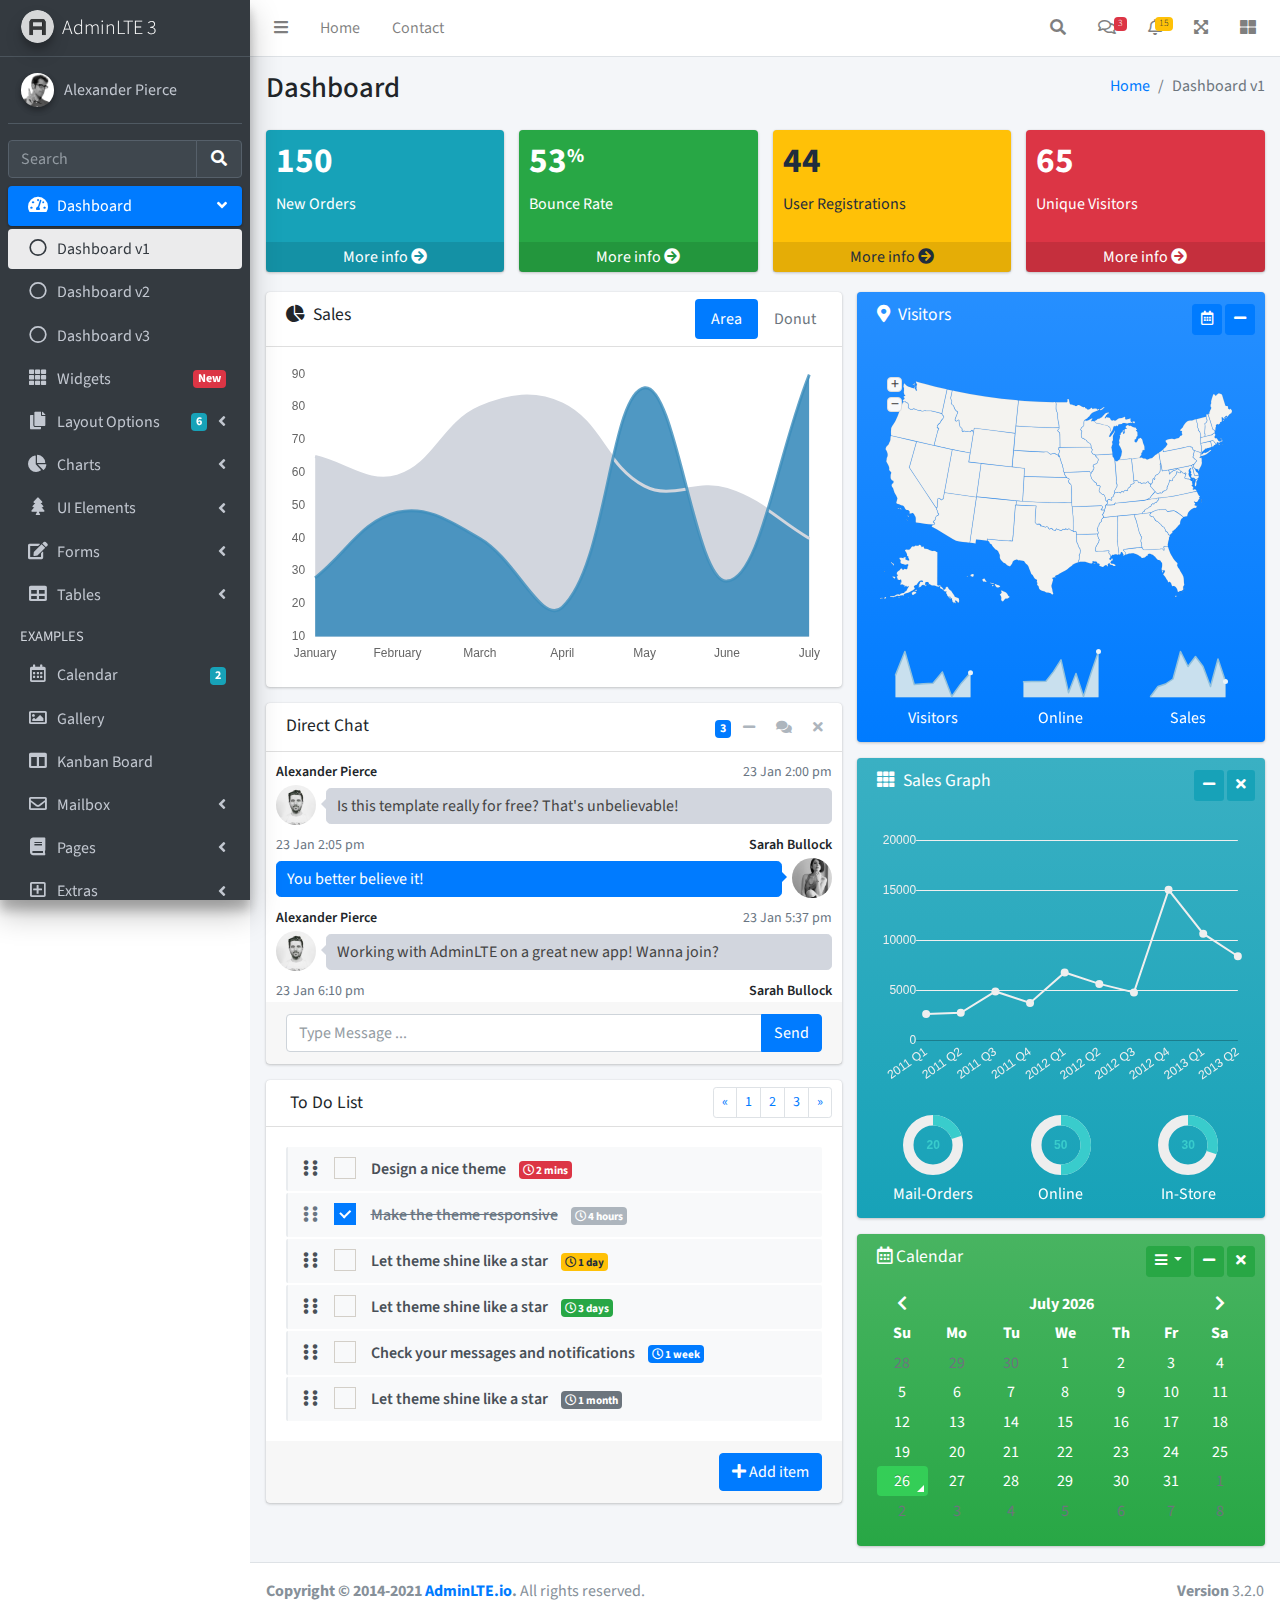
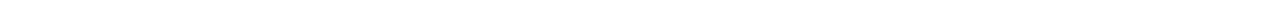
<file: shop/src/main/webapp/resources/adminlte/index.html>
<!DOCTYPE html>
<html lang="en">
<head>
  <meta charset="utf-8">
  <meta name="viewport" content="width=device-width, initial-scale=1">
  <title>AdminLTE 3 | Dashboard</title>

  <!-- Google Font: Source Sans Pro -->
  <link rel="stylesheet" href="https://fonts.googleapis.com/css?family=Source+Sans+Pro:300,400,400i,700&display=fallback">
  <!-- Font Awesome -->
  <link rel="stylesheet" href="plugins/fontawesome-free/css/all.min.css">
  <!-- Ionicons -->
  <link rel="stylesheet" href="https://code.ionicframework.com/ionicons/2.0.1/css/ionicons.min.css">
  <!-- Tempusdominus Bootstrap 4 -->
  <link rel="stylesheet" href="plugins/tempusdominus-bootstrap-4/css/tempusdominus-bootstrap-4.min.css">
  <!-- iCheck -->
  <link rel="stylesheet" href="plugins/icheck-bootstrap/icheck-bootstrap.min.css">
  <!-- JQVMap -->
  <link rel="stylesheet" href="plugins/jqvmap/jqvmap.min.css">
  <!-- Theme style -->
  <link rel="stylesheet" href="dist/css/adminlte.min.css">
  <!-- overlayScrollbars -->
  <link rel="stylesheet" href="plugins/overlayScrollbars/css/OverlayScrollbars.min.css">
  <!-- Daterange picker -->
  <link rel="stylesheet" href="plugins/daterangepicker/daterangepicker.css">
  <!-- summernote -->
  <link rel="stylesheet" href="plugins/summernote/summernote-bs4.min.css">
</head>
<body class="hold-transition sidebar-mini layout-fixed">
<div class="wrapper">

  <!-- Preloader -->
  <div class="preloader flex-column justify-content-center align-items-center">
    <img class="animation__shake" src="dist/img/AdminLTELogo.png" alt="AdminLTELogo" height="60" width="60">
  </div>

  <!-- Navbar -->
  <nav class="main-header navbar navbar-expand navbar-white navbar-light">
    <!-- Left navbar links -->
    <ul class="navbar-nav">
      <li class="nav-item">
        <a class="nav-link" data-widget="pushmenu" href="#" role="button"><i class="fas fa-bars"></i></a>
      </li>
      <li class="nav-item d-none d-sm-inline-block">
        <a href="index3.html" class="nav-link">Home</a>
      </li>
      <li class="nav-item d-none d-sm-inline-block">
        <a href="#" class="nav-link">Contact</a>
      </li>
    </ul>

    <!-- Right navbar links -->
    <ul class="navbar-nav ml-auto">
      <!-- Navbar Search -->
      <li class="nav-item">
        <a class="nav-link" data-widget="navbar-search" href="#" role="button">
          <i class="fas fa-search"></i>
        </a>
        <div class="navbar-search-block">
          <form class="form-inline">
            <div class="input-group input-group-sm">
              <input class="form-control form-control-navbar" type="search" placeholder="Search" aria-label="Search">
              <div class="input-group-append">
                <button class="btn btn-navbar" type="submit">
                  <i class="fas fa-search"></i>
                </button>
                <button class="btn btn-navbar" type="button" data-widget="navbar-search">
                  <i class="fas fa-times"></i>
                </button>
              </div>
            </div>
          </form>
        </div>
      </li>

      <!-- Messages Dropdown Menu -->
      <li class="nav-item dropdown">
        <a class="nav-link" data-toggle="dropdown" href="#">
          <i class="far fa-comments"></i>
          <span class="badge badge-danger navbar-badge">3</span>
        </a>
        <div class="dropdown-menu dropdown-menu-lg dropdown-menu-right">
          <a href="#" class="dropdown-item">
            <!-- Message Start -->
            <div class="media">
              <img src="dist/img/user1-128x128.jpg" alt="User Avatar" class="img-size-50 mr-3 img-circle">
              <div class="media-body">
                <h3 class="dropdown-item-title">
                  Brad Diesel
                  <span class="float-right text-sm text-danger"><i class="fas fa-star"></i></span>
                </h3>
                <p class="text-sm">Call me whenever you can...</p>
                <p class="text-sm text-muted"><i class="far fa-clock mr-1"></i> 4 Hours Ago</p>
              </div>
            </div>
            <!-- Message End -->
          </a>
          <div class="dropdown-divider"></div>
          <a href="#" class="dropdown-item">
            <!-- Message Start -->
            <div class="media">
              <img src="dist/img/user8-128x128.jpg" alt="User Avatar" class="img-size-50 img-circle mr-3">
              <div class="media-body">
                <h3 class="dropdown-item-title">
                  John Pierce
                  <span class="float-right text-sm text-muted"><i class="fas fa-star"></i></span>
                </h3>
                <p class="text-sm">I got your message bro</p>
                <p class="text-sm text-muted"><i class="far fa-clock mr-1"></i> 4 Hours Ago</p>
              </div>
            </div>
            <!-- Message End -->
          </a>
          <div class="dropdown-divider"></div>
          <a href="#" class="dropdown-item">
            <!-- Message Start -->
            <div class="media">
              <img src="dist/img/user3-128x128.jpg" alt="User Avatar" class="img-size-50 img-circle mr-3">
              <div class="media-body">
                <h3 class="dropdown-item-title">
                  Nora Silvester
                  <span class="float-right text-sm text-warning"><i class="fas fa-star"></i></span>
                </h3>
                <p class="text-sm">The subject goes here</p>
                <p class="text-sm text-muted"><i class="far fa-clock mr-1"></i> 4 Hours Ago</p>
              </div>
            </div>
            <!-- Message End -->
          </a>
          <div class="dropdown-divider"></div>
          <a href="#" class="dropdown-item dropdown-footer">See All Messages</a>
        </div>
      </li>
      <!-- Notifications Dropdown Menu -->
      <li class="nav-item dropdown">
        <a class="nav-link" data-toggle="dropdown" href="#">
          <i class="far fa-bell"></i>
          <span class="badge badge-warning navbar-badge">15</span>
        </a>
        <div class="dropdown-menu dropdown-menu-lg dropdown-menu-right">
          <span class="dropdown-item dropdown-header">15 Notifications</span>
          <div class="dropdown-divider"></div>
          <a href="#" class="dropdown-item">
            <i class="fas fa-envelope mr-2"></i> 4 new messages
            <span class="float-right text-muted text-sm">3 mins</span>
          </a>
          <div class="dropdown-divider"></div>
          <a href="#" class="dropdown-item">
            <i class="fas fa-users mr-2"></i> 8 friend requests
            <span class="float-right text-muted text-sm">12 hours</span>
          </a>
          <div class="dropdown-divider"></div>
          <a href="#" class="dropdown-item">
            <i class="fas fa-file mr-2"></i> 3 new reports
            <span class="float-right text-muted text-sm">2 days</span>
          </a>
          <div class="dropdown-divider"></div>
          <a href="#" class="dropdown-item dropdown-footer">See All Notifications</a>
        </div>
      </li>
      <li class="nav-item">
        <a class="nav-link" data-widget="fullscreen" href="#" role="button">
          <i class="fas fa-expand-arrows-alt"></i>
        </a>
      </li>
      <li class="nav-item">
        <a class="nav-link" data-widget="control-sidebar" data-controlsidebar-slide="true" href="#" role="button">
          <i class="fas fa-th-large"></i>
        </a>
      </li>
    </ul>
  </nav>
  <!-- /.navbar -->

  <!-- Main Sidebar Container -->
  <aside class="main-sidebar sidebar-dark-primary elevation-4">
    <!-- Brand Logo -->
    <a href="index3.html" class="brand-link">
      <img src="dist/img/AdminLTELogo.png" alt="AdminLTE Logo" class="brand-image img-circle elevation-3" style="opacity: .8">
      <span class="brand-text font-weight-light">AdminLTE 3</span>
    </a>

    <!-- Sidebar -->
    <div class="sidebar">
      <!-- Sidebar user panel (optional) -->
      <div class="user-panel mt-3 pb-3 mb-3 d-flex">
        <div class="image">
          <img src="dist/img/user2-160x160.jpg" class="img-circle elevation-2" alt="User Image">
        </div>
        <div class="info">
          <a href="#" class="d-block">Alexander Pierce</a>
        </div>
      </div>

      <!-- SidebarSearch Form -->
      <div class="form-inline">
        <div class="input-group" data-widget="sidebar-search">
          <input class="form-control form-control-sidebar" type="search" placeholder="Search" aria-label="Search">
          <div class="input-group-append">
            <button class="btn btn-sidebar">
              <i class="fas fa-search fa-fw"></i>
            </button>
          </div>
        </div>
      </div>

      <!-- Sidebar Menu -->
      <nav class="mt-2">
        <ul class="nav nav-pills nav-sidebar flex-column" data-widget="treeview" role="menu" data-accordion="false">
          <!-- Add icons to the links using the .nav-icon class
               with font-awesome or any other icon font library -->
          <li class="nav-item menu-open">
            <a href="#" class="nav-link active">
              <i class="nav-icon fas fa-tachometer-alt"></i>
              <p>
                Dashboard
                <i class="right fas fa-angle-left"></i>
              </p>
            </a>
            <ul class="nav nav-treeview">
              <li class="nav-item">
                <a href="./index.html" class="nav-link active">
                  <i class="far fa-circle nav-icon"></i>
                  <p>Dashboard v1</p>
                </a>
              </li>
              <li class="nav-item">
                <a href="./index2.html" class="nav-link">
                  <i class="far fa-circle nav-icon"></i>
                  <p>Dashboard v2</p>
                </a>
              </li>
              <li class="nav-item">
                <a href="./index3.html" class="nav-link">
                  <i class="far fa-circle nav-icon"></i>
                  <p>Dashboard v3</p>
                </a>
              </li>
            </ul>
          </li>
          <li class="nav-item">
            <a href="pages/widgets.html" class="nav-link">
              <i class="nav-icon fas fa-th"></i>
              <p>
                Widgets
                <span class="right badge badge-danger">New</span>
              </p>
            </a>
          </li>
          <li class="nav-item">
            <a href="#" class="nav-link">
              <i class="nav-icon fas fa-copy"></i>
              <p>
                Layout Options
                <i class="fas fa-angle-left right"></i>
                <span class="badge badge-info right">6</span>
              </p>
            </a>
            <ul class="nav nav-treeview">
              <li class="nav-item">
                <a href="pages/layout/top-nav.html" class="nav-link">
                  <i class="far fa-circle nav-icon"></i>
                  <p>Top Navigation</p>
                </a>
              </li>
              <li class="nav-item">
                <a href="pages/layout/top-nav-sidebar.html" class="nav-link">
                  <i class="far fa-circle nav-icon"></i>
                  <p>Top Navigation + Sidebar</p>
                </a>
              </li>
              <li class="nav-item">
                <a href="pages/layout/boxed.html" class="nav-link">
                  <i class="far fa-circle nav-icon"></i>
                  <p>Boxed</p>
                </a>
              </li>
              <li class="nav-item">
                <a href="pages/layout/fixed-sidebar.html" class="nav-link">
                  <i class="far fa-circle nav-icon"></i>
                  <p>Fixed Sidebar</p>
                </a>
              </li>
              <li class="nav-item">
                <a href="pages/layout/fixed-sidebar-custom.html" class="nav-link">
                  <i class="far fa-circle nav-icon"></i>
                  <p>Fixed Sidebar <small>+ Custom Area</small></p>
                </a>
              </li>
              <li class="nav-item">
                <a href="pages/layout/fixed-topnav.html" class="nav-link">
                  <i class="far fa-circle nav-icon"></i>
                  <p>Fixed Navbar</p>
                </a>
              </li>
              <li class="nav-item">
                <a href="pages/layout/fixed-footer.html" class="nav-link">
                  <i class="far fa-circle nav-icon"></i>
                  <p>Fixed Footer</p>
                </a>
              </li>
              <li class="nav-item">
                <a href="pages/layout/collapsed-sidebar.html" class="nav-link">
                  <i class="far fa-circle nav-icon"></i>
                  <p>Collapsed Sidebar</p>
                </a>
              </li>
            </ul>
          </li>
          <li class="nav-item">
            <a href="#" class="nav-link">
              <i class="nav-icon fas fa-chart-pie"></i>
              <p>
                Charts
                <i class="right fas fa-angle-left"></i>
              </p>
            </a>
            <ul class="nav nav-treeview">
              <li class="nav-item">
                <a href="pages/charts/chartjs.html" class="nav-link">
                  <i class="far fa-circle nav-icon"></i>
                  <p>ChartJS</p>
                </a>
              </li>
              <li class="nav-item">
                <a href="pages/charts/flot.html" class="nav-link">
                  <i class="far fa-circle nav-icon"></i>
                  <p>Flot</p>
                </a>
              </li>
              <li class="nav-item">
                <a href="pages/charts/inline.html" class="nav-link">
                  <i class="far fa-circle nav-icon"></i>
                  <p>Inline</p>
                </a>
              </li>
              <li class="nav-item">
                <a href="pages/charts/uplot.html" class="nav-link">
                  <i class="far fa-circle nav-icon"></i>
                  <p>uPlot</p>
                </a>
              </li>
            </ul>
          </li>
          <li class="nav-item">
            <a href="#" class="nav-link">
              <i class="nav-icon fas fa-tree"></i>
              <p>
                UI Elements
                <i class="fas fa-angle-left right"></i>
              </p>
            </a>
            <ul class="nav nav-treeview">
              <li class="nav-item">
                <a href="pages/UI/general.html" class="nav-link">
                  <i class="far fa-circle nav-icon"></i>
                  <p>General</p>
                </a>
              </li>
              <li class="nav-item">
                <a href="pages/UI/icons.html" class="nav-link">
                  <i class="far fa-circle nav-icon"></i>
                  <p>Icons</p>
                </a>
              </li>
              <li class="nav-item">
                <a href="pages/UI/buttons.html" class="nav-link">
                  <i class="far fa-circle nav-icon"></i>
                  <p>Buttons</p>
                </a>
              </li>
              <li class="nav-item">
                <a href="pages/UI/sliders.html" class="nav-link">
                  <i class="far fa-circle nav-icon"></i>
                  <p>Sliders</p>
                </a>
              </li>
              <li class="nav-item">
                <a href="pages/UI/modals.html" class="nav-link">
                  <i class="far fa-circle nav-icon"></i>
                  <p>Modals & Alerts</p>
                </a>
              </li>
              <li class="nav-item">
                <a href="pages/UI/navbar.html" class="nav-link">
                  <i class="far fa-circle nav-icon"></i>
                  <p>Navbar & Tabs</p>
                </a>
              </li>
              <li class="nav-item">
                <a href="pages/UI/timeline.html" class="nav-link">
                  <i class="far fa-circle nav-icon"></i>
                  <p>Timeline</p>
                </a>
              </li>
              <li class="nav-item">
                <a href="pages/UI/ribbons.html" class="nav-link">
                  <i class="far fa-circle nav-icon"></i>
                  <p>Ribbons</p>
                </a>
              </li>
            </ul>
          </li>
          <li class="nav-item">
            <a href="#" class="nav-link">
              <i class="nav-icon fas fa-edit"></i>
              <p>
                Forms
                <i class="fas fa-angle-left right"></i>
              </p>
            </a>
            <ul class="nav nav-treeview">
              <li class="nav-item">
                <a href="pages/forms/general.html" class="nav-link">
                  <i class="far fa-circle nav-icon"></i>
                  <p>General Elements</p>
                </a>
              </li>
              <li class="nav-item">
                <a href="pages/forms/advanced.html" class="nav-link">
                  <i class="far fa-circle nav-icon"></i>
                  <p>Advanced Elements</p>
                </a>
              </li>
              <li class="nav-item">
                <a href="pages/forms/editors.html" class="nav-link">
                  <i class="far fa-circle nav-icon"></i>
                  <p>Editors</p>
                </a>
              </li>
              <li class="nav-item">
                <a href="pages/forms/validation.html" class="nav-link">
                  <i class="far fa-circle nav-icon"></i>
                  <p>Validation</p>
                </a>
              </li>
            </ul>
          </li>
          <li class="nav-item">
            <a href="#" class="nav-link">
              <i class="nav-icon fas fa-table"></i>
              <p>
                Tables
                <i class="fas fa-angle-left right"></i>
              </p>
            </a>
            <ul class="nav nav-treeview">
              <li class="nav-item">
                <a href="pages/tables/simple.html" class="nav-link">
                  <i class="far fa-circle nav-icon"></i>
                  <p>Simple Tables</p>
                </a>
              </li>
              <li class="nav-item">
                <a href="pages/tables/data.html" class="nav-link">
                  <i class="far fa-circle nav-icon"></i>
                  <p>DataTables</p>
                </a>
              </li>
              <li class="nav-item">
                <a href="pages/tables/jsgrid.html" class="nav-link">
                  <i class="far fa-circle nav-icon"></i>
                  <p>jsGrid</p>
                </a>
              </li>
            </ul>
          </li>
          <li class="nav-header">EXAMPLES</li>
          <li class="nav-item">
            <a href="pages/calendar.html" class="nav-link">
              <i class="nav-icon far fa-calendar-alt"></i>
              <p>
                Calendar
                <span class="badge badge-info right">2</span>
              </p>
            </a>
          </li>
          <li class="nav-item">
            <a href="pages/gallery.html" class="nav-link">
              <i class="nav-icon far fa-image"></i>
              <p>
                Gallery
              </p>
            </a>
          </li>
          <li class="nav-item">
            <a href="pages/kanban.html" class="nav-link">
              <i class="nav-icon fas fa-columns"></i>
              <p>
                Kanban Board
              </p>
            </a>
          </li>
          <li class="nav-item">
            <a href="#" class="nav-link">
              <i class="nav-icon far fa-envelope"></i>
              <p>
                Mailbox
                <i class="fas fa-angle-left right"></i>
              </p>
            </a>
            <ul class="nav nav-treeview">
              <li class="nav-item">
                <a href="pages/mailbox/mailbox.html" class="nav-link">
                  <i class="far fa-circle nav-icon"></i>
                  <p>Inbox</p>
                </a>
              </li>
              <li class="nav-item">
                <a href="pages/mailbox/compose.html" class="nav-link">
                  <i class="far fa-circle nav-icon"></i>
                  <p>Compose</p>
                </a>
              </li>
              <li class="nav-item">
                <a href="pages/mailbox/read-mail.html" class="nav-link">
                  <i class="far fa-circle nav-icon"></i>
                  <p>Read</p>
                </a>
              </li>
            </ul>
          </li>
          <li class="nav-item">
            <a href="#" class="nav-link">
              <i class="nav-icon fas fa-book"></i>
              <p>
                Pages
                <i class="fas fa-angle-left right"></i>
              </p>
            </a>
            <ul class="nav nav-treeview">
              <li class="nav-item">
                <a href="pages/examples/invoice.html" class="nav-link">
                  <i class="far fa-circle nav-icon"></i>
                  <p>Invoice</p>
                </a>
              </li>
              <li class="nav-item">
                <a href="pages/examples/profile.html" class="nav-link">
                  <i class="far fa-circle nav-icon"></i>
                  <p>Profile</p>
                </a>
              </li>
              <li class="nav-item">
                <a href="pages/examples/e-commerce.html" class="nav-link">
                  <i class="far fa-circle nav-icon"></i>
                  <p>E-commerce</p>
                </a>
              </li>
              <li class="nav-item">
                <a href="pages/examples/projects.html" class="nav-link">
                  <i class="far fa-circle nav-icon"></i>
                  <p>Projects</p>
                </a>
              </li>
              <li class="nav-item">
                <a href="pages/examples/project-add.html" class="nav-link">
                  <i class="far fa-circle nav-icon"></i>
                  <p>Project Add</p>
                </a>
              </li>
              <li class="nav-item">
                <a href="pages/examples/project-edit.html" class="nav-link">
                  <i class="far fa-circle nav-icon"></i>
                  <p>Project Edit</p>
                </a>
              </li>
              <li class="nav-item">
                <a href="pages/examples/project-detail.html" class="nav-link">
                  <i class="far fa-circle nav-icon"></i>
                  <p>Project Detail</p>
                </a>
              </li>
              <li class="nav-item">
                <a href="pages/examples/contacts.html" class="nav-link">
                  <i class="far fa-circle nav-icon"></i>
                  <p>Contacts</p>
                </a>
              </li>
              <li class="nav-item">
                <a href="pages/examples/faq.html" class="nav-link">
                  <i class="far fa-circle nav-icon"></i>
                  <p>FAQ</p>
                </a>
              </li>
              <li class="nav-item">
                <a href="pages/examples/contact-us.html" class="nav-link">
                  <i class="far fa-circle nav-icon"></i>
                  <p>Contact us</p>
                </a>
              </li>
            </ul>
          </li>
          <li class="nav-item">
            <a href="#" class="nav-link">
              <i class="nav-icon far fa-plus-square"></i>
              <p>
                Extras
                <i class="fas fa-angle-left right"></i>
              </p>
            </a>
            <ul class="nav nav-treeview">
              <li class="nav-item">
                <a href="#" class="nav-link">
                  <i class="far fa-circle nav-icon"></i>
                  <p>
                    Login & Register v1
                    <i class="fas fa-angle-left right"></i>
                  </p>
                </a>
                <ul class="nav nav-treeview">
                  <li class="nav-item">
                    <a href="pages/examples/login.html" class="nav-link">
                      <i class="far fa-circle nav-icon"></i>
                      <p>Login v1</p>
                    </a>
                  </li>
                  <li class="nav-item">
                    <a href="pages/examples/register.html" class="nav-link">
                      <i class="far fa-circle nav-icon"></i>
                      <p>Register v1</p>
                    </a>
                  </li>
                  <li class="nav-item">
                    <a href="pages/examples/forgot-password.html" class="nav-link">
                      <i class="far fa-circle nav-icon"></i>
                      <p>Forgot Password v1</p>
                    </a>
                  </li>
                  <li class="nav-item">
                    <a href="pages/examples/recover-password.html" class="nav-link">
                      <i class="far fa-circle nav-icon"></i>
                      <p>Recover Password v1</p>
                    </a>
                  </li>
                </ul>
              </li>
              <li class="nav-item">
                <a href="#" class="nav-link">
                  <i class="far fa-circle nav-icon"></i>
                  <p>
                    Login & Register v2
                    <i class="fas fa-angle-left right"></i>
                  </p>
                </a>
                <ul class="nav nav-treeview">
                  <li class="nav-item">
                    <a href="pages/examples/login-v2.html" class="nav-link">
                      <i class="far fa-circle nav-icon"></i>
                      <p>Login v2</p>
                    </a>
                  </li>
                  <li class="nav-item">
                    <a href="pages/examples/register-v2.html" class="nav-link">
                      <i class="far fa-circle nav-icon"></i>
                      <p>Register v2</p>
                    </a>
                  </li>
                  <li class="nav-item">
                    <a href="pages/examples/forgot-password-v2.html" class="nav-link">
                      <i class="far fa-circle nav-icon"></i>
                      <p>Forgot Password v2</p>
                    </a>
                  </li>
                  <li class="nav-item">
                    <a href="pages/examples/recover-password-v2.html" class="nav-link">
                      <i class="far fa-circle nav-icon"></i>
                      <p>Recover Password v2</p>
                    </a>
                  </li>
                </ul>
              </li>
              <li class="nav-item">
                <a href="pages/examples/lockscreen.html" class="nav-link">
                  <i class="far fa-circle nav-icon"></i>
                  <p>Lockscreen</p>
                </a>
              </li>
              <li class="nav-item">
                <a href="pages/examples/legacy-user-menu.html" class="nav-link">
                  <i class="far fa-circle nav-icon"></i>
                  <p>Legacy User Menu</p>
                </a>
              </li>
              <li class="nav-item">
                <a href="pages/examples/language-menu.html" class="nav-link">
                  <i class="far fa-circle nav-icon"></i>
                  <p>Language Menu</p>
                </a>
              </li>
              <li class="nav-item">
                <a href="pages/examples/404.html" class="nav-link">
                  <i class="far fa-circle nav-icon"></i>
                  <p>Error 404</p>
                </a>
              </li>
              <li class="nav-item">
                <a href="pages/examples/500.html" class="nav-link">
                  <i class="far fa-circle nav-icon"></i>
                  <p>Error 500</p>
                </a>
              </li>
              <li class="nav-item">
                <a href="pages/examples/pace.html" class="nav-link">
                  <i class="far fa-circle nav-icon"></i>
                  <p>Pace</p>
                </a>
              </li>
              <li class="nav-item">
                <a href="pages/examples/blank.html" class="nav-link">
                  <i class="far fa-circle nav-icon"></i>
                  <p>Blank Page</p>
                </a>
              </li>
              <li class="nav-item">
                <a href="starter.html" class="nav-link">
                  <i class="far fa-circle nav-icon"></i>
                  <p>Starter Page</p>
                </a>
              </li>
            </ul>
          </li>
          <li class="nav-item">
            <a href="#" class="nav-link">
              <i class="nav-icon fas fa-search"></i>
              <p>
                Search
                <i class="fas fa-angle-left right"></i>
              </p>
            </a>
            <ul class="nav nav-treeview">
              <li class="nav-item">
                <a href="pages/search/simple.html" class="nav-link">
                  <i class="far fa-circle nav-icon"></i>
                  <p>Simple Search</p>
                </a>
              </li>
              <li class="nav-item">
                <a href="pages/search/enhanced.html" class="nav-link">
                  <i class="far fa-circle nav-icon"></i>
                  <p>Enhanced</p>
                </a>
              </li>
            </ul>
          </li>
          <li class="nav-header">MISCELLANEOUS</li>
          <li class="nav-item">
            <a href="iframe.html" class="nav-link">
              <i class="nav-icon fas fa-ellipsis-h"></i>
              <p>Tabbed IFrame Plugin</p>
            </a>
          </li>
          <li class="nav-item">
            <a href="https://adminlte.io/docs/3.1/" class="nav-link">
              <i class="nav-icon fas fa-file"></i>
              <p>Documentation</p>
            </a>
          </li>
          <li class="nav-header">MULTI LEVEL EXAMPLE</li>
          <li class="nav-item">
            <a href="#" class="nav-link">
              <i class="fas fa-circle nav-icon"></i>
              <p>Level 1</p>
            </a>
          </li>
          <li class="nav-item">
            <a href="#" class="nav-link">
              <i class="nav-icon fas fa-circle"></i>
              <p>
                Level 1
                <i class="right fas fa-angle-left"></i>
              </p>
            </a>
            <ul class="nav nav-treeview">
              <li class="nav-item">
                <a href="#" class="nav-link">
                  <i class="far fa-circle nav-icon"></i>
                  <p>Level 2</p>
                </a>
              </li>
              <li class="nav-item">
                <a href="#" class="nav-link">
                  <i class="far fa-circle nav-icon"></i>
                  <p>
                    Level 2
                    <i class="right fas fa-angle-left"></i>
                  </p>
                </a>
                <ul class="nav nav-treeview">
                  <li class="nav-item">
                    <a href="#" class="nav-link">
                      <i class="far fa-dot-circle nav-icon"></i>
                      <p>Level 3</p>
                    </a>
                  </li>
                  <li class="nav-item">
                    <a href="#" class="nav-link">
                      <i class="far fa-dot-circle nav-icon"></i>
                      <p>Level 3</p>
                    </a>
                  </li>
                  <li class="nav-item">
                    <a href="#" class="nav-link">
                      <i class="far fa-dot-circle nav-icon"></i>
                      <p>Level 3</p>
                    </a>
                  </li>
                </ul>
              </li>
              <li class="nav-item">
                <a href="#" class="nav-link">
                  <i class="far fa-circle nav-icon"></i>
                  <p>Level 2</p>
                </a>
              </li>
            </ul>
          </li>
          <li class="nav-item">
            <a href="#" class="nav-link">
              <i class="fas fa-circle nav-icon"></i>
              <p>Level 1</p>
            </a>
          </li>
          <li class="nav-header">LABELS</li>
          <li class="nav-item">
            <a href="#" class="nav-link">
              <i class="nav-icon far fa-circle text-danger"></i>
              <p class="text">Important</p>
            </a>
          </li>
          <li class="nav-item">
            <a href="#" class="nav-link">
              <i class="nav-icon far fa-circle text-warning"></i>
              <p>Warning</p>
            </a>
          </li>
          <li class="nav-item">
            <a href="#" class="nav-link">
              <i class="nav-icon far fa-circle text-info"></i>
              <p>Informational</p>
            </a>
          </li>
        </ul>
      </nav>
      <!-- /.sidebar-menu -->
    </div>
    <!-- /.sidebar -->
  </aside>

  <!-- Content Wrapper. Contains page content -->
  <div class="content-wrapper">
    <!-- Content Header (Page header) -->
    <div class="content-header">
      <div class="container-fluid">
        <div class="row mb-2">
          <div class="col-sm-6">
            <h1 class="m-0">Dashboard</h1>
          </div><!-- /.col -->
          <div class="col-sm-6">
            <ol class="breadcrumb float-sm-right">
              <li class="breadcrumb-item"><a href="#">Home</a></li>
              <li class="breadcrumb-item active">Dashboard v1</li>
            </ol>
          </div><!-- /.col -->
        </div><!-- /.row -->
      </div><!-- /.container-fluid -->
    </div>
    <!-- /.content-header -->

    <!-- Main content -->
    <section class="content">
      <div class="container-fluid">
        <!-- Small boxes (Stat box) -->
        <div class="row">
          <div class="col-lg-3 col-6">
            <!-- small box -->
            <div class="small-box bg-info">
              <div class="inner">
                <h3>150</h3>

                <p>New Orders</p>
              </div>
              <div class="icon">
                <i class="ion ion-bag"></i>
              </div>
              <a href="#" class="small-box-footer">More info <i class="fas fa-arrow-circle-right"></i></a>
            </div>
          </div>
          <!-- ./col -->
          <div class="col-lg-3 col-6">
            <!-- small box -->
            <div class="small-box bg-success">
              <div class="inner">
                <h3>53<sup style="font-size: 20px">%</sup></h3>

                <p>Bounce Rate</p>
              </div>
              <div class="icon">
                <i class="ion ion-stats-bars"></i>
              </div>
              <a href="#" class="small-box-footer">More info <i class="fas fa-arrow-circle-right"></i></a>
            </div>
          </div>
          <!-- ./col -->
          <div class="col-lg-3 col-6">
            <!-- small box -->
            <div class="small-box bg-warning">
              <div class="inner">
                <h3>44</h3>

                <p>User Registrations</p>
              </div>
              <div class="icon">
                <i class="ion ion-person-add"></i>
              </div>
              <a href="#" class="small-box-footer">More info <i class="fas fa-arrow-circle-right"></i></a>
            </div>
          </div>
          <!-- ./col -->
          <div class="col-lg-3 col-6">
            <!-- small box -->
            <div class="small-box bg-danger">
              <div class="inner">
                <h3>65</h3>

                <p>Unique Visitors</p>
              </div>
              <div class="icon">
                <i class="ion ion-pie-graph"></i>
              </div>
              <a href="#" class="small-box-footer">More info <i class="fas fa-arrow-circle-right"></i></a>
            </div>
          </div>
          <!-- ./col -->
        </div>
        <!-- /.row -->
        <!-- Main row -->
        <div class="row">
          <!-- Left col -->
          <section class="col-lg-7 connectedSortable">
            <!-- Custom tabs (Charts with tabs)-->
            <div class="card">
              <div class="card-header">
                <h3 class="card-title">
                  <i class="fas fa-chart-pie mr-1"></i>
                  Sales
                </h3>
                <div class="card-tools">
                  <ul class="nav nav-pills ml-auto">
                    <li class="nav-item">
                      <a class="nav-link active" href="#revenue-chart" data-toggle="tab">Area</a>
                    </li>
                    <li class="nav-item">
                      <a class="nav-link" href="#sales-chart" data-toggle="tab">Donut</a>
                    </li>
                  </ul>
                </div>
              </div><!-- /.card-header -->
              <div class="card-body">
                <div class="tab-content p-0">
                  <!-- Morris chart - Sales -->
                  <div class="chart tab-pane active" id="revenue-chart"
                       style="position: relative; height: 300px;">
                      <canvas id="revenue-chart-canvas" height="300" style="height: 300px;"></canvas>
                   </div>
                  <div class="chart tab-pane" id="sales-chart" style="position: relative; height: 300px;">
                    <canvas id="sales-chart-canvas" height="300" style="height: 300px;"></canvas>
                  </div>
                </div>
              </div><!-- /.card-body -->
            </div>
            <!-- /.card -->

            <!-- DIRECT CHAT -->
            <div class="card direct-chat direct-chat-primary">
              <div class="card-header">
                <h3 class="card-title">Direct Chat</h3>

                <div class="card-tools">
                  <span title="3 New Messages" class="badge badge-primary">3</span>
                  <button type="button" class="btn btn-tool" data-card-widget="collapse">
                    <i class="fas fa-minus"></i>
                  </button>
                  <button type="button" class="btn btn-tool" title="Contacts" data-widget="chat-pane-toggle">
                    <i class="fas fa-comments"></i>
                  </button>
                  <button type="button" class="btn btn-tool" data-card-widget="remove">
                    <i class="fas fa-times"></i>
                  </button>
                </div>
              </div>
              <!-- /.card-header -->
              <div class="card-body">
                <!-- Conversations are loaded here -->
                <div class="direct-chat-messages">
                  <!-- Message. Default to the left -->
                  <div class="direct-chat-msg">
                    <div class="direct-chat-infos clearfix">
                      <span class="direct-chat-name float-left">Alexander Pierce</span>
                      <span class="direct-chat-timestamp float-right">23 Jan 2:00 pm</span>
                    </div>
                    <!-- /.direct-chat-infos -->
                    <img class="direct-chat-img" src="dist/img/user1-128x128.jpg" alt="message user image">
                    <!-- /.direct-chat-img -->
                    <div class="direct-chat-text">
                      Is this template really for free? That's unbelievable!
                    </div>
                    <!-- /.direct-chat-text -->
                  </div>
                  <!-- /.direct-chat-msg -->

                  <!-- Message to the right -->
                  <div class="direct-chat-msg right">
                    <div class="direct-chat-infos clearfix">
                      <span class="direct-chat-name float-right">Sarah Bullock</span>
                      <span class="direct-chat-timestamp float-left">23 Jan 2:05 pm</span>
                    </div>
                    <!-- /.direct-chat-infos -->
                    <img class="direct-chat-img" src="dist/img/user3-128x128.jpg" alt="message user image">
                    <!-- /.direct-chat-img -->
                    <div class="direct-chat-text">
                      You better believe it!
                    </div>
                    <!-- /.direct-chat-text -->
                  </div>
                  <!-- /.direct-chat-msg -->

                  <!-- Message. Default to the left -->
                  <div class="direct-chat-msg">
                    <div class="direct-chat-infos clearfix">
                      <span class="direct-chat-name float-left">Alexander Pierce</span>
                      <span class="direct-chat-timestamp float-right">23 Jan 5:37 pm</span>
                    </div>
                    <!-- /.direct-chat-infos -->
                    <img class="direct-chat-img" src="dist/img/user1-128x128.jpg" alt="message user image">
                    <!-- /.direct-chat-img -->
                    <div class="direct-chat-text">
                      Working with AdminLTE on a great new app! Wanna join?
                    </div>
                    <!-- /.direct-chat-text -->
                  </div>
                  <!-- /.direct-chat-msg -->

                  <!-- Message to the right -->
                  <div class="direct-chat-msg right">
                    <div class="direct-chat-infos clearfix">
                      <span class="direct-chat-name float-right">Sarah Bullock</span>
                      <span class="direct-chat-timestamp float-left">23 Jan 6:10 pm</span>
                    </div>
                    <!-- /.direct-chat-infos -->
                    <img class="direct-chat-img" src="dist/img/user3-128x128.jpg" alt="message user image">
                    <!-- /.direct-chat-img -->
                    <div class="direct-chat-text">
                      I would love to.
                    </div>
                    <!-- /.direct-chat-text -->
                  </div>
                  <!-- /.direct-chat-msg -->

                </div>
                <!--/.direct-chat-messages-->

                <!-- Contacts are loaded here -->
                <div class="direct-chat-contacts">
                  <ul class="contacts-list">
                    <li>
                      <a href="#">
                        <img class="contacts-list-img" src="dist/img/user1-128x128.jpg" alt="User Avatar">

                        <div class="contacts-list-info">
                          <span class="contacts-list-name">
                            Count Dracula
                            <small class="contacts-list-date float-right">2/28/2015</small>
                          </span>
                          <span class="contacts-list-msg">How have you been? I was...</span>
                        </div>
                        <!-- /.contacts-list-info -->
                      </a>
                    </li>
                    <!-- End Contact Item -->
                    <li>
                      <a href="#">
                        <img class="contacts-list-img" src="dist/img/user7-128x128.jpg" alt="User Avatar">

                        <div class="contacts-list-info">
                          <span class="contacts-list-name">
                            Sarah Doe
                            <small class="contacts-list-date float-right">2/23/2015</small>
                          </span>
                          <span class="contacts-list-msg">I will be waiting for...</span>
                        </div>
                        <!-- /.contacts-list-info -->
                      </a>
                    </li>
                    <!-- End Contact Item -->
                    <li>
                      <a href="#">
                        <img class="contacts-list-img" src="dist/img/user3-128x128.jpg" alt="User Avatar">

                        <div class="contacts-list-info">
                          <span class="contacts-list-name">
                            Nadia Jolie
                            <small class="contacts-list-date float-right">2/20/2015</small>
                          </span>
                          <span class="contacts-list-msg">I'll call you back at...</span>
                        </div>
                        <!-- /.contacts-list-info -->
                      </a>
                    </li>
                    <!-- End Contact Item -->
                    <li>
                      <a href="#">
                        <img class="contacts-list-img" src="dist/img/user5-128x128.jpg" alt="User Avatar">

                        <div class="contacts-list-info">
                          <span class="contacts-list-name">
                            Nora S. Vans
                            <small class="contacts-list-date float-right">2/10/2015</small>
                          </span>
                          <span class="contacts-list-msg">Where is your new...</span>
                        </div>
                        <!-- /.contacts-list-info -->
                      </a>
                    </li>
                    <!-- End Contact Item -->
                    <li>
                      <a href="#">
                        <img class="contacts-list-img" src="dist/img/user6-128x128.jpg" alt="User Avatar">

                        <div class="contacts-list-info">
                          <span class="contacts-list-name">
                            John K.
                            <small class="contacts-list-date float-right">1/27/2015</small>
                          </span>
                          <span class="contacts-list-msg">Can I take a look at...</span>
                        </div>
                        <!-- /.contacts-list-info -->
                      </a>
                    </li>
                    <!-- End Contact Item -->
                    <li>
                      <a href="#">
                        <img class="contacts-list-img" src="dist/img/user8-128x128.jpg" alt="User Avatar">

                        <div class="contacts-list-info">
                          <span class="contacts-list-name">
                            Kenneth M.
                            <small class="contacts-list-date float-right">1/4/2015</small>
                          </span>
                          <span class="contacts-list-msg">Never mind I found...</span>
                        </div>
                        <!-- /.contacts-list-info -->
                      </a>
                    </li>
                    <!-- End Contact Item -->
                  </ul>
                  <!-- /.contacts-list -->
                </div>
                <!-- /.direct-chat-pane -->
              </div>
              <!-- /.card-body -->
              <div class="card-footer">
                <form action="#" method="post">
                  <div class="input-group">
                    <input type="text" name="message" placeholder="Type Message ..." class="form-control">
                    <span class="input-group-append">
                      <button type="button" class="btn btn-primary">Send</button>
                    </span>
                  </div>
                </form>
              </div>
              <!-- /.card-footer-->
            </div>
            <!--/.direct-chat -->

            <!-- TO DO List -->
            <div class="card">
              <div class="card-header">
                <h3 class="card-title">
                  <i class="ion ion-clipboard mr-1"></i>
                  To Do List
                </h3>

                <div class="card-tools">
                  <ul class="pagination pagination-sm">
                    <li class="page-item"><a href="#" class="page-link">&laquo;</a></li>
                    <li class="page-item"><a href="#" class="page-link">1</a></li>
                    <li class="page-item"><a href="#" class="page-link">2</a></li>
                    <li class="page-item"><a href="#" class="page-link">3</a></li>
                    <li class="page-item"><a href="#" class="page-link">&raquo;</a></li>
                  </ul>
                </div>
              </div>
              <!-- /.card-header -->
              <div class="card-body">
                <ul class="todo-list" data-widget="todo-list">
                  <li>
                    <!-- drag handle -->
                    <span class="handle">
                      <i class="fas fa-ellipsis-v"></i>
                      <i class="fas fa-ellipsis-v"></i>
                    </span>
                    <!-- checkbox -->
                    <div  class="icheck-primary d-inline ml-2">
                      <input type="checkbox" value="" name="todo1" id="todoCheck1">
                      <label for="todoCheck1"></label>
                    </div>
                    <!-- todo text -->
                    <span class="text">Design a nice theme</span>
                    <!-- Emphasis label -->
                    <small class="badge badge-danger"><i class="far fa-clock"></i> 2 mins</small>
                    <!-- General tools such as edit or delete-->
                    <div class="tools">
                      <i class="fas fa-edit"></i>
                      <i class="fas fa-trash-o"></i>
                    </div>
                  </li>
                  <li>
                    <span class="handle">
                      <i class="fas fa-ellipsis-v"></i>
                      <i class="fas fa-ellipsis-v"></i>
                    </span>
                    <div  class="icheck-primary d-inline ml-2">
                      <input type="checkbox" value="" name="todo2" id="todoCheck2" checked>
                      <label for="todoCheck2"></label>
                    </div>
                    <span class="text">Make the theme responsive</span>
                    <small class="badge badge-info"><i class="far fa-clock"></i> 4 hours</small>
                    <div class="tools">
                      <i class="fas fa-edit"></i>
                      <i class="fas fa-trash-o"></i>
                    </div>
                  </li>
                  <li>
                    <span class="handle">
                      <i class="fas fa-ellipsis-v"></i>
                      <i class="fas fa-ellipsis-v"></i>
                    </span>
                    <div  class="icheck-primary d-inline ml-2">
                      <input type="checkbox" value="" name="todo3" id="todoCheck3">
                      <label for="todoCheck3"></label>
                    </div>
                    <span class="text">Let theme shine like a star</span>
                    <small class="badge badge-warning"><i class="far fa-clock"></i> 1 day</small>
                    <div class="tools">
                      <i class="fas fa-edit"></i>
                      <i class="fas fa-trash-o"></i>
                    </div>
                  </li>
                  <li>
                    <span class="handle">
                      <i class="fas fa-ellipsis-v"></i>
                      <i class="fas fa-ellipsis-v"></i>
                    </span>
                    <div  class="icheck-primary d-inline ml-2">
                      <input type="checkbox" value="" name="todo4" id="todoCheck4">
                      <label for="todoCheck4"></label>
                    </div>
                    <span class="text">Let theme shine like a star</span>
                    <small class="badge badge-success"><i class="far fa-clock"></i> 3 days</small>
                    <div class="tools">
                      <i class="fas fa-edit"></i>
                      <i class="fas fa-trash-o"></i>
                    </div>
                  </li>
                  <li>
                    <span class="handle">
                      <i class="fas fa-ellipsis-v"></i>
                      <i class="fas fa-ellipsis-v"></i>
                    </span>
                    <div  class="icheck-primary d-inline ml-2">
                      <input type="checkbox" value="" name="todo5" id="todoCheck5">
                      <label for="todoCheck5"></label>
                    </div>
                    <span class="text">Check your messages and notifications</span>
                    <small class="badge badge-primary"><i class="far fa-clock"></i> 1 week</small>
                    <div class="tools">
                      <i class="fas fa-edit"></i>
                      <i class="fas fa-trash-o"></i>
                    </div>
                  </li>
                  <li>
                    <span class="handle">
                      <i class="fas fa-ellipsis-v"></i>
                      <i class="fas fa-ellipsis-v"></i>
                    </span>
                    <div  class="icheck-primary d-inline ml-2">
                      <input type="checkbox" value="" name="todo6" id="todoCheck6">
                      <label for="todoCheck6"></label>
                    </div>
                    <span class="text">Let theme shine like a star</span>
                    <small class="badge badge-secondary"><i class="far fa-clock"></i> 1 month</small>
                    <div class="tools">
                      <i class="fas fa-edit"></i>
                      <i class="fas fa-trash-o"></i>
                    </div>
                  </li>
                </ul>
              </div>
              <!-- /.card-body -->
              <div class="card-footer clearfix">
                <button type="button" class="btn btn-primary float-right"><i class="fas fa-plus"></i> Add item</button>
              </div>
            </div>
            <!-- /.card -->
          </section>
          <!-- /.Left col -->
          <!-- right col (We are only adding the ID to make the widgets sortable)-->
          <section class="col-lg-5 connectedSortable">

            <!-- Map card -->
            <div class="card bg-gradient-primary">
              <div class="card-header border-0">
                <h3 class="card-title">
                  <i class="fas fa-map-marker-alt mr-1"></i>
                  Visitors
                </h3>
                <!-- card tools -->
                <div class="card-tools">
                  <button type="button" class="btn btn-primary btn-sm daterange" title="Date range">
                    <i class="far fa-calendar-alt"></i>
                  </button>
                  <button type="button" class="btn btn-primary btn-sm" data-card-widget="collapse" title="Collapse">
                    <i class="fas fa-minus"></i>
                  </button>
                </div>
                <!-- /.card-tools -->
              </div>
              <div class="card-body">
                <div id="world-map" style="height: 250px; width: 100%;"></div>
              </div>
              <!-- /.card-body-->
              <div class="card-footer bg-transparent">
                <div class="row">
                  <div class="col-4 text-center">
                    <div id="sparkline-1"></div>
                    <div class="text-white">Visitors</div>
                  </div>
                  <!-- ./col -->
                  <div class="col-4 text-center">
                    <div id="sparkline-2"></div>
                    <div class="text-white">Online</div>
                  </div>
                  <!-- ./col -->
                  <div class="col-4 text-center">
                    <div id="sparkline-3"></div>
                    <div class="text-white">Sales</div>
                  </div>
                  <!-- ./col -->
                </div>
                <!-- /.row -->
              </div>
            </div>
            <!-- /.card -->

            <!-- solid sales graph -->
            <div class="card bg-gradient-info">
              <div class="card-header border-0">
                <h3 class="card-title">
                  <i class="fas fa-th mr-1"></i>
                  Sales Graph
                </h3>

                <div class="card-tools">
                  <button type="button" class="btn bg-info btn-sm" data-card-widget="collapse">
                    <i class="fas fa-minus"></i>
                  </button>
                  <button type="button" class="btn bg-info btn-sm" data-card-widget="remove">
                    <i class="fas fa-times"></i>
                  </button>
                </div>
              </div>
              <div class="card-body">
                <canvas class="chart" id="line-chart" style="min-height: 250px; height: 250px; max-height: 250px; max-width: 100%;"></canvas>
              </div>
              <!-- /.card-body -->
              <div class="card-footer bg-transparent">
                <div class="row">
                  <div class="col-4 text-center">
                    <input type="text" class="knob" data-readonly="true" value="20" data-width="60" data-height="60"
                           data-fgColor="#39CCCC">

                    <div class="text-white">Mail-Orders</div>
                  </div>
                  <!-- ./col -->
                  <div class="col-4 text-center">
                    <input type="text" class="knob" data-readonly="true" value="50" data-width="60" data-height="60"
                           data-fgColor="#39CCCC">

                    <div class="text-white">Online</div>
                  </div>
                  <!-- ./col -->
                  <div class="col-4 text-center">
                    <input type="text" class="knob" data-readonly="true" value="30" data-width="60" data-height="60"
                           data-fgColor="#39CCCC">

                    <div class="text-white">In-Store</div>
                  </div>
                  <!-- ./col -->
                </div>
                <!-- /.row -->
              </div>
              <!-- /.card-footer -->
            </div>
            <!-- /.card -->

            <!-- Calendar -->
            <div class="card bg-gradient-success">
              <div class="card-header border-0">

                <h3 class="card-title">
                  <i class="far fa-calendar-alt"></i>
                  Calendar
                </h3>
                <!-- tools card -->
                <div class="card-tools">
                  <!-- button with a dropdown -->
                  <div class="btn-group">
                    <button type="button" class="btn btn-success btn-sm dropdown-toggle" data-toggle="dropdown" data-offset="-52">
                      <i class="fas fa-bars"></i>
                    </button>
                    <div class="dropdown-menu" role="menu">
                      <a href="#" class="dropdown-item">Add new event</a>
                      <a href="#" class="dropdown-item">Clear events</a>
                      <div class="dropdown-divider"></div>
                      <a href="#" class="dropdown-item">View calendar</a>
                    </div>
                  </div>
                  <button type="button" class="btn btn-success btn-sm" data-card-widget="collapse">
                    <i class="fas fa-minus"></i>
                  </button>
                  <button type="button" class="btn btn-success btn-sm" data-card-widget="remove">
                    <i class="fas fa-times"></i>
                  </button>
                </div>
                <!-- /. tools -->
              </div>
              <!-- /.card-header -->
              <div class="card-body pt-0">
                <!--The calendar -->
                <div id="calendar" style="width: 100%"></div>
              </div>
              <!-- /.card-body -->
            </div>
            <!-- /.card -->
          </section>
          <!-- right col -->
        </div>
        <!-- /.row (main row) -->
      </div><!-- /.container-fluid -->
    </section>
    <!-- /.content -->
  </div>
  <!-- /.content-wrapper -->
  <footer class="main-footer">
    <strong>Copyright &copy; 2014-2021 <a href="https://adminlte.io">AdminLTE.io</a>.</strong>
    All rights reserved.
    <div class="float-right d-none d-sm-inline-block">
      <b>Version</b> 3.2.0
    </div>
  </footer>

  <!-- Control Sidebar -->
  <aside class="control-sidebar control-sidebar-dark">
    <!-- Control sidebar content goes here -->
  </aside>
  <!-- /.control-sidebar -->
</div>
<!-- ./wrapper -->

<!-- jQuery -->
<script src="plugins/jquery/jquery.min.js"></script>
<!-- jQuery UI 1.11.4 -->
<script src="plugins/jquery-ui/jquery-ui.min.js"></script>
<!-- Resolve conflict in jQuery UI tooltip with Bootstrap tooltip -->
<script>
  $.widget.bridge('uibutton', $.ui.button)
</script>
<!-- Bootstrap 4 -->
<script src="plugins/bootstrap/js/bootstrap.bundle.min.js"></script>
<!-- ChartJS -->
<script src="plugins/chart.js/Chart.min.js"></script>
<!-- Sparkline -->
<script src="plugins/sparklines/sparkline.js"></script>
<!-- JQVMap -->
<script src="plugins/jqvmap/jquery.vmap.min.js"></script>
<script src="plugins/jqvmap/maps/jquery.vmap.usa.js"></script>
<!-- jQuery Knob Chart -->
<script src="plugins/jquery-knob/jquery.knob.min.js"></script>
<!-- daterangepicker -->
<script src="plugins/moment/moment.min.js"></script>
<script src="plugins/daterangepicker/daterangepicker.js"></script>
<!-- Tempusdominus Bootstrap 4 -->
<script src="plugins/tempusdominus-bootstrap-4/js/tempusdominus-bootstrap-4.min.js"></script>
<!-- Summernote -->
<script src="plugins/summernote/summernote-bs4.min.js"></script>
<!-- overlayScrollbars -->
<script src="plugins/overlayScrollbars/js/jquery.overlayScrollbars.min.js"></script>
<!-- AdminLTE App -->
<script src="dist/js/adminlte.js"></script>
<!-- AdminLTE for demo purposes -->
<script src="dist/js/demo.js"></script>
<!-- AdminLTE dashboard demo (This is only for demo purposes) -->
<script src="dist/js/pages/dashboard.js"></script>
</body>
</html>
</file>
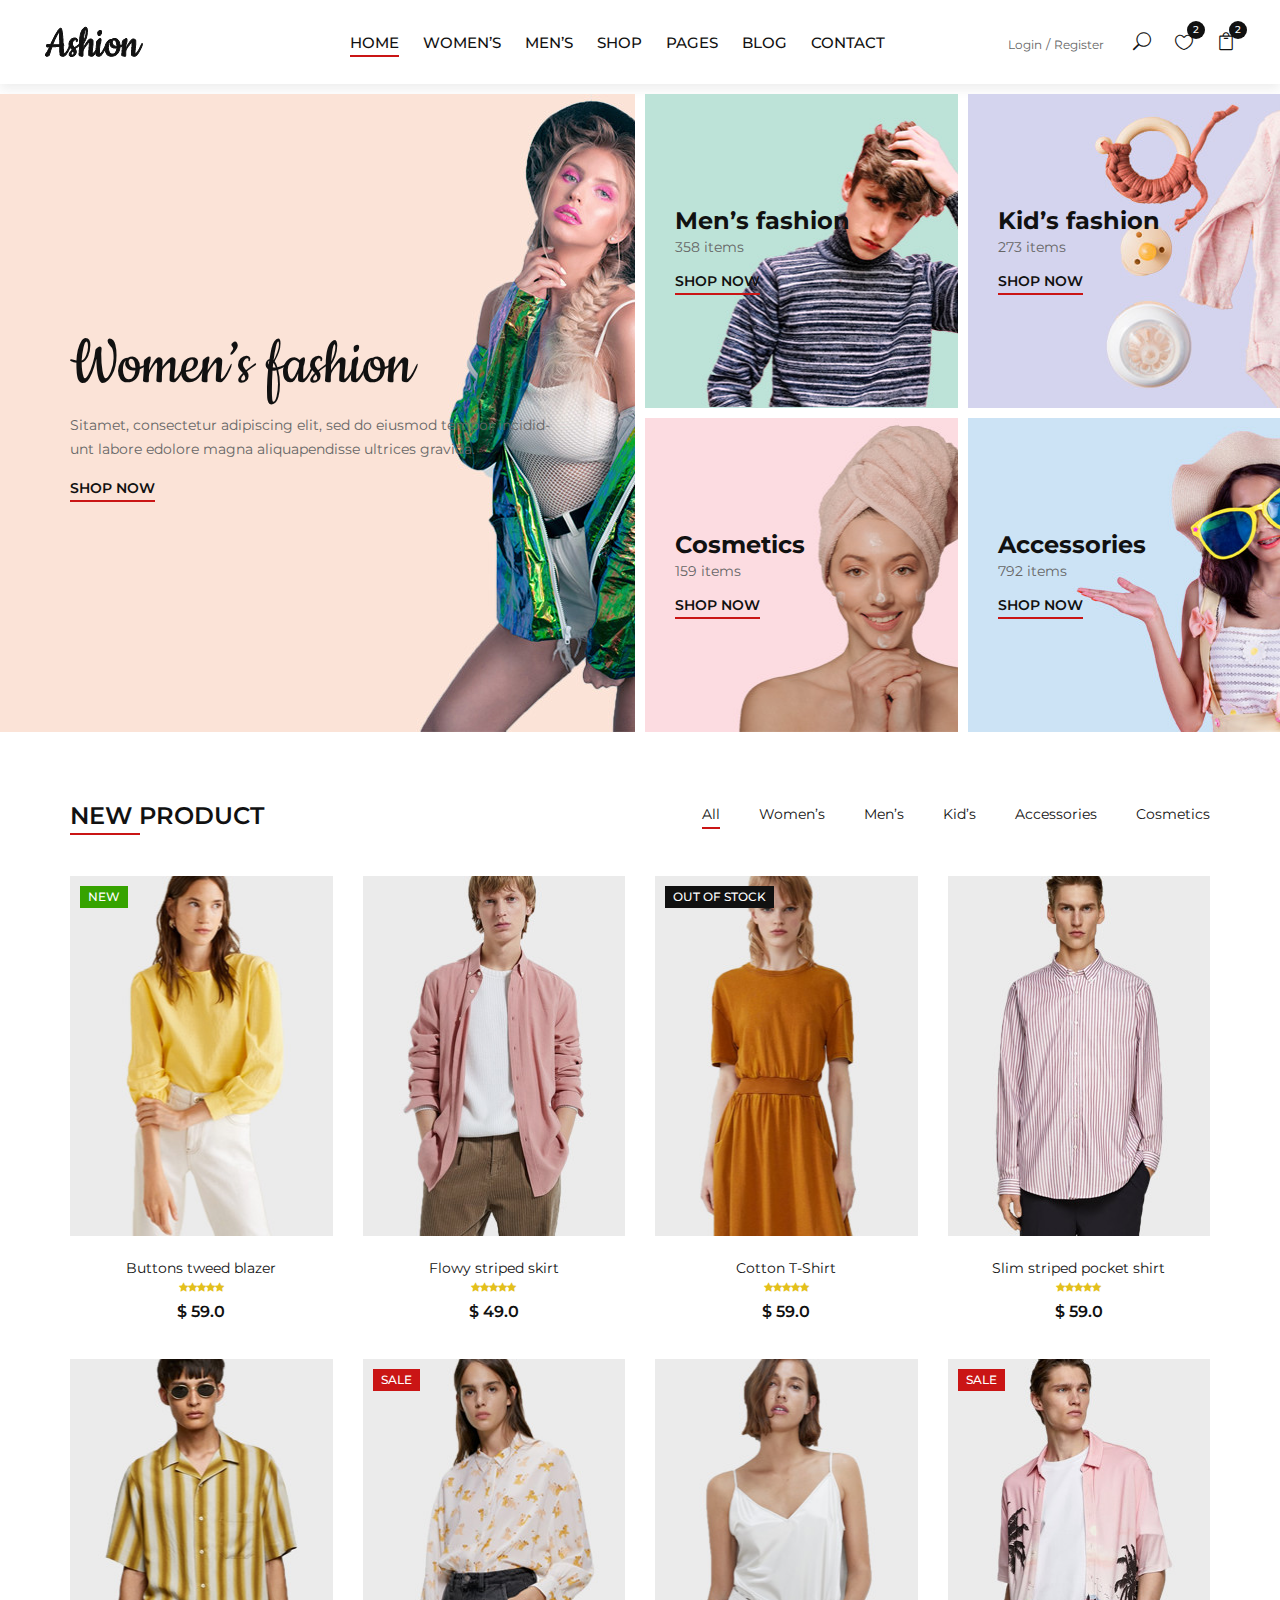
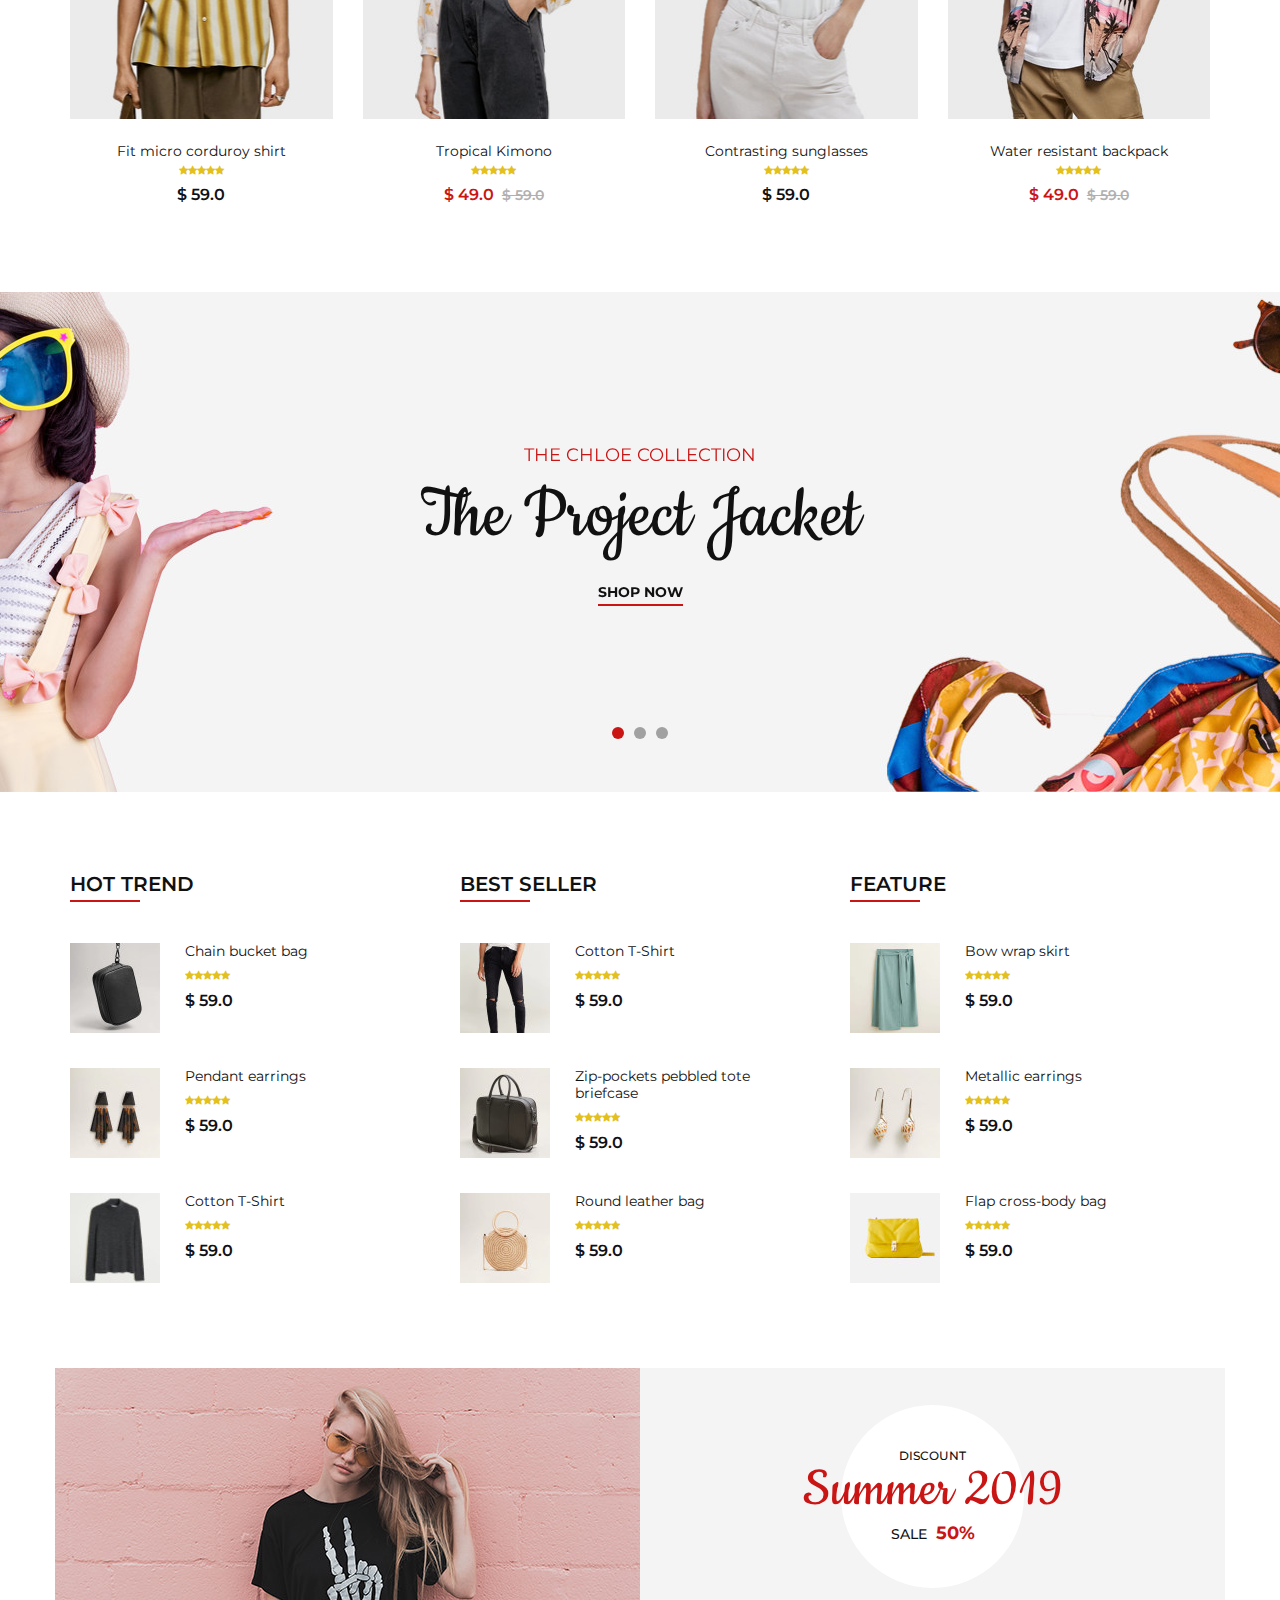
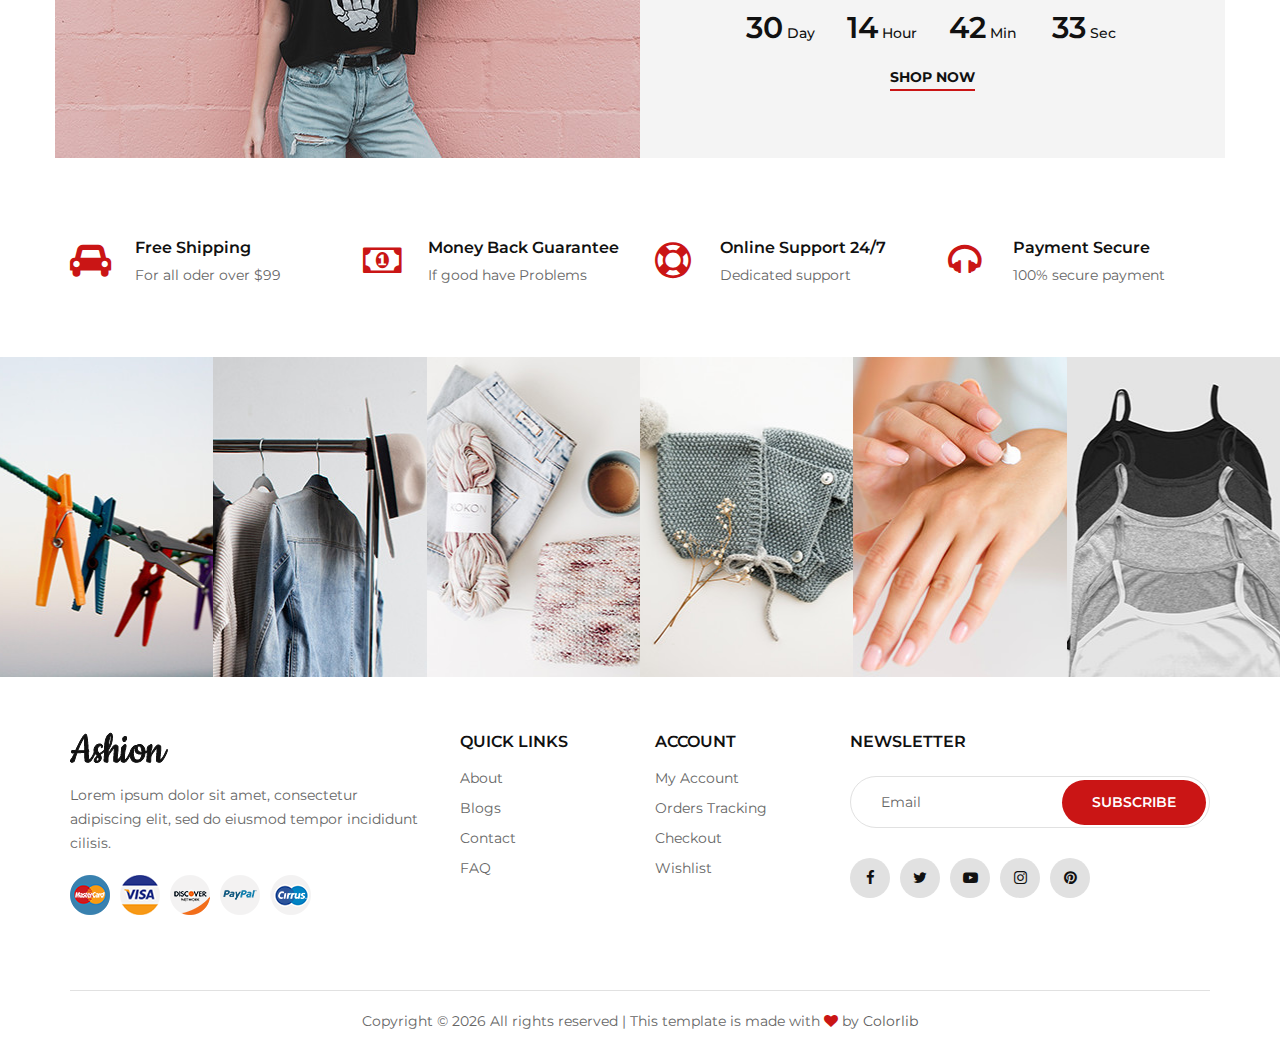
<file: shop/src/main/webapp/resources/template/index.html>
<!DOCTYPE html>
<html lang="zxx">

<head>
    <meta charset="UTF-8">
    <meta name="description" content="Ashion Template">
    <meta name="keywords" content="Ashion, unica, creative, html">
    <meta name="viewport" content="width=device-width, initial-scale=1.0">
    <meta http-equiv="X-UA-Compatible" content="ie=edge">
    <title>Ashion | Template</title>

    <!-- Google Font -->
    <link href="https://fonts.googleapis.com/css2?family=Cookie&display=swap" rel="stylesheet">
    <link href="https://fonts.googleapis.com/css2?family=Montserrat:wght@400;500;600;700;800;900&display=swap"
    rel="stylesheet">

    <!-- Css Styles -->
    <link rel="stylesheet" href="css/bootstrap.min.css" type="text/css">
    <link rel="stylesheet" href="css/font-awesome.min.css" type="text/css">
    <link rel="stylesheet" href="css/elegant-icons.css" type="text/css">
    <link rel="stylesheet" href="css/jquery-ui.min.css" type="text/css">
    <link rel="stylesheet" href="css/magnific-popup.css" type="text/css">
    <link rel="stylesheet" href="css/owl.carousel.min.css" type="text/css">
    <link rel="stylesheet" href="css/slicknav.min.css" type="text/css">
    <link rel="stylesheet" href="css/style.css" type="text/css">
</head>

<body>
    <!-- Page Preloder -->
    <div id="preloder">
        <div class="loader"></div>
    </div>

    <!-- Offcanvas Menu Begin -->
    <div class="offcanvas-menu-overlay"></div>
    <div class="offcanvas-menu-wrapper">
        <div class="offcanvas__close">+</div>
        <ul class="offcanvas__widget">
            <li><span class="icon_search search-switch"></span></li>
            <li><a href="#"><span class="icon_heart_alt"></span>
                <div class="tip">2</div>
            </a></li>
            <li><a href="#"><span class="icon_bag_alt"></span>
                <div class="tip">2</div>
            </a></li>
        </ul>
        <div class="offcanvas__logo">
            <a href="./index.html"><img src="img/logo.png" alt=""></a>
        </div>
        <div id="mobile-menu-wrap"></div>
        <div class="offcanvas__auth">
            <a href="#">Login</a>
            <a href="#">Register</a>
        </div>
    </div>
    <!-- Offcanvas Menu End -->

    <!-- Header Section Begin -->
    <header class="header">
        <div class="container-fluid">
            <div class="row">
                <div class="col-xl-3 col-lg-2">
                    <div class="header__logo">
                        <a href="./index.html"><img src="img/logo.png" alt=""></a>
                    </div>
                </div>
                <div class="col-xl-6 col-lg-7">
                    <nav class="header__menu">
                        <ul>
                            <li class="active"><a href="./index.html">Home</a></li>
                            <li><a href="#">Women’s</a></li>
                            <li><a href="#">Men’s</a></li>
                            <li><a href="./shop.html">Shop</a></li>
                            <li><a href="#">Pages</a>
                                <ul class="dropdown">
                                    <li><a href="./product-details.html">Product Details</a></li>
                                    <li><a href="./shop-cart.html">Shop Cart</a></li>
                                    <li><a href="./checkout.html">Checkout</a></li>
                                    <li><a href="./blog-details.html">Blog Details</a></li>
                                </ul>
                            </li>
                            <li><a href="./blog.html">Blog</a></li>
                            <li><a href="./contact.html">Contact</a></li>
                        </ul>
                    </nav>
                </div>
                <div class="col-lg-3">
                    <div class="header__right">
                        <div class="header__right__auth">
                            <a href="#">Login</a>
                            <a href="#">Register</a>
                        </div>
                        <ul class="header__right__widget">
                            <li><span class="icon_search search-switch"></span></li>
                            <li><a href="#"><span class="icon_heart_alt"></span>
                                <div class="tip">2</div>
                            </a></li>
                            <li><a href="#"><span class="icon_bag_alt"></span>
                                <div class="tip">2</div>
                            </a></li>
                        </ul>
                    </div>
                </div>
            </div>
            <div class="canvas__open">
                <i class="fa fa-bars"></i>
            </div>
        </div>
    </header>
    <!-- Header Section End -->

    <!-- Categories Section Begin -->
    <section class="categories">
        <div class="container-fluid">
            <div class="row">
                <div class="col-lg-6 p-0">
                    <div class="categories__item categories__large__item set-bg"
                    data-setbg="img/categories/category-1.jpg">
                    <div class="categories__text">
                        <h1>Women’s fashion</h1>
                        <p>Sitamet, consectetur adipiscing elit, sed do eiusmod tempor incidid-unt labore
                        edolore magna aliquapendisse ultrices gravida.</p>
                        <a href="#">Shop now</a>
                    </div>
                </div>
            </div>
            <div class="col-lg-6">
                <div class="row">
                    <div class="col-lg-6 col-md-6 col-sm-6 p-0">
                        <div class="categories__item set-bg" data-setbg="img/categories/category-2.jpg">
                            <div class="categories__text">
                                <h4>Men’s fashion</h4>
                                <p>358 items</p>
                                <a href="#">Shop now</a>
                            </div>
                        </div>
                    </div>
                    <div class="col-lg-6 col-md-6 col-sm-6 p-0">
                        <div class="categories__item set-bg" data-setbg="img/categories/category-3.jpg">
                            <div class="categories__text">
                                <h4>Kid’s fashion</h4>
                                <p>273 items</p>
                                <a href="#">Shop now</a>
                            </div>
                        </div>
                    </div>
                    <div class="col-lg-6 col-md-6 col-sm-6 p-0">
                        <div class="categories__item set-bg" data-setbg="img/categories/category-4.jpg">
                            <div class="categories__text">
                                <h4>Cosmetics</h4>
                                <p>159 items</p>
                                <a href="#">Shop now</a>
                            </div>
                        </div>
                    </div>
                    <div class="col-lg-6 col-md-6 col-sm-6 p-0">
                        <div class="categories__item set-bg" data-setbg="img/categories/category-5.jpg">
                            <div class="categories__text">
                                <h4>Accessories</h4>
                                <p>792 items</p>
                                <a href="#">Shop now</a>
                            </div>
                        </div>
                    </div>
                </div>
            </div>
        </div>
    </div>
</section>
<!-- Categories Section End -->

<!-- Product Section Begin -->
<section class="product spad">
    <div class="container">
        <div class="row">
            <div class="col-lg-4 col-md-4">
                <div class="section-title">
                    <h4>New product</h4>
                </div>
            </div>
            <div class="col-lg-8 col-md-8">
                <ul class="filter__controls">
                    <li class="active" data-filter="*">All</li>
                    <li data-filter=".women">Women’s</li>
                    <li data-filter=".men">Men’s</li>
                    <li data-filter=".kid">Kid’s</li>
                    <li data-filter=".accessories">Accessories</li>
                    <li data-filter=".cosmetic">Cosmetics</li>
                </ul>
            </div>
        </div>
        <div class="row property__gallery">
            <div class="col-lg-3 col-md-4 col-sm-6 mix women">
                <div class="product__item">
                    <div class="product__item__pic set-bg" data-setbg="img/product/product-1.jpg">
                        <div class="label new">New</div>
                        <ul class="product__hover">
                            <li><a href="img/product/product-1.jpg" class="image-popup"><span class="arrow_expand"></span></a></li>
                            <li><a href="#"><span class="icon_heart_alt"></span></a></li>
                            <li><a href="#"><span class="icon_bag_alt"></span></a></li>
                        </ul>
                    </div>
                    <div class="product__item__text">
                        <h6><a href="#">Buttons tweed blazer</a></h6>
                        <div class="rating">
                            <i class="fa fa-star"></i>
                            <i class="fa fa-star"></i>
                            <i class="fa fa-star"></i>
                            <i class="fa fa-star"></i>
                            <i class="fa fa-star"></i>
                        </div>
                        <div class="product__price">$ 59.0</div>
                    </div>
                </div>
            </div>
            <div class="col-lg-3 col-md-4 col-sm-6 mix men">
                <div class="product__item">
                    <div class="product__item__pic set-bg" data-setbg="img/product/product-2.jpg">
                        <ul class="product__hover">
                            <li><a href="img/product/product-2.jpg" class="image-popup"><span class="arrow_expand"></span></a></li>
                            <li><a href="#"><span class="icon_heart_alt"></span></a></li>
                            <li><a href="#"><span class="icon_bag_alt"></span></a></li>
                        </ul>
                    </div>
                    <div class="product__item__text">
                        <h6><a href="#">Flowy striped skirt</a></h6>
                        <div class="rating">
                            <i class="fa fa-star"></i>
                            <i class="fa fa-star"></i>
                            <i class="fa fa-star"></i>
                            <i class="fa fa-star"></i>
                            <i class="fa fa-star"></i>
                        </div>
                        <div class="product__price">$ 49.0</div>
                    </div>
                </div>
            </div>
            <div class="col-lg-3 col-md-4 col-sm-6 mix accessories">
                <div class="product__item">
                    <div class="product__item__pic set-bg" data-setbg="img/product/product-3.jpg">
                        <div class="label stockout">out of stock</div>
                        <ul class="product__hover">
                            <li><a href="img/product/product-3.jpg" class="image-popup"><span class="arrow_expand"></span></a></li>
                            <li><a href="#"><span class="icon_heart_alt"></span></a></li>
                            <li><a href="#"><span class="icon_bag_alt"></span></a></li>
                        </ul>
                    </div>
                    <div class="product__item__text">
                        <h6><a href="#">Cotton T-Shirt</a></h6>
                        <div class="rating">
                            <i class="fa fa-star"></i>
                            <i class="fa fa-star"></i>
                            <i class="fa fa-star"></i>
                            <i class="fa fa-star"></i>
                            <i class="fa fa-star"></i>
                        </div>
                        <div class="product__price">$ 59.0</div>
                    </div>
                </div>
            </div>
            <div class="col-lg-3 col-md-4 col-sm-6 mix cosmetic">
                <div class="product__item">
                    <div class="product__item__pic set-bg" data-setbg="img/product/product-4.jpg">
                        <ul class="product__hover">
                            <li><a href="img/product/product-4.jpg" class="image-popup"><span class="arrow_expand"></span></a></li>
                            <li><a href="#"><span class="icon_heart_alt"></span></a></li>
                            <li><a href="#"><span class="icon_bag_alt"></span></a></li>
                        </ul>
                    </div>
                    <div class="product__item__text">
                        <h6><a href="#">Slim striped pocket shirt</a></h6>
                        <div class="rating">
                            <i class="fa fa-star"></i>
                            <i class="fa fa-star"></i>
                            <i class="fa fa-star"></i>
                            <i class="fa fa-star"></i>
                            <i class="fa fa-star"></i>
                        </div>
                        <div class="product__price">$ 59.0</div>
                    </div>
                </div>
            </div>
            <div class="col-lg-3 col-md-4 col-sm-6 mix kid">
                <div class="product__item">
                    <div class="product__item__pic set-bg" data-setbg="img/product/product-5.jpg">
                        <ul class="product__hover">
                            <li><a href="img/product/product-5.jpg" class="image-popup"><span class="arrow_expand"></span></a></li>
                            <li><a href="#"><span class="icon_heart_alt"></span></a></li>
                            <li><a href="#"><span class="icon_bag_alt"></span></a></li>
                        </ul>
                    </div>
                    <div class="product__item__text">
                        <h6><a href="#">Fit micro corduroy shirt</a></h6>
                        <div class="rating">
                            <i class="fa fa-star"></i>
                            <i class="fa fa-star"></i>
                            <i class="fa fa-star"></i>
                            <i class="fa fa-star"></i>
                            <i class="fa fa-star"></i>
                        </div>
                        <div class="product__price">$ 59.0</div>
                    </div>
                </div>
            </div>
            <div class="col-lg-3 col-md-4 col-sm-6 mix women men kid accessories cosmetic">
                <div class="product__item sale">
                    <div class="product__item__pic set-bg" data-setbg="img/product/product-6.jpg">
                        <div class="label sale">Sale</div>
                        <ul class="product__hover">
                            <li><a href="img/product/product-6.jpg" class="image-popup"><span class="arrow_expand"></span></a></li>
                            <li><a href="#"><span class="icon_heart_alt"></span></a></li>
                            <li><a href="#"><span class="icon_bag_alt"></span></a></li>
                        </ul>
                    </div>
                    <div class="product__item__text">
                        <h6><a href="#">Tropical Kimono</a></h6>
                        <div class="rating">
                            <i class="fa fa-star"></i>
                            <i class="fa fa-star"></i>
                            <i class="fa fa-star"></i>
                            <i class="fa fa-star"></i>
                            <i class="fa fa-star"></i>
                        </div>
                        <div class="product__price">$ 49.0 <span>$ 59.0</span></div>
                    </div>
                </div>
            </div>
            <div class="col-lg-3 col-md-4 col-sm-6 mix women men kid accessories cosmetic">
                <div class="product__item">
                    <div class="product__item__pic set-bg" data-setbg="img/product/product-7.jpg">
                        <ul class="product__hover">
                            <li><a href="img/product/product-7.jpg" class="image-popup"><span class="arrow_expand"></span></a></li>
                            <li><a href="#"><span class="icon_heart_alt"></span></a></li>
                            <li><a href="#"><span class="icon_bag_alt"></span></a></li>
                        </ul>
                    </div>
                    <div class="product__item__text">
                        <h6><a href="#">Contrasting sunglasses</a></h6>
                        <div class="rating">
                            <i class="fa fa-star"></i>
                            <i class="fa fa-star"></i>
                            <i class="fa fa-star"></i>
                            <i class="fa fa-star"></i>
                            <i class="fa fa-star"></i>
                        </div>
                        <div class="product__price">$ 59.0</div>
                    </div>
                </div>
            </div>
            <div class="col-lg-3 col-md-4 col-sm-6 mix women men kid accessories cosmetic">
                <div class="product__item sale">
                    <div class="product__item__pic set-bg" data-setbg="img/product/product-8.jpg">
                        <div class="label">Sale</div>
                        <ul class="product__hover">
                            <li><a href="img/product/product-8.jpg" class="image-popup"><span class="arrow_expand"></span></a></li>
                            <li><a href="#"><span class="icon_heart_alt"></span></a></li>
                            <li><a href="#"><span class="icon_bag_alt"></span></a></li>
                        </ul>
                    </div>
                    <div class="product__item__text">
                        <h6><a href="#">Water resistant backpack</a></h6>
                        <div class="rating">
                            <i class="fa fa-star"></i>
                            <i class="fa fa-star"></i>
                            <i class="fa fa-star"></i>
                            <i class="fa fa-star"></i>
                            <i class="fa fa-star"></i>
                        </div>
                        <div class="product__price">$ 49.0 <span>$ 59.0</span></div>
                    </div>
                </div>
            </div>
        </div>
    </div>
</section>
<!-- Product Section End -->

<!-- Banner Section Begin -->
<section class="banner set-bg" data-setbg="img/banner/banner-1.jpg">
    <div class="container">
        <div class="row">
            <div class="col-xl-7 col-lg-8 m-auto">
                <div class="banner__slider owl-carousel">
                    <div class="banner__item">
                        <div class="banner__text">
                            <span>The Chloe Collection</span>
                            <h1>The Project Jacket</h1>
                            <a href="#">Shop now</a>
                        </div>
                    </div>
                    <div class="banner__item">
                        <div class="banner__text">
                            <span>The Chloe Collection</span>
                            <h1>The Project Jacket</h1>
                            <a href="#">Shop now</a>
                        </div>
                    </div>
                    <div class="banner__item">
                        <div class="banner__text">
                            <span>The Chloe Collection</span>
                            <h1>The Project Jacket</h1>
                            <a href="#">Shop now</a>
                        </div>
                    </div>
                </div>
            </div>
        </div>
    </div>
</section>
<!-- Banner Section End -->

<!-- Trend Section Begin -->
<section class="trend spad">
    <div class="container">
        <div class="row">
            <div class="col-lg-4 col-md-4 col-sm-6">
                <div class="trend__content">
                    <div class="section-title">
                        <h4>Hot Trend</h4>
                    </div>
                    <div class="trend__item">
                        <div class="trend__item__pic">
                            <img src="img/trend/ht-1.jpg" alt="">
                        </div>
                        <div class="trend__item__text">
                            <h6>Chain bucket bag</h6>
                            <div class="rating">
                                <i class="fa fa-star"></i>
                                <i class="fa fa-star"></i>
                                <i class="fa fa-star"></i>
                                <i class="fa fa-star"></i>
                                <i class="fa fa-star"></i>
                            </div>
                            <div class="product__price">$ 59.0</div>
                        </div>
                    </div>
                    <div class="trend__item">
                        <div class="trend__item__pic">
                            <img src="img/trend/ht-2.jpg" alt="">
                        </div>
                        <div class="trend__item__text">
                            <h6>Pendant earrings</h6>
                            <div class="rating">
                                <i class="fa fa-star"></i>
                                <i class="fa fa-star"></i>
                                <i class="fa fa-star"></i>
                                <i class="fa fa-star"></i>
                                <i class="fa fa-star"></i>
                            </div>
                            <div class="product__price">$ 59.0</div>
                        </div>
                    </div>
                    <div class="trend__item">
                        <div class="trend__item__pic">
                            <img src="img/trend/ht-3.jpg" alt="">
                        </div>
                        <div class="trend__item__text">
                            <h6>Cotton T-Shirt</h6>
                            <div class="rating">
                                <i class="fa fa-star"></i>
                                <i class="fa fa-star"></i>
                                <i class="fa fa-star"></i>
                                <i class="fa fa-star"></i>
                                <i class="fa fa-star"></i>
                            </div>
                            <div class="product__price">$ 59.0</div>
                        </div>
                    </div>
                </div>
            </div>
            <div class="col-lg-4 col-md-4 col-sm-6">
                <div class="trend__content">
                    <div class="section-title">
                        <h4>Best seller</h4>
                    </div>
                    <div class="trend__item">
                        <div class="trend__item__pic">
                            <img src="img/trend/bs-1.jpg" alt="">
                        </div>
                        <div class="trend__item__text">
                            <h6>Cotton T-Shirt</h6>
                            <div class="rating">
                                <i class="fa fa-star"></i>
                                <i class="fa fa-star"></i>
                                <i class="fa fa-star"></i>
                                <i class="fa fa-star"></i>
                                <i class="fa fa-star"></i>
                            </div>
                            <div class="product__price">$ 59.0</div>
                        </div>
                    </div>
                    <div class="trend__item">
                        <div class="trend__item__pic">
                            <img src="img/trend/bs-2.jpg" alt="">
                        </div>
                        <div class="trend__item__text">
                            <h6>Zip-pockets pebbled tote <br />briefcase</h6>
                            <div class="rating">
                                <i class="fa fa-star"></i>
                                <i class="fa fa-star"></i>
                                <i class="fa fa-star"></i>
                                <i class="fa fa-star"></i>
                                <i class="fa fa-star"></i>
                            </div>
                            <div class="product__price">$ 59.0</div>
                        </div>
                    </div>
                    <div class="trend__item">
                        <div class="trend__item__pic">
                            <img src="img/trend/bs-3.jpg" alt="">
                        </div>
                        <div class="trend__item__text">
                            <h6>Round leather bag</h6>
                            <div class="rating">
                                <i class="fa fa-star"></i>
                                <i class="fa fa-star"></i>
                                <i class="fa fa-star"></i>
                                <i class="fa fa-star"></i>
                                <i class="fa fa-star"></i>
                            </div>
                            <div class="product__price">$ 59.0</div>
                        </div>
                    </div>
                </div>
            </div>
            <div class="col-lg-4 col-md-4 col-sm-6">
                <div class="trend__content">
                    <div class="section-title">
                        <h4>Feature</h4>
                    </div>
                    <div class="trend__item">
                        <div class="trend__item__pic">
                            <img src="img/trend/f-1.jpg" alt="">
                        </div>
                        <div class="trend__item__text">
                            <h6>Bow wrap skirt</h6>
                            <div class="rating">
                                <i class="fa fa-star"></i>
                                <i class="fa fa-star"></i>
                                <i class="fa fa-star"></i>
                                <i class="fa fa-star"></i>
                                <i class="fa fa-star"></i>
                            </div>
                            <div class="product__price">$ 59.0</div>
                        </div>
                    </div>
                    <div class="trend__item">
                        <div class="trend__item__pic">
                            <img src="img/trend/f-2.jpg" alt="">
                        </div>
                        <div class="trend__item__text">
                            <h6>Metallic earrings</h6>
                            <div class="rating">
                                <i class="fa fa-star"></i>
                                <i class="fa fa-star"></i>
                                <i class="fa fa-star"></i>
                                <i class="fa fa-star"></i>
                                <i class="fa fa-star"></i>
                            </div>
                            <div class="product__price">$ 59.0</div>
                        </div>
                    </div>
                    <div class="trend__item">
                        <div class="trend__item__pic">
                            <img src="img/trend/f-3.jpg" alt="">
                        </div>
                        <div class="trend__item__text">
                            <h6>Flap cross-body bag</h6>
                            <div class="rating">
                                <i class="fa fa-star"></i>
                                <i class="fa fa-star"></i>
                                <i class="fa fa-star"></i>
                                <i class="fa fa-star"></i>
                                <i class="fa fa-star"></i>
                            </div>
                            <div class="product__price">$ 59.0</div>
                        </div>
                    </div>
                </div>
            </div>
        </div>
    </div>
</section>
<!-- Trend Section End -->

<!-- Discount Section Begin -->
<section class="discount">
    <div class="container">
        <div class="row">
            <div class="col-lg-6 p-0">
                <div class="discount__pic">
                    <img src="img/discount.jpg" alt="">
                </div>
            </div>
            <div class="col-lg-6 p-0">
                <div class="discount__text">
                    <div class="discount__text__title">
                        <span>Discount</span>
                        <h2>Summer 2019</h2>
                        <h5><span>Sale</span> 50%</h5>
                    </div>
                    <div class="discount__countdown" id="countdown-time">
                        <div class="countdown__item">
                            <span>22</span>
                            <p>Days</p>
                        </div>
                        <div class="countdown__item">
                            <span>18</span>
                            <p>Hour</p>
                        </div>
                        <div class="countdown__item">
                            <span>46</span>
                            <p>Min</p>
                        </div>
                        <div class="countdown__item">
                            <span>05</span>
                            <p>Sec</p>
                        </div>
                    </div>
                    <a href="#">Shop now</a>
                </div>
            </div>
        </div>
    </div>
</section>
<!-- Discount Section End -->

<!-- Services Section Begin -->
<section class="services spad">
    <div class="container">
        <div class="row">
            <div class="col-lg-3 col-md-4 col-sm-6">
                <div class="services__item">
                    <i class="fa fa-car"></i>
                    <h6>Free Shipping</h6>
                    <p>For all oder over $99</p>
                </div>
            </div>
            <div class="col-lg-3 col-md-4 col-sm-6">
                <div class="services__item">
                    <i class="fa fa-money"></i>
                    <h6>Money Back Guarantee</h6>
                    <p>If good have Problems</p>
                </div>
            </div>
            <div class="col-lg-3 col-md-4 col-sm-6">
                <div class="services__item">
                    <i class="fa fa-support"></i>
                    <h6>Online Support 24/7</h6>
                    <p>Dedicated support</p>
                </div>
            </div>
            <div class="col-lg-3 col-md-4 col-sm-6">
                <div class="services__item">
                    <i class="fa fa-headphones"></i>
                    <h6>Payment Secure</h6>
                    <p>100% secure payment</p>
                </div>
            </div>
        </div>
    </div>
</section>
<!-- Services Section End -->

<!-- Instagram Begin -->
<div class="instagram">
    <div class="container-fluid">
        <div class="row">
            <div class="col-lg-2 col-md-4 col-sm-4 p-0">
                <div class="instagram__item set-bg" data-setbg="img/instagram/insta-1.jpg">
                    <div class="instagram__text">
                        <i class="fa fa-instagram"></i>
                        <a href="#">@ ashion_shop</a>
                    </div>
                </div>
            </div>
            <div class="col-lg-2 col-md-4 col-sm-4 p-0">
                <div class="instagram__item set-bg" data-setbg="img/instagram/insta-2.jpg">
                    <div class="instagram__text">
                        <i class="fa fa-instagram"></i>
                        <a href="#">@ ashion_shop</a>
                    </div>
                </div>
            </div>
            <div class="col-lg-2 col-md-4 col-sm-4 p-0">
                <div class="instagram__item set-bg" data-setbg="img/instagram/insta-3.jpg">
                    <div class="instagram__text">
                        <i class="fa fa-instagram"></i>
                        <a href="#">@ ashion_shop</a>
                    </div>
                </div>
            </div>
            <div class="col-lg-2 col-md-4 col-sm-4 p-0">
                <div class="instagram__item set-bg" data-setbg="img/instagram/insta-4.jpg">
                    <div class="instagram__text">
                        <i class="fa fa-instagram"></i>
                        <a href="#">@ ashion_shop</a>
                    </div>
                </div>
            </div>
            <div class="col-lg-2 col-md-4 col-sm-4 p-0">
                <div class="instagram__item set-bg" data-setbg="img/instagram/insta-5.jpg">
                    <div class="instagram__text">
                        <i class="fa fa-instagram"></i>
                        <a href="#">@ ashion_shop</a>
                    </div>
                </div>
            </div>
            <div class="col-lg-2 col-md-4 col-sm-4 p-0">
                <div class="instagram__item set-bg" data-setbg="img/instagram/insta-6.jpg">
                    <div class="instagram__text">
                        <i class="fa fa-instagram"></i>
                        <a href="#">@ ashion_shop</a>
                    </div>
                </div>
            </div>
        </div>
    </div>
</div>
<!-- Instagram End -->

<!-- Footer Section Begin -->
<footer class="footer">
    <div class="container">
        <div class="row">
            <div class="col-lg-4 col-md-6 col-sm-7">
                <div class="footer__about">
                    <div class="footer__logo">
                        <a href="./index.html"><img src="img/logo.png" alt=""></a>
                    </div>
                    <p>Lorem ipsum dolor sit amet, consectetur adipiscing elit, sed do eiusmod tempor incididunt
                    cilisis.</p>
                    <div class="footer__payment">
                        <a href="#"><img src="img/payment/payment-1.png" alt=""></a>
                        <a href="#"><img src="img/payment/payment-2.png" alt=""></a>
                        <a href="#"><img src="img/payment/payment-3.png" alt=""></a>
                        <a href="#"><img src="img/payment/payment-4.png" alt=""></a>
                        <a href="#"><img src="img/payment/payment-5.png" alt=""></a>
                    </div>
                </div>
            </div>
            <div class="col-lg-2 col-md-3 col-sm-5">
                <div class="footer__widget">
                    <h6>Quick links</h6>
                    <ul>
                        <li><a href="#">About</a></li>
                        <li><a href="#">Blogs</a></li>
                        <li><a href="#">Contact</a></li>
                        <li><a href="#">FAQ</a></li>
                    </ul>
                </div>
            </div>
            <div class="col-lg-2 col-md-3 col-sm-4">
                <div class="footer__widget">
                    <h6>Account</h6>
                    <ul>
                        <li><a href="#">My Account</a></li>
                        <li><a href="#">Orders Tracking</a></li>
                        <li><a href="#">Checkout</a></li>
                        <li><a href="#">Wishlist</a></li>
                    </ul>
                </div>
            </div>
            <div class="col-lg-4 col-md-8 col-sm-8">
                <div class="footer__newslatter">
                    <h6>NEWSLETTER</h6>
                    <form action="#">
                        <input type="text" placeholder="Email">
                        <button type="submit" class="site-btn">Subscribe</button>
                    </form>
                    <div class="footer__social">
                        <a href="#"><i class="fa fa-facebook"></i></a>
                        <a href="#"><i class="fa fa-twitter"></i></a>
                        <a href="#"><i class="fa fa-youtube-play"></i></a>
                        <a href="#"><i class="fa fa-instagram"></i></a>
                        <a href="#"><i class="fa fa-pinterest"></i></a>
                    </div>
                </div>
            </div>
        </div>
        <div class="row">
            <div class="col-lg-12">
                <!-- Link back to Colorlib can't be removed. Template is licensed under CC BY 3.0. -->
                <div class="footer__copyright__text">
                    <p>Copyright &copy; <script>document.write(new Date().getFullYear());</script> All rights reserved | This template is made with <i class="fa fa-heart" aria-hidden="true"></i> by <a href="https://colorlib.com" target="_blank">Colorlib</a></p>
                </div>
                <!-- Link back to Colorlib can't be removed. Template is licensed under CC BY 3.0. -->
            </div>
        </div>
    </div>
</footer>
<!-- Footer Section End -->

<!-- Search Begin -->
<div class="search-model">
    <div class="h-100 d-flex align-items-center justify-content-center">
        <div class="search-close-switch">+</div>
        <form class="search-model-form">
            <input type="text" id="search-input" placeholder="Search here.....">
        </form>
    </div>
</div>
<!-- Search End -->

<!-- Js Plugins -->
<script src="js/jquery-3.3.1.min.js"></script>
<script src="js/bootstrap.min.js"></script>
<script src="js/jquery.magnific-popup.min.js"></script>
<script src="js/jquery-ui.min.js"></script>
<script src="js/mixitup.min.js"></script>
<script src="js/jquery.countdown.min.js"></script>
<script src="js/jquery.slicknav.js"></script>
<script src="js/owl.carousel.min.js"></script>
<script src="js/jquery.nicescroll.min.js"></script>
<script src="js/main.js"></script>
</body>

</html>
</file>
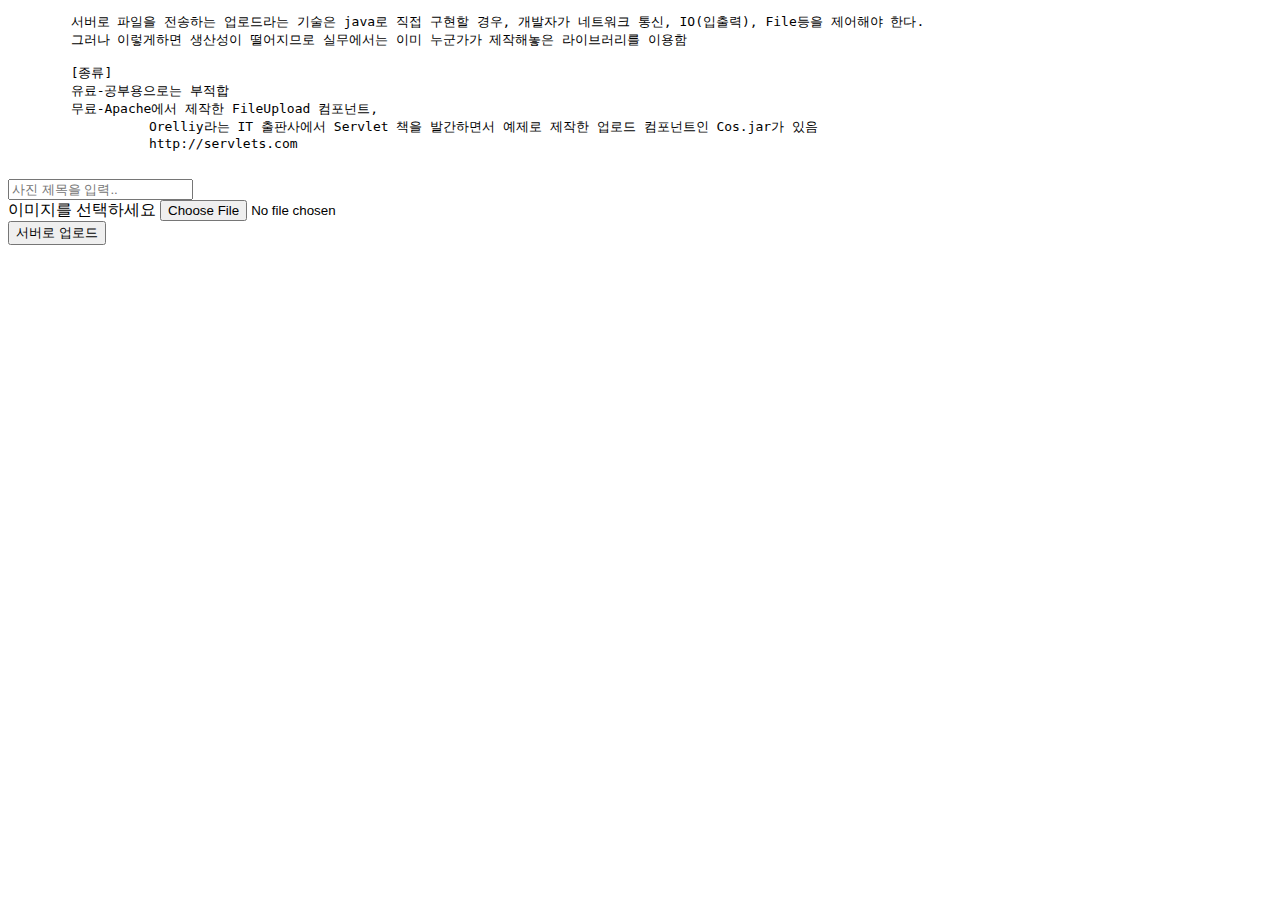
<file: gallery/src/main/webapp/upload/send.html>
<!DOCTYPE html>
<html>
<head>
<meta charset="UTF-8">
<title>Insert title here</title>
<script>
	// 이 라인에서는 아직 실행부가 버튼에 도달하지 못했으므로, 문서가 모두 로드된 시점에 이벤트 연결하자
	window.addEventListener("load", function() {
		// 이 시점부터는 문서가 모두 로드된 시점이므로, 원하는 요소를 접근할 수 있다.
		document.getElementById("bt_send").addEventListener("click", function(){
			// 내가 하고싶은것:폼을 서버로 전송하기
			window.document.form1.submit();
			
		});
	});
</script>
</head>
<body>
	<pre>
	서버로 파일을 전송하는 업로드라는 기술은 java로 직접 구현할 경우, 개발자가 네트워크 통신, IO(입출력), File등을 제어해야 한다.
	그러나 이렇게하면 생산성이 떨어지므로 실무에서는 이미 누군가가 제작해놓은 라이브러리를 이용함
	
	[종류]
	유료-공부용으로는 부적합
	무료-Apache에서 제작한 FileUpload 컴포넌트,
		  Orelliy라는 IT 출판사에서 Servlet 책을 발간하면서 예제로 제작한 업로드 컴포넌트인 Cos.jar가 있음
		  http://servlets.com
	</pre>
	<div>
		<!-- 서버로 일반 텍스트가 아닌, 이미지, 동영상과 같은 파일(인간이 해석할 수 없는 유형의 파일을 바이너리파일이라고 함.)
		반드시 POST 방식으로 전송해야 하며, 특히나 인코딩 타입도 multipart/form-data 라는 형식을 지정해야한다.
		이때 multipart의 의미는 서버로 전송하고자 하는 미디어 타입이 텍스트뿐만 아니라, 바이너리도 섞여있는 복합 유형을 의미!-->
		<form name = "form1" method="post" enctype="multipart/form-data" action="/upload"> 
		<!-- 위 값은 필수!! 무조건 넣어야함!! action에는 이미지를 처리할 서버측의 서블릿 매핑 주소!--> 
			<div>
			<input type = "text" placeholder="사진 제목을 입력.." name="title"><br> <!-- id, name의 가장 중요한 차이점: name만 파라미터로 사용 가능하다. -->
			</div>
		
			<div>
				<!-- 파일 컴포넌트에 이름을 부여하지 않으면 서버측에서 파라미터가 없다고 간주하여 업로드 수행이 불가함 너무너무너무중요 -->
			이미지를 선택하세요 <input type = "file" name = "photo"><br>
			</div>
			
			<div>
				<button type="button" id="bt_send">서버로 업로드</button>
			</div>
		
		</form>
	</div>
</body>
</html>
</file>
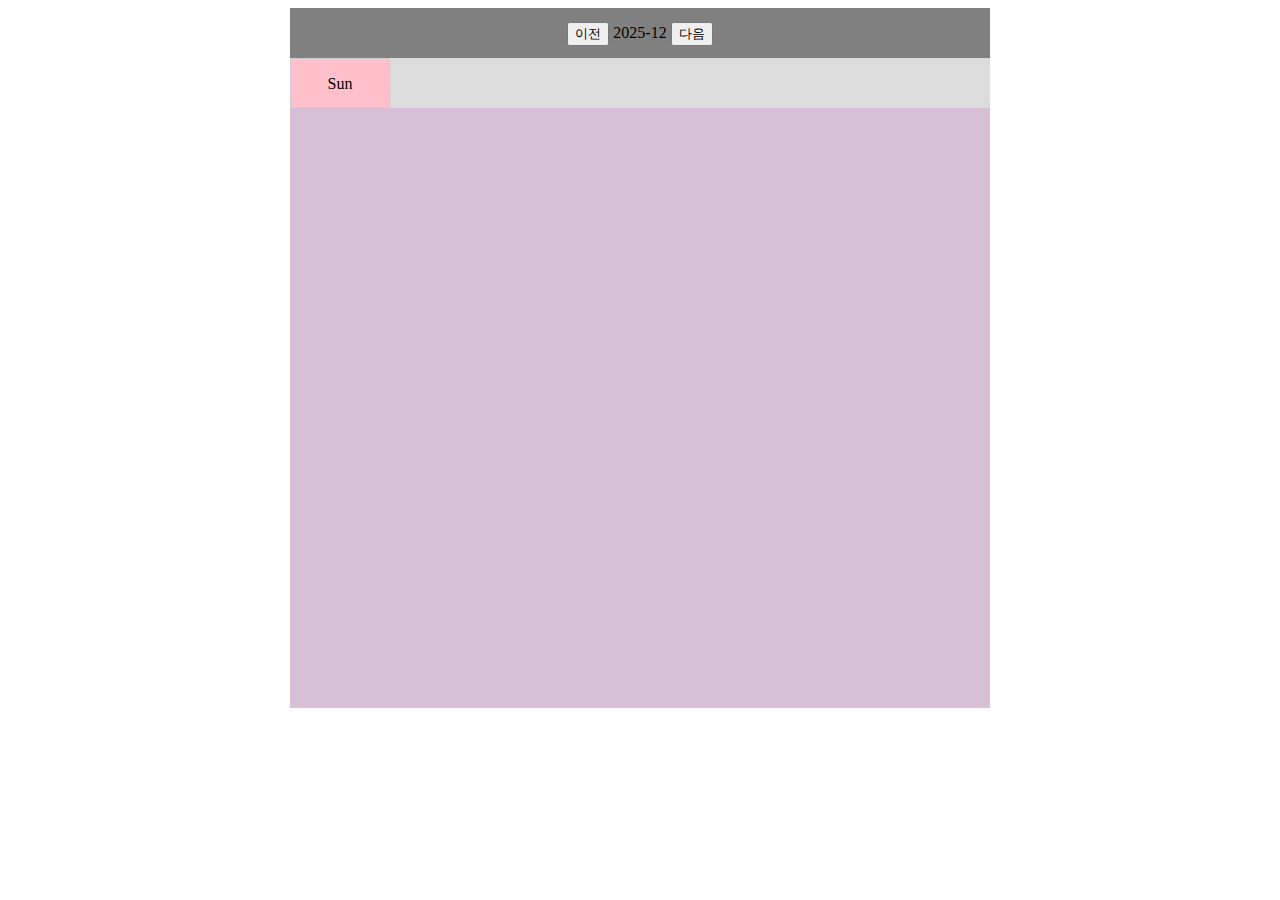
<file: mvcframework/src/main/webapp/diary/main.html>
<!DOCTYPE html>
<html lang="en">
<head>
    <meta charset="UTF-8">
    <meta name="viewport" content="width=device-width, initial-scale=1.0">
    <title>Document</title>
    <link rel="stylesheet" href="../css/style.css">
    <script src="https://ajax.googleapis.com/ajax/libs/jquery/3.7.1/jquery.min.js"></script>
    <script src="../js/Box.js"></script><!--script 가져오고 나서 그 안에 코딩하면 안됨 오류남. 그러나 script태그로 구분해두기.서로 다른 script아님 결국 하나임!-->
    <script>
        /*
        자바스크립트의 내장객체의 종류
        1) String
        2) Math
        3) Array
        4) Date
        5) JSON
        */

    let currentDate; // 모든 함수에서 현재 유저가 머물러있는 날짜를 알게 하기 위해서 전역변수로 선언
    let matrix=[];//7칸짜리 일차원배열을 모아놓을 바깥 배열
    let dayArray=["Sun", "Mon", "Tue", "Wed", "Thur", "Fri", "Sat"];
    /*-------------------------------------------------------------
    [1] content div에 박스 출력
    --------------------------------------------------------------*/
       function createBox(){
           // 요일 박스
           for(let i = 0 ; i < dayArray.length ; i++){
               let box = new Box(document.querySelector(".days"), i*100, 0, 100, 50, "pink", dayArray[i]);
           }


           // 날짜 박스 생성

           for(let a = 0 ; a < 6; a++){ // 층 수
            let boxList=[]; // 층 수 만큼 7칸짜리 일차원 배열이 필요함.
            for(let i = 0 ; i < dayArray.length; i++){ // 호 수
                let box = new Box(document.querySelector('.content'), i*100, a*100, 100, 100, "yellow", n);
                boxList.push(box);
            }
               matrix.push(bosList);
            }
        }

        function prev() {
            // 현재 월에서 -1한 결과를 이용하여 clearNum(), printNum() 호출

            // 공유된 날짜 객체의 월을 -1 처리한다.
            currentDate.setMonth(currentDate.getMonth()-1);

            // 화면에 출력
            clearNum();
        }
        function prev() {
            // 현재 월에서 -1한 결과를 이용하여 clearNum(), printNum() 호출

            // 공유된 날짜 객체의 월을 -1 처리한다.
            currentDate.setMonth(currentDate.getMonth()-1);

            // 화면에 출력
            clearNum();
}
        
        $(()=>{
            currentDate = new Date();

            createBox();
            setTitle();
            clearNum();
            // 최초 문서 로드시엔 현재 날짜를 넘겨야 함.
            printNum(currentDate.getFullYear(), currentDate.getMonth());

            // 이전 달 보기 버튼
            $($(". header button")[0]).click(()=>{
                prev();
            });

            // 다음 달 보기 버튼
            $($(". header button")[1]).click(()=>{
                next();
            });
        });
        


    /*-------------------------------------------------------------
    [2] 해당 월의 시작 요일 구하기
        1) 해당 월로 가자
        2) 해당 월의 날짜를 1일로 조작하자
    --------------------------------------------------------------*/
    function getStartDay(yy, mm){
        let d = new Date(yy, mm, 1); // 년, 월, 일을 생성자의 매개변수로 대입하면 더 편하다.
        /* 생성자가 아닌 아래의 메서드로도 동일한 효과
        d.setFullYear(yy);
        d.setMonth(mm);
        d.setDate(1);
        */
        return d.getDay(); // 조작한 객체로부터 요일을 구한다.
    
    }
    
    
    /*-------------------------------------------------------------
    [3] 해당 월의 총 일수(예) 12월은 31일까지임
    1) 해당 월보다 1 큰(다음 달) 달로 이동(조작)
    2) 조작된 월을 대상으로 0일로 또 조작(결국 0일은 이전달의 마지막날을 의미하게 되므로 원하는 결과 구할 수 있음)
    --------------------------------------------------------------*/
    function getTotalDate(yy, mm){
        let d = new Date(yy, mm+1, 0);
        return d.getDate(); // 조작된 날짜 객체에게 몇일인지 물어본다.
    }
    
    
    /*-------------------------------------------------------------
    [4] 달력 셀에 실제 날짜 뿌리기
    --------------------------------------------------------------*/
    
    function printNum(yy, mm) {
        let n = 0; // 현재 박스의 순번을 알기위한 변수
        let num = 1; // 실제 날짜를 출력하기 위한 변수
        
        for(let a = 0 ; a < 6 ; a++) {
            for(let i = 0 ; i < 7 ; i++)  {
                // 이미 존재하는 박스의 셀에 출력
                if(n>=getStartDay(yy,mm) && num <= getTotalDate(yy,mm)){ // 순번용 변수인 n이 각 월의 시작요일에 도달할 때 부터
                    // 예) 12월의 경우엔 0번째에는 참고, 1번에 도달했을때부터 찍어야 함.(12월은 월요일부터 시작하니까)
                    matrix[a][i].setMsg(num); // Box 객체 안에 들어있는 div 사이에 글씨 넣기
                    matrix[a][i].setDate(num);
                    num++;
                }
                n++;
            }
        }
    }
    
    /*-------------------------------------------------------------
    [4-1] 기존 텍스트 지우기
    --------------------------------------------------------------*/
    function clearNum() {
        for(let a = 0; a<matrix.length ; a++) {
            for(let i = 0 ; i<matrix[a].length ; i++) {
                matrix[a][i].setMsg(""); // 텍스트 초기화
            }
        }
    }
    /*-------------------------------------------------------------
    [5] 달력의 날짜 제목 2025-12
    --------------------------------------------------------------*/
    function setTitle(){
        // 일반 사용자들을 배려하여 월을 출력할때만 +1을 해서 출력한다.
        $(".header span").html(currentDate.getFullYear+"년"+(currentDate.getMonth()+1) +"월");
    }
    
    
    </script>
</head>
<body>
    <div class="container">
        <div class="header">
            <button>이전</button>
            <span>2025-12</span><!--속성이 inline인 아무 기능없는 태그! 다른 속성들과 나란히 놓여질 수 있음.-->
            <button>다음</button>
        </div>
        <div class="days"></div>
        <div class="content"></div>
    </div>
</body>
</html>
</file>
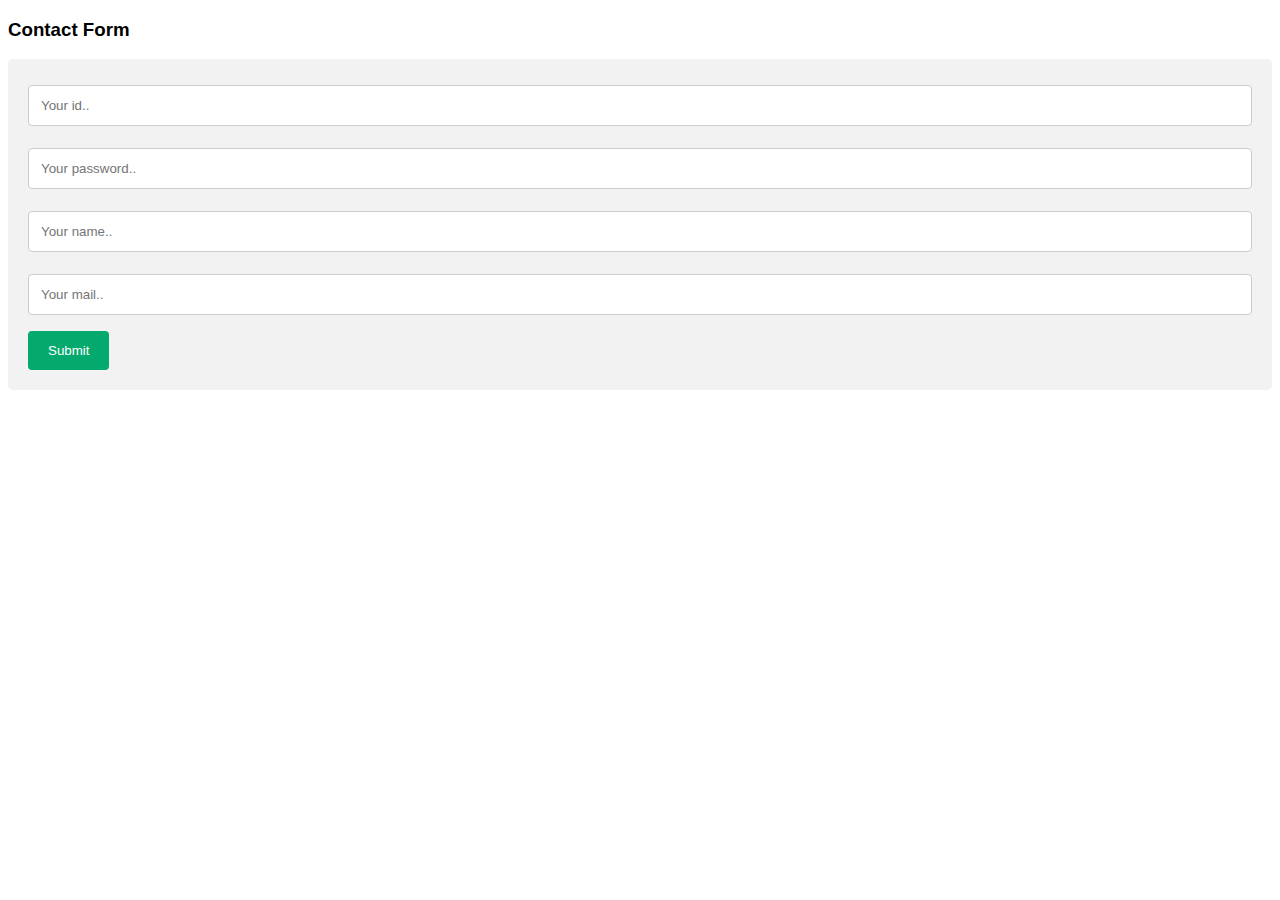
<file: site1118/src/main/webapp/member/join.html>
<!DOCTYPE html>
<html>
<head>
<meta name="viewport" content="width=device-width, initial-scale=1">
<meta charset="UTF-8">
<style>
body {font-family: Arial, Helvetica, sans-serif;}
* {box-sizing: border-box;}

input[type=text], input[type=password]{
  width: 100%;
  padding: 12px;
  border: 1px solid #ccc;
  border-radius: 4px;
  box-sizing: border-box;
  margin-top: 6px;
  margin-bottom: 16px;
  resize: vertical;
}

input[type=button] {
  background-color: #04AA6D;
  color: white;
  padding: 12px 20px;
  border: none;
  border-radius: 4px;
  cursor: pointer;
}

input[type=button]:hover {
  background-color: #45a049;
}

.container {
  border-radius: 5px;
  background-color: #f2f2f2;
  padding: 20px;
}
</style>
<script>
// HTML 태그 요소에 지금까지 작성해왔던 이벤트 핸들러를 js 프로그래밍 언어로 작성해보자
function send(){
	let form1 = document.getElementById("form1");
	form1.method = "post";
	form1.action = "/member/join";
	form1.submit();
}

function init(){
	let bt_send = document.getElementById("bt_send");
	bt_send.addEventListener("click", function(){
	send();
	alert("눌렀어?");
	});
}
	// 이제부터는 onLoad, onClick이런거 쓰지말고 개발자답게 구현을 해보자!!
	// <button onClick=""> 원래 이렇게 할 수 있는 코드를 js로 구현해본다.
	// 그리고 디자인에 기능을 구현하면 디자인이 망가지면 기능까지 망가짐
	// 따라서 이렇게 구현하는게 맞음


//원래 아래의 코드를 html에 직접 구현하면 아래와 같다.
// <body onLoad="function(){}">
window.addEventListener("load", function(){
	alert("문서를 로드했어");
	init();
});
/*bt_send는 자바스크립트보다도 밑에 위치하므로 아직 읽혀지지않아서 일단 함수로 실행을 막아놓고 원하는 시점에 이 함수를 호출하면 시간차에의한 에러 방지*/
/*function으로 감싸지 않으면 변수 생성은 저 아래에 되어있기 떄문에 function으로 감싸기! 
function은 실행해야 진행되니까! */
 
</script>
</head>
<body>

<h3>Contact Form</h3>

<div class="container">
  <form id = "form1">
  	<!-- HTML ID, Name의 공통점 및 차이점
  	1) 공통점 : 둘 다 문서내의 요소들 간 구분을 위한 것임 단, id는 중복을 허용하지 않음. 따라서 문서 내에서 id는 반드시 유일해야 함.
  	2) 차이점 : name은 중복을 허용하며 만일 중복될 경우 DOM화 되어질 때 js의 배열로 생성됨
  	, 또한 name은 폼양식을 서버로 전송할 때 전송 파라미터(전송 시 변수로 사용되는것) 역할을 수행함
  	 -->
    <input type="text"  			name="id" 		placeholder="Your id..">
    <input type="password" 	name="pwd" 	placeholder="Your password..">
    <input type="text"	 		name="name" 	placeholder="Your name..">
    <input type="text"	 		name="email" 	placeholder="Your mail..">
	
	<!-- type 이 sub일 경우 form태그로 감싼 모든 내용을 무조건 전송해버림
	따라서 일반 버튼으로 전환하면 전송 능력이 사라짐 -->
    <input type="button" value="Submit" id="bt_send">
  </form>
</div>

</body>
</html>
</file>
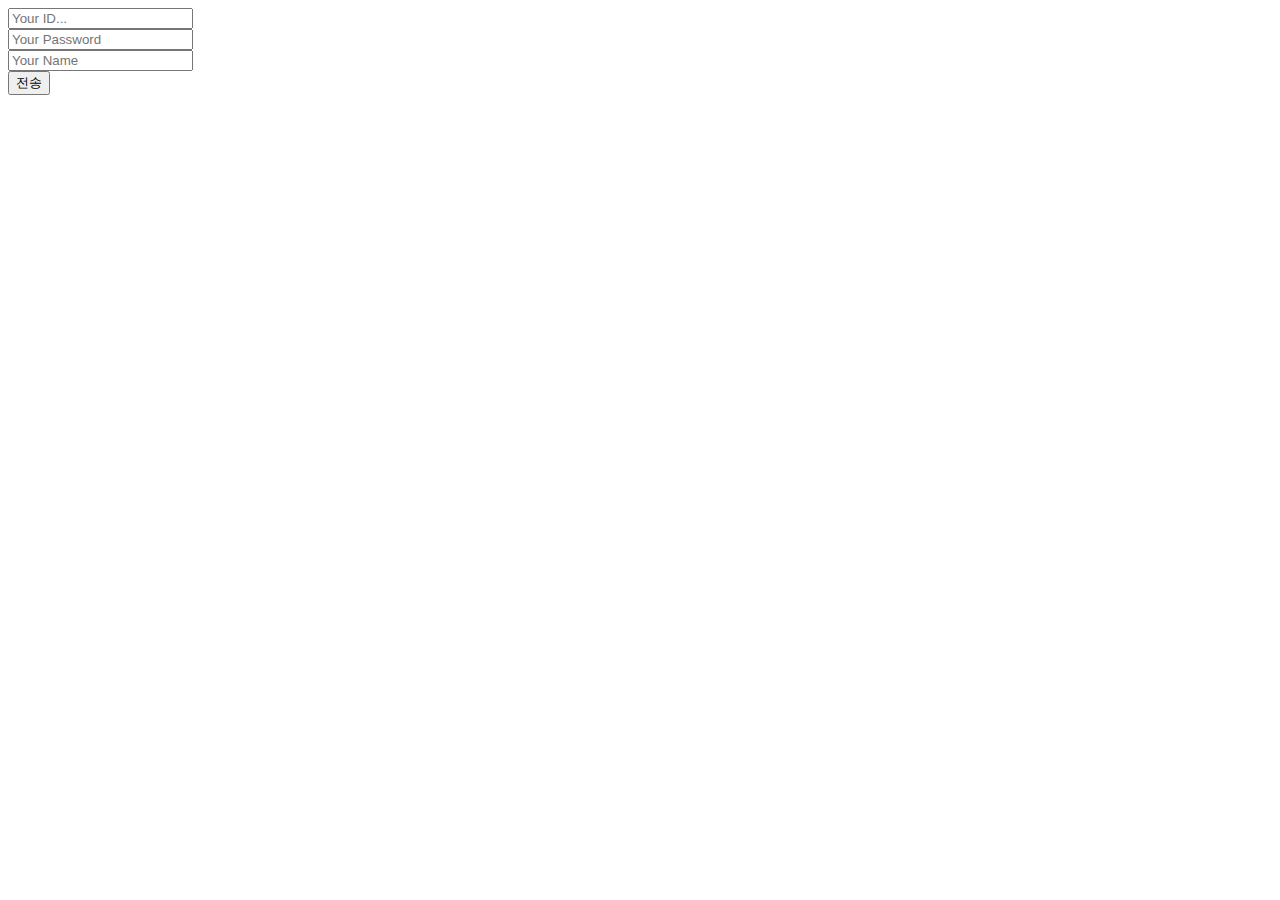
<file: site1118/src/main/webapp/member/regist.html>
<!DOCTYPE html>
<html>
<head>
<meta charset="UTF-8">
<title>Insert title here</title>
<script>
	// 사용자가 작성한 폼을 tomcat 서버로 전송하자!(서버로부터 가져올때는 Get방식이지만
	// 서버로 데이터를 전송할때는 반드시 post방식으로 요청을 시도해야 함!)
	// HTTP 프로토콜의 약속!!
	function send(){
		// 생성된 DOM중 form1 이라는 객체를 이용하여 유저가 입력한 데이터를 서버로 전송하자
		// 유저가 입력한 데이터를 전송 파라미터라 한다.
		let form1 = document.getElementById("form1");
		
		// 서버의 주소를 입력할 수 있는 것을 직접 사이트에서 조사해볼 것!
		
		// 서블릿이 post 방식을 염두해두고 기다리고 있음.	 
		form1.method="post";
		// 서버에서 이 요청을 처리할 url
		form1.action="/member/regist";
		// 서버에 전송하는 행위
		form1.submit();
	}


</script>
</head>
<body>
	<div>
	<form id="form1"> <!-- 한번에 보낼 데이터는 폼으로 감싸버리기! --><!-- 각 태그는 각각 DOM으로 생성되는데 그 때 사용하려고 id 부여! -->
		<div>
			<input type="text" placeholder="Your ID..." name="id">
		</div>
		<div>
			<input type="text" placeholder="Your Password" name="pwd">
		</div>
		<div>
			<input type="text" placeholder="Your Name" name="name">
		</div>
		<div>
			<button type="button" onClick="send()">전송</button>
		</div>
	</form>
	</div>
</body>
</html>
</file>
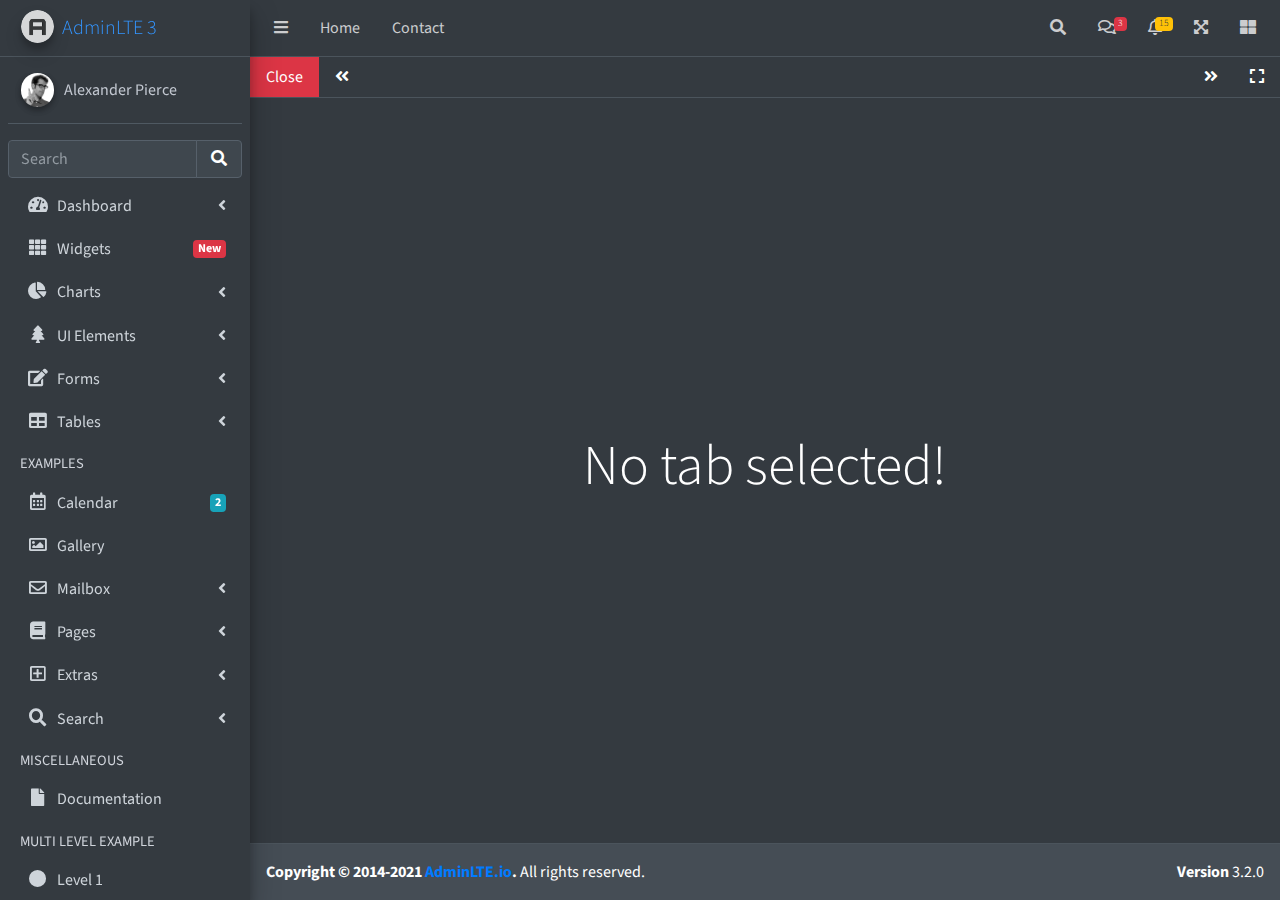
<file: shop/src/main/webapp/resources/adminlte/iframe-dark.html>
<!DOCTYPE html>
<html lang="en">
<head>
  <meta charset="utf-8">
  <meta name="viewport" content="width=device-width, initial-scale=1">
  <title>AdminLTE 3 | Tabbed IFrames</title>

  <!-- Google Font: Source Sans Pro -->
  <link rel="stylesheet" href="https://fonts.googleapis.com/css?family=Source+Sans+Pro:300,400,400i,700&display=fallback">
  <!-- Font Awesome -->
  <link rel="stylesheet" href="plugins/fontawesome-free/css/all.min.css">
  <!-- Theme style -->
  <link rel="stylesheet" href="dist/css/adminlte.min.css">
  <!-- overlayScrollbars -->
  <link rel="stylesheet" href="plugins/overlayScrollbars/css/OverlayScrollbars.min.css">
</head>
<body class="hold-transition sidebar-mini layout-fixed dark-mode" data-panel-auto-height-mode="height">
<div class="wrapper">

  <!-- Navbar -->
  <nav class="main-header navbar navbar-expand navbar-dark">
    <!-- Left navbar links -->
    <ul class="navbar-nav">
      <li class="nav-item">
        <a class="nav-link" data-widget="pushmenu" href="#" role="button"><i class="fas fa-bars"></i></a>
      </li>
      <li class="nav-item d-none d-sm-inline-block">
        <a href="index3.html" class="nav-link">Home</a>
      </li>
      <li class="nav-item d-none d-sm-inline-block">
        <a href="#" class="nav-link">Contact</a>
      </li>
    </ul>

    <!-- Right navbar links -->
    <ul class="navbar-nav ml-auto">
      <!-- Navbar Search -->
      <li class="nav-item">
        <a class="nav-link" data-widget="navbar-search" href="#" role="button">
          <i class="fas fa-search"></i>
        </a>
        <div class="navbar-search-block">
          <form class="form-inline">
            <div class="input-group input-group-sm">
              <input class="form-control form-control-navbar" type="search" placeholder="Search" aria-label="Search">
              <div class="input-group-append">
                <button class="btn btn-navbar" type="submit">
                  <i class="fas fa-search"></i>
                </button>
                <button class="btn btn-navbar" type="button" data-widget="navbar-search">
                  <i class="fas fa-times"></i>
                </button>
              </div>
            </div>
          </form>
        </div>
      </li>

      <!-- Messages Dropdown Menu -->
      <li class="nav-item dropdown">
        <a class="nav-link" data-toggle="dropdown" href="#">
          <i class="far fa-comments"></i>
          <span class="badge badge-danger navbar-badge">3</span>
        </a>
        <div class="dropdown-menu dropdown-menu-lg dropdown-menu-right">
          <a href="#" class="dropdown-item">
            <!-- Message Start -->
            <div class="media">
              <img src="dist/img/user1-128x128.jpg" alt="User Avatar" class="img-size-50 mr-3 img-circle">
              <div class="media-body">
                <h3 class="dropdown-item-title">
                  Brad Diesel
                  <span class="float-right text-sm text-danger"><i class="fas fa-star"></i></span>
                </h3>
                <p class="text-sm">Call me whenever you can...</p>
                <p class="text-sm text-muted"><i class="far fa-clock mr-1"></i> 4 Hours Ago</p>
              </div>
            </div>
            <!-- Message End -->
          </a>
          <div class="dropdown-divider"></div>
          <a href="#" class="dropdown-item">
            <!-- Message Start -->
            <div class="media">
              <img src="dist/img/user8-128x128.jpg" alt="User Avatar" class="img-size-50 img-circle mr-3">
              <div class="media-body">
                <h3 class="dropdown-item-title">
                  John Pierce
                  <span class="float-right text-sm text-muted"><i class="fas fa-star"></i></span>
                </h3>
                <p class="text-sm">I got your message bro</p>
                <p class="text-sm text-muted"><i class="far fa-clock mr-1"></i> 4 Hours Ago</p>
              </div>
            </div>
            <!-- Message End -->
          </a>
          <div class="dropdown-divider"></div>
          <a href="#" class="dropdown-item">
            <!-- Message Start -->
            <div class="media">
              <img src="dist/img/user3-128x128.jpg" alt="User Avatar" class="img-size-50 img-circle mr-3">
              <div class="media-body">
                <h3 class="dropdown-item-title">
                  Nora Silvester
                  <span class="float-right text-sm text-warning"><i class="fas fa-star"></i></span>
                </h3>
                <p class="text-sm">The subject goes here</p>
                <p class="text-sm text-muted"><i class="far fa-clock mr-1"></i> 4 Hours Ago</p>
              </div>
            </div>
            <!-- Message End -->
          </a>
          <div class="dropdown-divider"></div>
          <a href="#" class="dropdown-item dropdown-footer">See All Messages</a>
        </div>
      </li>
      <!-- Notifications Dropdown Menu -->
      <li class="nav-item dropdown">
        <a class="nav-link" data-toggle="dropdown" href="#">
          <i class="far fa-bell"></i>
          <span class="badge badge-warning navbar-badge">15</span>
        </a>
        <div class="dropdown-menu dropdown-menu-lg dropdown-menu-right">
          <span class="dropdown-item dropdown-header">15 Notifications</span>
          <div class="dropdown-divider"></div>
          <a href="#" class="dropdown-item">
            <i class="fas fa-envelope mr-2"></i> 4 new messages
            <span class="float-right text-muted text-sm">3 mins</span>
          </a>
          <div class="dropdown-divider"></div>
          <a href="#" class="dropdown-item">
            <i class="fas fa-users mr-2"></i> 8 friend requests
            <span class="float-right text-muted text-sm">12 hours</span>
          </a>
          <div class="dropdown-divider"></div>
          <a href="#" class="dropdown-item">
            <i class="fas fa-file mr-2"></i> 3 new reports
            <span class="float-right text-muted text-sm">2 days</span>
          </a>
          <div class="dropdown-divider"></div>
          <a href="#" class="dropdown-item dropdown-footer">See All Notifications</a>
        </div>
      </li>
      <li class="nav-item">
        <a class="nav-link" data-widget="fullscreen" href="#" role="button">
          <i class="fas fa-expand-arrows-alt"></i>
        </a>
      </li>
      <li class="nav-item">
        <a class="nav-link" data-widget="control-sidebar" data-slide="true" href="#" role="button">
          <i class="fas fa-th-large"></i>
        </a>
      </li>
    </ul>
  </nav>
  <!-- /.navbar -->

  <!-- Main Sidebar Container -->
  <aside class="main-sidebar sidebar-dark-primary elevation-4">
    <!-- Brand Logo -->
    <a href="index3.html" class="brand-link">
      <img src="dist/img/AdminLTELogo.png" alt="AdminLTE Logo" class="brand-image img-circle elevation-3" style="opacity: .8">
      <span class="brand-text font-weight-light">AdminLTE 3</span>
    </a>

    <!-- Sidebar -->
    <div class="sidebar">
      <!-- Sidebar user panel (optional) -->
      <div class="user-panel mt-3 pb-3 mb-3 d-flex">
        <div class="image">
          <img src="dist/img/user2-160x160.jpg" class="img-circle elevation-2" alt="User Image">
        </div>
        <div class="info">
          <a href="#" class="d-block">Alexander Pierce</a>
        </div>
      </div>

      <!-- SidebarSearch Form -->
      <div class="form-inline">
        <div class="input-group" data-widget="sidebar-search">
          <input class="form-control form-control-sidebar" type="search" placeholder="Search" aria-label="Search">
          <div class="input-group-append">
            <button class="btn btn-sidebar">
              <i class="fas fa-search fa-fw"></i>
            </button>
          </div>
        </div>
      </div>

      <!-- Sidebar Menu -->
      <nav class="mt-2">
        <ul class="nav nav-pills nav-sidebar flex-column" data-widget="treeview" role="menu" data-accordion="false">
          <!-- Add icons to the links using the .nav-icon class
               with font-awesome or any other icon font library -->
          <li class="nav-item">
            <a href="#" class="nav-link">
              <i class="nav-icon fas fa-tachometer-alt"></i>
              <p>
                Dashboard
                <i class="right fas fa-angle-left"></i>
              </p>
            </a>
            <ul class="nav nav-treeview">
              <li class="nav-item">
                <a href="./index.html" class="nav-link">
                  <i class="far fa-circle nav-icon"></i>
                  <p>Dashboard v1</p>
                </a>
              </li>
              <li class="nav-item">
                <a href="./index2.html" class="nav-link">
                  <i class="far fa-circle nav-icon"></i>
                  <p>Dashboard v2</p>
                </a>
              </li>
              <li class="nav-item">
                <a href="./index3.html" class="nav-link">
                  <i class="far fa-circle nav-icon"></i>
                  <p>Dashboard v3</p>
                </a>
              </li>
            </ul>
          </li>
          <li class="nav-item">
            <a href="pages/widgets.html" class="nav-link">
              <i class="nav-icon fas fa-th"></i>
              <p>
                Widgets
                <span class="right badge badge-danger">New</span>
              </p>
            </a>
          </li>
          <li class="nav-item">
            <a href="#" class="nav-link">
              <i class="nav-icon fas fa-chart-pie"></i>
              <p>
                Charts
                <i class="right fas fa-angle-left"></i>
              </p>
            </a>
            <ul class="nav nav-treeview">
              <li class="nav-item">
                <a href="pages/charts/chartjs.html" class="nav-link">
                  <i class="far fa-circle nav-icon"></i>
                  <p>ChartJS</p>
                </a>
              </li>
              <li class="nav-item">
                <a href="pages/charts/flot.html" class="nav-link">
                  <i class="far fa-circle nav-icon"></i>
                  <p>Flot</p>
                </a>
              </li>
              <li class="nav-item">
                <a href="pages/charts/inline.html" class="nav-link">
                  <i class="far fa-circle nav-icon"></i>
                  <p>Inline</p>
                </a>
              </li>
            </ul>
          </li>
          <li class="nav-item">
            <a href="#" class="nav-link">
              <i class="nav-icon fas fa-tree"></i>
              <p>
                UI Elements
                <i class="fas fa-angle-left right"></i>
              </p>
            </a>
            <ul class="nav nav-treeview">
              <li class="nav-item">
                <a href="pages/UI/general.html" class="nav-link">
                  <i class="far fa-circle nav-icon"></i>
                  <p>General</p>
                </a>
              </li>
              <li class="nav-item">
                <a href="pages/UI/icons.html" class="nav-link">
                  <i class="far fa-circle nav-icon"></i>
                  <p>Icons</p>
                </a>
              </li>
              <li class="nav-item">
                <a href="pages/UI/buttons.html" class="nav-link">
                  <i class="far fa-circle nav-icon"></i>
                  <p>Buttons</p>
                </a>
              </li>
              <li class="nav-item">
                <a href="pages/UI/sliders.html" class="nav-link">
                  <i class="far fa-circle nav-icon"></i>
                  <p>Sliders</p>
                </a>
              </li>
              <li class="nav-item">
                <a href="pages/UI/modals.html" class="nav-link">
                  <i class="far fa-circle nav-icon"></i>
                  <p>Modals & Alerts</p>
                </a>
              </li>
              <li class="nav-item">
                <a href="pages/UI/navbar.html" class="nav-link">
                  <i class="far fa-circle nav-icon"></i>
                  <p>Navbar & Tabs</p>
                </a>
              </li>
              <li class="nav-item">
                <a href="pages/UI/timeline.html" class="nav-link">
                  <i class="far fa-circle nav-icon"></i>
                  <p>Timeline</p>
                </a>
              </li>
              <li class="nav-item">
                <a href="pages/UI/ribbons.html" class="nav-link">
                  <i class="far fa-circle nav-icon"></i>
                  <p>Ribbons</p>
                </a>
              </li>
            </ul>
          </li>
          <li class="nav-item">
            <a href="#" class="nav-link">
              <i class="nav-icon fas fa-edit"></i>
              <p>
                Forms
                <i class="fas fa-angle-left right"></i>
              </p>
            </a>
            <ul class="nav nav-treeview">
              <li class="nav-item">
                <a href="pages/forms/general.html" class="nav-link">
                  <i class="far fa-circle nav-icon"></i>
                  <p>General Elements</p>
                </a>
              </li>
              <li class="nav-item">
                <a href="pages/forms/advanced.html" class="nav-link">
                  <i class="far fa-circle nav-icon"></i>
                  <p>Advanced Elements</p>
                </a>
              </li>
              <li class="nav-item">
                <a href="pages/forms/editors.html" class="nav-link">
                  <i class="far fa-circle nav-icon"></i>
                  <p>Editors</p>
                </a>
              </li>
              <li class="nav-item">
                <a href="pages/forms/validation.html" class="nav-link">
                  <i class="far fa-circle nav-icon"></i>
                  <p>Validation</p>
                </a>
              </li>
            </ul>
          </li>
          <li class="nav-item">
            <a href="#" class="nav-link">
              <i class="nav-icon fas fa-table"></i>
              <p>
                Tables
                <i class="fas fa-angle-left right"></i>
              </p>
            </a>
            <ul class="nav nav-treeview">
              <li class="nav-item">
                <a href="pages/tables/simple.html" class="nav-link">
                  <i class="far fa-circle nav-icon"></i>
                  <p>Simple Tables</p>
                </a>
              </li>
              <li class="nav-item">
                <a href="pages/tables/data.html" class="nav-link">
                  <i class="far fa-circle nav-icon"></i>
                  <p>DataTables</p>
                </a>
              </li>
              <li class="nav-item">
                <a href="pages/tables/jsgrid.html" class="nav-link">
                  <i class="far fa-circle nav-icon"></i>
                  <p>jsGrid</p>
                </a>
              </li>
            </ul>
          </li>
          <li class="nav-header">EXAMPLES</li>
          <li class="nav-item">
            <a href="pages/calendar.html" class="nav-link">
              <i class="nav-icon far fa-calendar-alt"></i>
              <p>
                Calendar
                <span class="badge badge-info right">2</span>
              </p>
            </a>
          </li>
          <li class="nav-item">
            <a href="pages/gallery.html" class="nav-link">
              <i class="nav-icon far fa-image"></i>
              <p>
                Gallery
              </p>
            </a>
          </li>
          <li class="nav-item">
            <a href="#" class="nav-link">
              <i class="nav-icon far fa-envelope"></i>
              <p>
                Mailbox
                <i class="fas fa-angle-left right"></i>
              </p>
            </a>
            <ul class="nav nav-treeview">
              <li class="nav-item">
                <a href="pages/mailbox/mailbox.html" class="nav-link">
                  <i class="far fa-circle nav-icon"></i>
                  <p>Inbox</p>
                </a>
              </li>
              <li class="nav-item">
                <a href="pages/mailbox/compose.html" class="nav-link">
                  <i class="far fa-circle nav-icon"></i>
                  <p>Compose</p>
                </a>
              </li>
              <li class="nav-item">
                <a href="pages/mailbox/read-mail.html" class="nav-link">
                  <i class="far fa-circle nav-icon"></i>
                  <p>Read</p>
                </a>
              </li>
            </ul>
          </li>
          <li class="nav-item">
            <a href="#" class="nav-link">
              <i class="nav-icon fas fa-book"></i>
              <p>
                Pages
                <i class="fas fa-angle-left right"></i>
              </p>
            </a>
            <ul class="nav nav-treeview">
              <li class="nav-item">
                <a href="pages/examples/invoice.html" class="nav-link">
                  <i class="far fa-circle nav-icon"></i>
                  <p>Invoice</p>
                </a>
              </li>
              <li class="nav-item">
                <a href="pages/examples/profile.html" class="nav-link">
                  <i class="far fa-circle nav-icon"></i>
                  <p>Profile</p>
                </a>
              </li>
              <li class="nav-item">
                <a href="pages/examples/e-commerce.html" class="nav-link">
                  <i class="far fa-circle nav-icon"></i>
                  <p>E-commerce</p>
                </a>
              </li>
              <li class="nav-item">
                <a href="pages/examples/projects.html" class="nav-link">
                  <i class="far fa-circle nav-icon"></i>
                  <p>Projects</p>
                </a>
              </li>
              <li class="nav-item">
                <a href="pages/examples/project-add.html" class="nav-link">
                  <i class="far fa-circle nav-icon"></i>
                  <p>Project Add</p>
                </a>
              </li>
              <li class="nav-item">
                <a href="pages/examples/project-edit.html" class="nav-link">
                  <i class="far fa-circle nav-icon"></i>
                  <p>Project Edit</p>
                </a>
              </li>
              <li class="nav-item">
                <a href="pages/examples/project-detail.html" class="nav-link">
                  <i class="far fa-circle nav-icon"></i>
                  <p>Project Detail</p>
                </a>
              </li>
              <li class="nav-item">
                <a href="pages/examples/contacts.html" class="nav-link">
                  <i class="far fa-circle nav-icon"></i>
                  <p>Contacts</p>
                </a>
              </li>
              <li class="nav-item">
                <a href="pages/examples/faq.html" class="nav-link">
                  <i class="far fa-circle nav-icon"></i>
                  <p>FAQ</p>
                </a>
              </li>
              <li class="nav-item">
                <a href="pages/examples/contact-us.html" class="nav-link">
                  <i class="far fa-circle nav-icon"></i>
                  <p>Contact us</p>
                </a>
              </li>
            </ul>
          </li>
          <li class="nav-item">
            <a href="#" class="nav-link">
              <i class="nav-icon far fa-plus-square"></i>
              <p>
                Extras
                <i class="fas fa-angle-left right"></i>
              </p>
            </a>
            <ul class="nav nav-treeview">
              <li class="nav-item">
                <a href="#" class="nav-link">
                  <i class="far fa-circle nav-icon"></i>
                  <p>
                    Login & Register v1
                    <i class="fas fa-angle-left right"></i>
                  </p>
                </a>
                <ul class="nav nav-treeview">
                  <li class="nav-item">
                    <a href="pages/examples/login.html" class="nav-link">
                      <i class="far fa-circle nav-icon"></i>
                      <p>Login v1</p>
                    </a>
                  </li>
                  <li class="nav-item">
                    <a href="pages/examples/register.html" class="nav-link">
                      <i class="far fa-circle nav-icon"></i>
                      <p>Register v1</p>
                    </a>
                  </li>
                  <li class="nav-item">
                    <a href="pages/examples/forgot-password.html" class="nav-link">
                      <i class="far fa-circle nav-icon"></i>
                      <p>Forgot Password v1</p>
                    </a>
                  </li>
                  <li class="nav-item">
                    <a href="pages/examples/recover-password.html" class="nav-link">
                      <i class="far fa-circle nav-icon"></i>
                      <p>Recover Password v1</p>
                    </a>
                  </li>
                </ul>
              </li>
              <li class="nav-item">
                <a href="#" class="nav-link">
                  <i class="far fa-circle nav-icon"></i>
                  <p>
                    Login & Register v2
                    <i class="fas fa-angle-left right"></i>
                  </p>
                </a>
                <ul class="nav nav-treeview">
                  <li class="nav-item">
                    <a href="pages/examples/login-v2.html" class="nav-link">
                      <i class="far fa-circle nav-icon"></i>
                      <p>Login v2</p>
                    </a>
                  </li>
                  <li class="nav-item">
                    <a href="pages/examples/register-v2.html" class="nav-link">
                      <i class="far fa-circle nav-icon"></i>
                      <p>Register v2</p>
                    </a>
                  </li>
                  <li class="nav-item">
                    <a href="pages/examples/forgot-password-v2.html" class="nav-link">
                      <i class="far fa-circle nav-icon"></i>
                      <p>Forgot Password v2</p>
                    </a>
                  </li>
                  <li class="nav-item">
                    <a href="pages/examples/recover-password-v2.html" class="nav-link">
                      <i class="far fa-circle nav-icon"></i>
                      <p>Recover Password v2</p>
                    </a>
                  </li>
                </ul>
              </li>
              <li class="nav-item">
                <a href="pages/examples/lockscreen.html" class="nav-link">
                  <i class="far fa-circle nav-icon"></i>
                  <p>Lockscreen</p>
                </a>
              </li>
              <li class="nav-item">
                <a href="pages/examples/legacy-user-menu.html" class="nav-link">
                  <i class="far fa-circle nav-icon"></i>
                  <p>Legacy User Menu</p>
                </a>
              </li>
              <li class="nav-item">
                <a href="pages/examples/language-menu.html" class="nav-link">
                  <i class="far fa-circle nav-icon"></i>
                  <p>Language Menu</p>
                </a>
              </li>
              <li class="nav-item">
                <a href="pages/examples/404.html" class="nav-link">
                  <i class="far fa-circle nav-icon"></i>
                  <p>Error 404</p>
                </a>
              </li>
              <li class="nav-item">
                <a href="pages/examples/500.html" class="nav-link">
                  <i class="far fa-circle nav-icon"></i>
                  <p>Error 500</p>
                </a>
              </li>
              <li class="nav-item">
                <a href="pages/examples/pace.html" class="nav-link">
                  <i class="far fa-circle nav-icon"></i>
                  <p>Pace</p>
                </a>
              </li>
              <li class="nav-item">
                <a href="pages/examples/blank.html" class="nav-link">
                  <i class="far fa-circle nav-icon"></i>
                  <p>Blank Page</p>
                </a>
              </li>
              <li class="nav-item">
                <a href="starter.html" class="nav-link">
                  <i class="far fa-circle nav-icon"></i>
                  <p>Starter Page</p>
                </a>
              </li>
            </ul>
          </li>
          <li class="nav-item">
            <a href="#" class="nav-link">
              <i class="nav-icon fas fa-search"></i>
              <p>
                Search
                <i class="fas fa-angle-left right"></i>
              </p>
            </a>
            <ul class="nav nav-treeview">
              <li class="nav-item">
                <a href="pages/search/simple.html" class="nav-link">
                  <i class="far fa-circle nav-icon"></i>
                  <p>Simple Search</p>
                </a>
              </li>
              <li class="nav-item">
                <a href="pages/search/enhanced.html" class="nav-link">
                  <i class="far fa-circle nav-icon"></i>
                  <p>Enhanced</p>
                </a>
              </li>
            </ul>
          </li>
          <li class="nav-header">MISCELLANEOUS</li>
          <li class="nav-item">
            <a href="https://adminlte.io/docs/3.1/" class="nav-link">
              <i class="nav-icon fas fa-file"></i>
              <p>Documentation</p>
            </a>
          </li>
          <li class="nav-header">MULTI LEVEL EXAMPLE</li>
          <li class="nav-item">
            <a href="#" class="nav-link">
              <i class="fas fa-circle nav-icon"></i>
              <p>Level 1</p>
            </a>
          </li>
          <li class="nav-item">
            <a href="#" class="nav-link">
              <i class="nav-icon fas fa-circle"></i>
              <p>
                Level 1
                <i class="right fas fa-angle-left"></i>
              </p>
            </a>
            <ul class="nav nav-treeview">
              <li class="nav-item">
                <a href="#" class="nav-link">
                  <i class="far fa-circle nav-icon"></i>
                  <p>Level 2</p>
                </a>
              </li>
              <li class="nav-item">
                <a href="#" class="nav-link">
                  <i class="far fa-circle nav-icon"></i>
                  <p>
                    Level 2
                    <i class="right fas fa-angle-left"></i>
                  </p>
                </a>
                <ul class="nav nav-treeview">
                  <li class="nav-item">
                    <a href="#" class="nav-link">
                      <i class="far fa-dot-circle nav-icon"></i>
                      <p>Level 3</p>
                    </a>
                  </li>
                  <li class="nav-item">
                    <a href="#" class="nav-link">
                      <i class="far fa-dot-circle nav-icon"></i>
                      <p>Level 3</p>
                    </a>
                  </li>
                  <li class="nav-item">
                    <a href="#" class="nav-link">
                      <i class="far fa-dot-circle nav-icon"></i>
                      <p>Level 3</p>
                    </a>
                  </li>
                </ul>
              </li>
              <li class="nav-item">
                <a href="#" class="nav-link">
                  <i class="far fa-circle nav-icon"></i>
                  <p>Level 2</p>
                </a>
              </li>
            </ul>
          </li>
          <li class="nav-item">
            <a href="#" class="nav-link">
              <i class="fas fa-circle nav-icon"></i>
              <p>Level 1</p>
            </a>
          </li>
          <li class="nav-header">LABELS</li>
          <li class="nav-item">
            <a href="#" class="nav-link">
              <i class="nav-icon far fa-circle text-danger"></i>
              <p class="text">Important</p>
            </a>
          </li>
          <li class="nav-item">
            <a href="#" class="nav-link">
              <i class="nav-icon far fa-circle text-warning"></i>
              <p>Warning</p>
            </a>
          </li>
          <li class="nav-item">
            <a href="#" class="nav-link">
              <i class="nav-icon far fa-circle text-info"></i>
              <p>Informational</p>
            </a>
          </li>
        </ul>
      </nav>
      <!-- /.sidebar-menu -->
    </div>
    <!-- /.sidebar -->
  </aside>

  <!-- Content Wrapper. Contains page content -->
  <div class="content-wrapper iframe-mode bg-dark" data-widget="iframe" data-auto-dark-mode="true" data-loading-screen="750">
    <div class="nav navbar navbar-expand-lg navbar-dark border-bottom border-dark p-0">
      <a class="nav-link bg-danger" href="#" data-widget="iframe-close">Close</a>
      <a class="nav-link bg-dark" href="#" data-widget="iframe-scrollleft"><i class="fas fa-angle-double-left"></i></a>
      <ul class="navbar-nav" role="tablist">
      </ul>
      <a class="nav-link bg-dark" href="#" data-widget="iframe-scrollright"><i class="fas fa-angle-double-right"></i></a>
      <a class="nav-link bg-dark" href="#" data-widget="iframe-fullscreen"><i class="fas fa-expand"></i></a>
    </div>
    <div class="tab-content">
      <div class="tab-empty">
        <h2 class="display-4">No tab selected!</h2>
      </div>
      <div class="tab-loading">
        <div>
          <h2 class="display-4">Tab is loading <i class="fa fa-sync fa-spin"></i></h2>
        </div>
      </div>
    </div>
  </div>
    <!-- /.content-wrapper -->
  <footer class="main-footer dark-mode">
    <strong>Copyright &copy; 2014-2021 <a href="https://adminlte.io">AdminLTE.io</a>.</strong>
    All rights reserved.
    <div class="float-right d-none d-sm-inline-block">
      <b>Version</b> 3.2.0
    </div>
  </footer>

  <!-- Control Sidebar -->
  <aside class="control-sidebar control-sidebar-dark">
    <!-- Control sidebar content goes here -->
  </aside>
  <!-- /.control-sidebar -->
</div>
<!-- ./wrapper -->

<!-- jQuery -->
<script src="plugins/jquery/jquery.min.js"></script>
<!-- jQuery UI 1.11.4 -->
<script src="plugins/jquery-ui/jquery-ui.min.js"></script>
<!-- Resolve conflict in jQuery UI tooltip with Bootstrap tooltip -->
<script>
  $.widget.bridge('uibutton', $.ui.button)
</script>
<!-- Bootstrap 4 -->
<script src="plugins/bootstrap/js/bootstrap.bundle.min.js"></script>
<!-- overlayScrollbars -->
<script src="plugins/overlayScrollbars/js/jquery.overlayScrollbars.min.js"></script>
<!-- AdminLTE App -->
<script src="dist/js/adminlte.js"></script>
<!-- AdminLTE for demo purposes -->
<script src="dist/js/demo.js"></script>
</body>
</html>
</file>
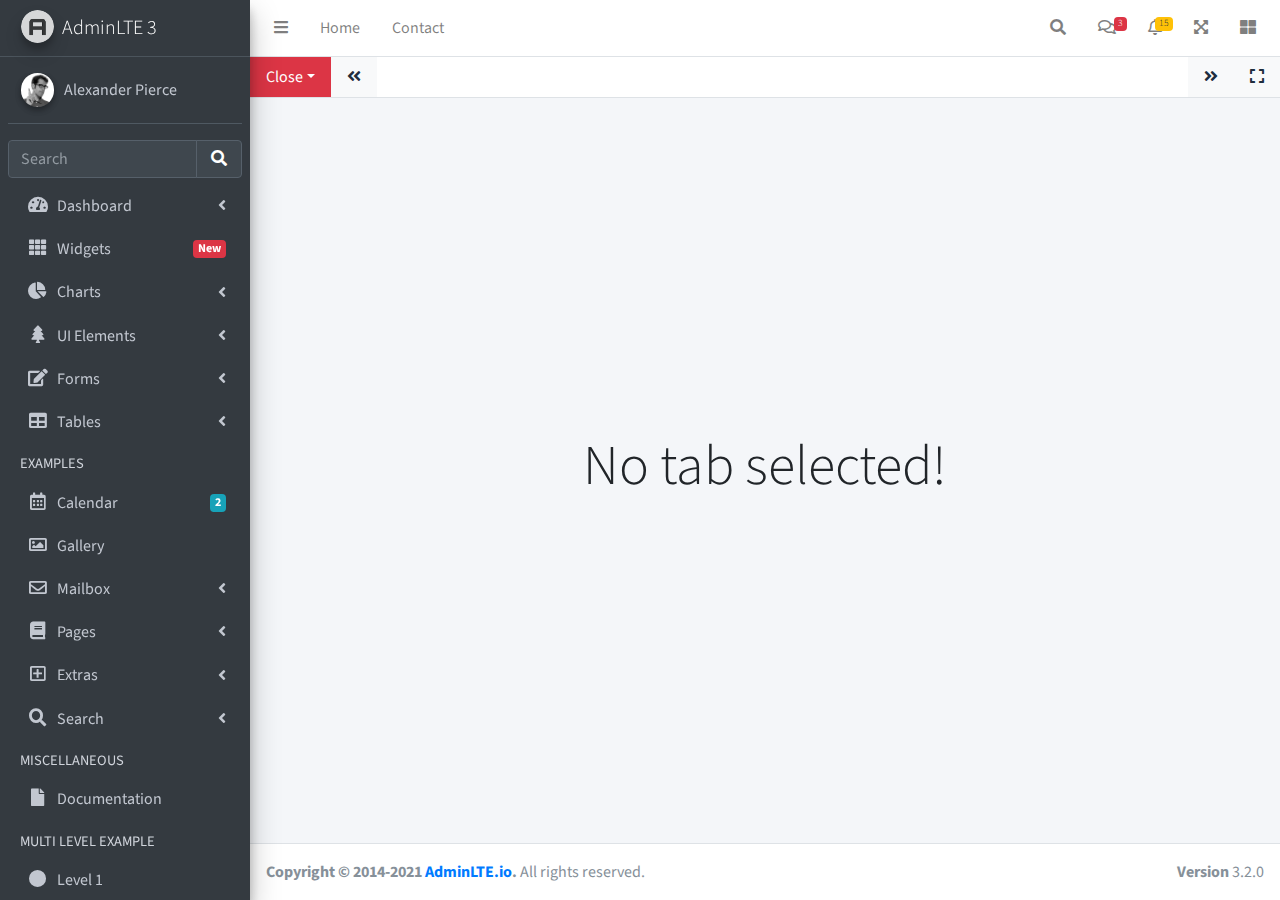
<file: shop/src/main/webapp/resources/adminlte/iframe.html>
<!DOCTYPE html>
<html lang="en">
<head>
  <meta charset="utf-8">
  <meta name="viewport" content="width=device-width, initial-scale=1">
  <title>AdminLTE 3 | Tabbed IFrames</title>

  <!-- Google Font: Source Sans Pro -->
  <link rel="stylesheet" href="https://fonts.googleapis.com/css?family=Source+Sans+Pro:300,400,400i,700&display=fallback">
  <!-- Font Awesome -->
  <link rel="stylesheet" href="plugins/fontawesome-free/css/all.min.css">
  <!-- Theme style -->
  <link rel="stylesheet" href="dist/css/adminlte.min.css">
  <!-- overlayScrollbars -->
  <link rel="stylesheet" href="plugins/overlayScrollbars/css/OverlayScrollbars.min.css">
</head>
<body class="hold-transition sidebar-mini layout-fixed" data-panel-auto-height-mode="height">
<div class="wrapper">

  <!-- Navbar -->
  <nav class="main-header navbar navbar-expand navbar-white navbar-light">
    <!-- Left navbar links -->
    <ul class="navbar-nav">
      <li class="nav-item">
        <a class="nav-link" data-widget="pushmenu" href="#" role="button"><i class="fas fa-bars"></i></a>
      </li>
      <li class="nav-item d-none d-sm-inline-block">
        <a href="index3.html" class="nav-link">Home</a>
      </li>
      <li class="nav-item d-none d-sm-inline-block">
        <a href="#" class="nav-link">Contact</a>
      </li>
    </ul>

    <!-- Right navbar links -->
    <ul class="navbar-nav ml-auto">
      <!-- Navbar Search -->
      <li class="nav-item">
        <a class="nav-link" data-widget="navbar-search" href="#" role="button">
          <i class="fas fa-search"></i>
        </a>
        <div class="navbar-search-block">
          <form class="form-inline">
            <div class="input-group input-group-sm">
              <input class="form-control form-control-navbar" type="search" placeholder="Search" aria-label="Search">
              <div class="input-group-append">
                <button class="btn btn-navbar" type="submit">
                  <i class="fas fa-search"></i>
                </button>
                <button class="btn btn-navbar" type="button" data-widget="navbar-search">
                  <i class="fas fa-times"></i>
                </button>
              </div>
            </div>
          </form>
        </div>
      </li>

      <!-- Messages Dropdown Menu -->
      <li class="nav-item dropdown">
        <a class="nav-link" data-toggle="dropdown" href="#">
          <i class="far fa-comments"></i>
          <span class="badge badge-danger navbar-badge">3</span>
        </a>
        <div class="dropdown-menu dropdown-menu-lg dropdown-menu-right">
          <a href="#" class="dropdown-item">
            <!-- Message Start -->
            <div class="media">
              <img src="dist/img/user1-128x128.jpg" alt="User Avatar" class="img-size-50 mr-3 img-circle">
              <div class="media-body">
                <h3 class="dropdown-item-title">
                  Brad Diesel
                  <span class="float-right text-sm text-danger"><i class="fas fa-star"></i></span>
                </h3>
                <p class="text-sm">Call me whenever you can...</p>
                <p class="text-sm text-muted"><i class="far fa-clock mr-1"></i> 4 Hours Ago</p>
              </div>
            </div>
            <!-- Message End -->
          </a>
          <div class="dropdown-divider"></div>
          <a href="#" class="dropdown-item">
            <!-- Message Start -->
            <div class="media">
              <img src="dist/img/user8-128x128.jpg" alt="User Avatar" class="img-size-50 img-circle mr-3">
              <div class="media-body">
                <h3 class="dropdown-item-title">
                  John Pierce
                  <span class="float-right text-sm text-muted"><i class="fas fa-star"></i></span>
                </h3>
                <p class="text-sm">I got your message bro</p>
                <p class="text-sm text-muted"><i class="far fa-clock mr-1"></i> 4 Hours Ago</p>
              </div>
            </div>
            <!-- Message End -->
          </a>
          <div class="dropdown-divider"></div>
          <a href="#" class="dropdown-item">
            <!-- Message Start -->
            <div class="media">
              <img src="dist/img/user3-128x128.jpg" alt="User Avatar" class="img-size-50 img-circle mr-3">
              <div class="media-body">
                <h3 class="dropdown-item-title">
                  Nora Silvester
                  <span class="float-right text-sm text-warning"><i class="fas fa-star"></i></span>
                </h3>
                <p class="text-sm">The subject goes here</p>
                <p class="text-sm text-muted"><i class="far fa-clock mr-1"></i> 4 Hours Ago</p>
              </div>
            </div>
            <!-- Message End -->
          </a>
          <div class="dropdown-divider"></div>
          <a href="#" class="dropdown-item dropdown-footer">See All Messages</a>
        </div>
      </li>
      <!-- Notifications Dropdown Menu -->
      <li class="nav-item dropdown">
        <a class="nav-link" data-toggle="dropdown" href="#">
          <i class="far fa-bell"></i>
          <span class="badge badge-warning navbar-badge">15</span>
        </a>
        <div class="dropdown-menu dropdown-menu-lg dropdown-menu-right">
          <span class="dropdown-item dropdown-header">15 Notifications</span>
          <div class="dropdown-divider"></div>
          <a href="#" class="dropdown-item">
            <i class="fas fa-envelope mr-2"></i> 4 new messages
            <span class="float-right text-muted text-sm">3 mins</span>
          </a>
          <div class="dropdown-divider"></div>
          <a href="#" class="dropdown-item">
            <i class="fas fa-users mr-2"></i> 8 friend requests
            <span class="float-right text-muted text-sm">12 hours</span>
          </a>
          <div class="dropdown-divider"></div>
          <a href="#" class="dropdown-item">
            <i class="fas fa-file mr-2"></i> 3 new reports
            <span class="float-right text-muted text-sm">2 days</span>
          </a>
          <div class="dropdown-divider"></div>
          <a href="#" class="dropdown-item dropdown-footer">See All Notifications</a>
        </div>
      </li>
      <li class="nav-item">
        <a class="nav-link" data-widget="fullscreen" href="#" role="button">
          <i class="fas fa-expand-arrows-alt"></i>
        </a>
      </li>
      <li class="nav-item">
        <a class="nav-link" data-widget="control-sidebar" data-slide="true" href="#" role="button">
          <i class="fas fa-th-large"></i>
        </a>
      </li>
    </ul>
  </nav>
  <!-- /.navbar -->

  <!-- Main Sidebar Container -->
  <aside class="main-sidebar sidebar-dark-primary elevation-4">
    <!-- Brand Logo -->
    <a href="index3.html" class="brand-link">
      <img src="dist/img/AdminLTELogo.png" alt="AdminLTE Logo" class="brand-image img-circle elevation-3" style="opacity: .8">
      <span class="brand-text font-weight-light">AdminLTE 3</span>
    </a>

    <!-- Sidebar -->
    <div class="sidebar">
      <!-- Sidebar user panel (optional) -->
      <div class="user-panel mt-3 pb-3 mb-3 d-flex">
        <div class="image">
          <img src="dist/img/user2-160x160.jpg" class="img-circle elevation-2" alt="User Image">
        </div>
        <div class="info">
          <a href="#" class="d-block">Alexander Pierce</a>
        </div>
      </div>

      <!-- SidebarSearch Form -->
      <div class="form-inline">
        <div class="input-group" data-widget="sidebar-search">
          <input class="form-control form-control-sidebar" type="search" placeholder="Search" aria-label="Search">
          <div class="input-group-append">
            <button class="btn btn-sidebar">
              <i class="fas fa-search fa-fw"></i>
            </button>
          </div>
        </div>
      </div>

      <!-- Sidebar Menu -->
      <nav class="mt-2">
        <ul class="nav nav-pills nav-sidebar flex-column" data-widget="treeview" role="menu" data-accordion="false">
          <!-- Add icons to the links using the .nav-icon class
               with font-awesome or any other icon font library -->
          <li class="nav-item">
            <a href="#" class="nav-link">
              <i class="nav-icon fas fa-tachometer-alt"></i>
              <p>
                Dashboard
                <i class="right fas fa-angle-left"></i>
              </p>
            </a>
            <ul class="nav nav-treeview">
              <li class="nav-item">
                <a href="./index.html" class="nav-link">
                  <i class="far fa-circle nav-icon"></i>
                  <p>Dashboard v1</p>
                </a>
              </li>
              <li class="nav-item">
                <a href="./index2.html" class="nav-link">
                  <i class="far fa-circle nav-icon"></i>
                  <p>Dashboard v2</p>
                </a>
              </li>
              <li class="nav-item">
                <a href="./index3.html" class="nav-link">
                  <i class="far fa-circle nav-icon"></i>
                  <p>Dashboard v3</p>
                </a>
              </li>
            </ul>
          </li>
          <li class="nav-item">
            <a href="pages/widgets.html" class="nav-link">
              <i class="nav-icon fas fa-th"></i>
              <p>
                Widgets
                <span class="right badge badge-danger">New</span>
              </p>
            </a>
          </li>
          <li class="nav-item">
            <a href="#" class="nav-link">
              <i class="nav-icon fas fa-chart-pie"></i>
              <p>
                Charts
                <i class="right fas fa-angle-left"></i>
              </p>
            </a>
            <ul class="nav nav-treeview">
              <li class="nav-item">
                <a href="pages/charts/chartjs.html" class="nav-link">
                  <i class="far fa-circle nav-icon"></i>
                  <p>ChartJS</p>
                </a>
              </li>
              <li class="nav-item">
                <a href="pages/charts/flot.html" class="nav-link">
                  <i class="far fa-circle nav-icon"></i>
                  <p>Flot</p>
                </a>
              </li>
              <li class="nav-item">
                <a href="pages/charts/inline.html" class="nav-link">
                  <i class="far fa-circle nav-icon"></i>
                  <p>Inline</p>
                </a>
              </li>
            </ul>
          </li>
          <li class="nav-item">
            <a href="#" class="nav-link">
              <i class="nav-icon fas fa-tree"></i>
              <p>
                UI Elements
                <i class="fas fa-angle-left right"></i>
              </p>
            </a>
            <ul class="nav nav-treeview">
              <li class="nav-item">
                <a href="pages/UI/general.html" class="nav-link">
                  <i class="far fa-circle nav-icon"></i>
                  <p>General</p>
                </a>
              </li>
              <li class="nav-item">
                <a href="pages/UI/icons.html" class="nav-link">
                  <i class="far fa-circle nav-icon"></i>
                  <p>Icons</p>
                </a>
              </li>
              <li class="nav-item">
                <a href="pages/UI/buttons.html" class="nav-link">
                  <i class="far fa-circle nav-icon"></i>
                  <p>Buttons</p>
                </a>
              </li>
              <li class="nav-item">
                <a href="pages/UI/sliders.html" class="nav-link">
                  <i class="far fa-circle nav-icon"></i>
                  <p>Sliders</p>
                </a>
              </li>
              <li class="nav-item">
                <a href="pages/UI/modals.html" class="nav-link">
                  <i class="far fa-circle nav-icon"></i>
                  <p>Modals & Alerts</p>
                </a>
              </li>
              <li class="nav-item">
                <a href="pages/UI/navbar.html" class="nav-link">
                  <i class="far fa-circle nav-icon"></i>
                  <p>Navbar & Tabs</p>
                </a>
              </li>
              <li class="nav-item">
                <a href="pages/UI/timeline.html" class="nav-link">
                  <i class="far fa-circle nav-icon"></i>
                  <p>Timeline</p>
                </a>
              </li>
              <li class="nav-item">
                <a href="pages/UI/ribbons.html" class="nav-link">
                  <i class="far fa-circle nav-icon"></i>
                  <p>Ribbons</p>
                </a>
              </li>
            </ul>
          </li>
          <li class="nav-item">
            <a href="#" class="nav-link">
              <i class="nav-icon fas fa-edit"></i>
              <p>
                Forms
                <i class="fas fa-angle-left right"></i>
              </p>
            </a>
            <ul class="nav nav-treeview">
              <li class="nav-item">
                <a href="pages/forms/general.html" class="nav-link">
                  <i class="far fa-circle nav-icon"></i>
                  <p>General Elements</p>
                </a>
              </li>
              <li class="nav-item">
                <a href="pages/forms/advanced.html" class="nav-link">
                  <i class="far fa-circle nav-icon"></i>
                  <p>Advanced Elements</p>
                </a>
              </li>
              <li class="nav-item">
                <a href="pages/forms/editors.html" class="nav-link">
                  <i class="far fa-circle nav-icon"></i>
                  <p>Editors</p>
                </a>
              </li>
              <li class="nav-item">
                <a href="pages/forms/validation.html" class="nav-link">
                  <i class="far fa-circle nav-icon"></i>
                  <p>Validation</p>
                </a>
              </li>
            </ul>
          </li>
          <li class="nav-item">
            <a href="#" class="nav-link">
              <i class="nav-icon fas fa-table"></i>
              <p>
                Tables
                <i class="fas fa-angle-left right"></i>
              </p>
            </a>
            <ul class="nav nav-treeview">
              <li class="nav-item">
                <a href="pages/tables/simple.html" class="nav-link">
                  <i class="far fa-circle nav-icon"></i>
                  <p>Simple Tables</p>
                </a>
              </li>
              <li class="nav-item">
                <a href="pages/tables/data.html" class="nav-link">
                  <i class="far fa-circle nav-icon"></i>
                  <p>DataTables</p>
                </a>
              </li>
              <li class="nav-item">
                <a href="pages/tables/jsgrid.html" class="nav-link">
                  <i class="far fa-circle nav-icon"></i>
                  <p>jsGrid</p>
                </a>
              </li>
            </ul>
          </li>
          <li class="nav-header">EXAMPLES</li>
          <li class="nav-item">
            <a href="pages/calendar.html" class="nav-link">
              <i class="nav-icon far fa-calendar-alt"></i>
              <p>
                Calendar
                <span class="badge badge-info right">2</span>
              </p>
            </a>
          </li>
          <li class="nav-item">
            <a href="pages/gallery.html" class="nav-link">
              <i class="nav-icon far fa-image"></i>
              <p>
                Gallery
              </p>
            </a>
          </li>
          <li class="nav-item">
            <a href="#" class="nav-link">
              <i class="nav-icon far fa-envelope"></i>
              <p>
                Mailbox
                <i class="fas fa-angle-left right"></i>
              </p>
            </a>
            <ul class="nav nav-treeview">
              <li class="nav-item">
                <a href="pages/mailbox/mailbox.html" class="nav-link">
                  <i class="far fa-circle nav-icon"></i>
                  <p>Inbox</p>
                </a>
              </li>
              <li class="nav-item">
                <a href="pages/mailbox/compose.html" class="nav-link">
                  <i class="far fa-circle nav-icon"></i>
                  <p>Compose</p>
                </a>
              </li>
              <li class="nav-item">
                <a href="pages/mailbox/read-mail.html" class="nav-link">
                  <i class="far fa-circle nav-icon"></i>
                  <p>Read</p>
                </a>
              </li>
            </ul>
          </li>
          <li class="nav-item">
            <a href="#" class="nav-link">
              <i class="nav-icon fas fa-book"></i>
              <p>
                Pages
                <i class="fas fa-angle-left right"></i>
              </p>
            </a>
            <ul class="nav nav-treeview">
              <li class="nav-item">
                <a href="pages/examples/invoice.html" class="nav-link">
                  <i class="far fa-circle nav-icon"></i>
                  <p>Invoice</p>
                </a>
              </li>
              <li class="nav-item">
                <a href="pages/examples/profile.html" class="nav-link">
                  <i class="far fa-circle nav-icon"></i>
                  <p>Profile</p>
                </a>
              </li>
              <li class="nav-item">
                <a href="pages/examples/e-commerce.html" class="nav-link">
                  <i class="far fa-circle nav-icon"></i>
                  <p>E-commerce</p>
                </a>
              </li>
              <li class="nav-item">
                <a href="pages/examples/projects.html" class="nav-link">
                  <i class="far fa-circle nav-icon"></i>
                  <p>Projects</p>
                </a>
              </li>
              <li class="nav-item">
                <a href="pages/examples/project-add.html" class="nav-link">
                  <i class="far fa-circle nav-icon"></i>
                  <p>Project Add</p>
                </a>
              </li>
              <li class="nav-item">
                <a href="pages/examples/project-edit.html" class="nav-link">
                  <i class="far fa-circle nav-icon"></i>
                  <p>Project Edit</p>
                </a>
              </li>
              <li class="nav-item">
                <a href="pages/examples/project-detail.html" class="nav-link">
                  <i class="far fa-circle nav-icon"></i>
                  <p>Project Detail</p>
                </a>
              </li>
              <li class="nav-item">
                <a href="pages/examples/contacts.html" class="nav-link">
                  <i class="far fa-circle nav-icon"></i>
                  <p>Contacts</p>
                </a>
              </li>
              <li class="nav-item">
                <a href="pages/examples/faq.html" class="nav-link">
                  <i class="far fa-circle nav-icon"></i>
                  <p>FAQ</p>
                </a>
              </li>
              <li class="nav-item">
                <a href="pages/examples/contact-us.html" class="nav-link">
                  <i class="far fa-circle nav-icon"></i>
                  <p>Contact us</p>
                </a>
              </li>
            </ul>
          </li>
          <li class="nav-item">
            <a href="#" class="nav-link">
              <i class="nav-icon far fa-plus-square"></i>
              <p>
                Extras
                <i class="fas fa-angle-left right"></i>
              </p>
            </a>
            <ul class="nav nav-treeview">
              <li class="nav-item">
                <a href="#" class="nav-link">
                  <i class="far fa-circle nav-icon"></i>
                  <p>
                    Login & Register v1
                    <i class="fas fa-angle-left right"></i>
                  </p>
                </a>
                <ul class="nav nav-treeview">
                  <li class="nav-item">
                    <a href="pages/examples/login.html" class="nav-link">
                      <i class="far fa-circle nav-icon"></i>
                      <p>Login v1</p>
                    </a>
                  </li>
                  <li class="nav-item">
                    <a href="pages/examples/register.html" class="nav-link">
                      <i class="far fa-circle nav-icon"></i>
                      <p>Register v1</p>
                    </a>
                  </li>
                  <li class="nav-item">
                    <a href="pages/examples/forgot-password.html" class="nav-link">
                      <i class="far fa-circle nav-icon"></i>
                      <p>Forgot Password v1</p>
                    </a>
                  </li>
                  <li class="nav-item">
                    <a href="pages/examples/recover-password.html" class="nav-link">
                      <i class="far fa-circle nav-icon"></i>
                      <p>Recover Password v1</p>
                    </a>
                  </li>
                </ul>
              </li>
              <li class="nav-item">
                <a href="#" class="nav-link">
                  <i class="far fa-circle nav-icon"></i>
                  <p>
                    Login & Register v2
                    <i class="fas fa-angle-left right"></i>
                  </p>
                </a>
                <ul class="nav nav-treeview">
                  <li class="nav-item">
                    <a href="pages/examples/login-v2.html" class="nav-link">
                      <i class="far fa-circle nav-icon"></i>
                      <p>Login v2</p>
                    </a>
                  </li>
                  <li class="nav-item">
                    <a href="pages/examples/register-v2.html" class="nav-link">
                      <i class="far fa-circle nav-icon"></i>
                      <p>Register v2</p>
                    </a>
                  </li>
                  <li class="nav-item">
                    <a href="pages/examples/forgot-password-v2.html" class="nav-link">
                      <i class="far fa-circle nav-icon"></i>
                      <p>Forgot Password v2</p>
                    </a>
                  </li>
                  <li class="nav-item">
                    <a href="pages/examples/recover-password-v2.html" class="nav-link">
                      <i class="far fa-circle nav-icon"></i>
                      <p>Recover Password v2</p>
                    </a>
                  </li>
                </ul>
              </li>
              <li class="nav-item">
                <a href="pages/examples/lockscreen.html" class="nav-link">
                  <i class="far fa-circle nav-icon"></i>
                  <p>Lockscreen</p>
                </a>
              </li>
              <li class="nav-item">
                <a href="pages/examples/legacy-user-menu.html" class="nav-link">
                  <i class="far fa-circle nav-icon"></i>
                  <p>Legacy User Menu</p>
                </a>
              </li>
              <li class="nav-item">
                <a href="pages/examples/language-menu.html" class="nav-link">
                  <i class="far fa-circle nav-icon"></i>
                  <p>Language Menu</p>
                </a>
              </li>
              <li class="nav-item">
                <a href="pages/examples/404.html" class="nav-link">
                  <i class="far fa-circle nav-icon"></i>
                  <p>Error 404</p>
                </a>
              </li>
              <li class="nav-item">
                <a href="pages/examples/500.html" class="nav-link">
                  <i class="far fa-circle nav-icon"></i>
                  <p>Error 500</p>
                </a>
              </li>
              <li class="nav-item">
                <a href="pages/examples/pace.html" class="nav-link">
                  <i class="far fa-circle nav-icon"></i>
                  <p>Pace</p>
                </a>
              </li>
              <li class="nav-item">
                <a href="pages/examples/blank.html" class="nav-link">
                  <i class="far fa-circle nav-icon"></i>
                  <p>Blank Page</p>
                </a>
              </li>
              <li class="nav-item">
                <a href="starter.html" class="nav-link">
                  <i class="far fa-circle nav-icon"></i>
                  <p>Starter Page</p>
                </a>
              </li>
            </ul>
          </li>
          <li class="nav-item">
            <a href="#" class="nav-link">
              <i class="nav-icon fas fa-search"></i>
              <p>
                Search
                <i class="fas fa-angle-left right"></i>
              </p>
            </a>
            <ul class="nav nav-treeview">
              <li class="nav-item">
                <a href="pages/search/simple.html" class="nav-link">
                  <i class="far fa-circle nav-icon"></i>
                  <p>Simple Search</p>
                </a>
              </li>
              <li class="nav-item">
                <a href="pages/search/enhanced.html" class="nav-link">
                  <i class="far fa-circle nav-icon"></i>
                  <p>Enhanced</p>
                </a>
              </li>
            </ul>
          </li>
          <li class="nav-header">MISCELLANEOUS</li>
          <li class="nav-item">
            <a href="https://adminlte.io/docs/3.1/" class="nav-link">
              <i class="nav-icon fas fa-file"></i>
              <p>Documentation</p>
            </a>
          </li>
          <li class="nav-header">MULTI LEVEL EXAMPLE</li>
          <li class="nav-item">
            <a href="#" class="nav-link">
              <i class="fas fa-circle nav-icon"></i>
              <p>Level 1</p>
            </a>
          </li>
          <li class="nav-item">
            <a href="#" class="nav-link">
              <i class="nav-icon fas fa-circle"></i>
              <p>
                Level 1
                <i class="right fas fa-angle-left"></i>
              </p>
            </a>
            <ul class="nav nav-treeview">
              <li class="nav-item">
                <a href="#" class="nav-link">
                  <i class="far fa-circle nav-icon"></i>
                  <p>Level 2</p>
                </a>
              </li>
              <li class="nav-item">
                <a href="#" class="nav-link">
                  <i class="far fa-circle nav-icon"></i>
                  <p>
                    Level 2
                    <i class="right fas fa-angle-left"></i>
                  </p>
                </a>
                <ul class="nav nav-treeview">
                  <li class="nav-item">
                    <a href="#" class="nav-link">
                      <i class="far fa-dot-circle nav-icon"></i>
                      <p>Level 3</p>
                    </a>
                  </li>
                  <li class="nav-item">
                    <a href="#" class="nav-link">
                      <i class="far fa-dot-circle nav-icon"></i>
                      <p>Level 3</p>
                    </a>
                  </li>
                  <li class="nav-item">
                    <a href="#" class="nav-link">
                      <i class="far fa-dot-circle nav-icon"></i>
                      <p>Level 3</p>
                    </a>
                  </li>
                </ul>
              </li>
              <li class="nav-item">
                <a href="#" class="nav-link">
                  <i class="far fa-circle nav-icon"></i>
                  <p>Level 2</p>
                </a>
              </li>
            </ul>
          </li>
          <li class="nav-item">
            <a href="#" class="nav-link">
              <i class="fas fa-circle nav-icon"></i>
              <p>Level 1</p>
            </a>
          </li>
          <li class="nav-header">LABELS</li>
          <li class="nav-item">
            <a href="#" class="nav-link">
              <i class="nav-icon far fa-circle text-danger"></i>
              <p class="text">Important</p>
            </a>
          </li>
          <li class="nav-item">
            <a href="#" class="nav-link">
              <i class="nav-icon far fa-circle text-warning"></i>
              <p>Warning</p>
            </a>
          </li>
          <li class="nav-item">
            <a href="#" class="nav-link">
              <i class="nav-icon far fa-circle text-info"></i>
              <p>Informational</p>
            </a>
          </li>
        </ul>
      </nav>
      <!-- /.sidebar-menu -->
    </div>
    <!-- /.sidebar -->
  </aside>

  <!-- Content Wrapper. Contains page content -->
  <div class="content-wrapper iframe-mode" data-widget="iframe" data-loading-screen="750">
    <div class="nav navbar navbar-expand navbar-white navbar-light border-bottom p-0">
      <div class="nav-item dropdown">
        <a class="nav-link bg-danger dropdown-toggle" data-toggle="dropdown" href="#" role="button" aria-haspopup="true" aria-expanded="false">Close</a>
        <div class="dropdown-menu mt-0">
          <a class="dropdown-item" href="#" data-widget="iframe-close" data-type="all">Close All</a>
          <a class="dropdown-item" href="#" data-widget="iframe-close" data-type="all-other">Close All Other</a>
        </div>
      </div>
      <a class="nav-link bg-light" href="#" data-widget="iframe-scrollleft"><i class="fas fa-angle-double-left"></i></a>
      <ul class="navbar-nav overflow-hidden" role="tablist"></ul>
      <a class="nav-link bg-light" href="#" data-widget="iframe-scrollright"><i class="fas fa-angle-double-right"></i></a>
      <a class="nav-link bg-light" href="#" data-widget="iframe-fullscreen"><i class="fas fa-expand"></i></a>
    </div>
    <div class="tab-content">
      <div class="tab-empty">
        <h2 class="display-4">No tab selected!</h2>
      </div>
      <div class="tab-loading">
        <div>
          <h2 class="display-4">Tab is loading <i class="fa fa-sync fa-spin"></i></h2>
        </div>
      </div>
    </div>
  </div>
  <!-- /.content-wrapper -->
  <footer class="main-footer">
    <strong>Copyright &copy; 2014-2021 <a href="https://adminlte.io">AdminLTE.io</a>.</strong>
    All rights reserved.
    <div class="float-right d-none d-sm-inline-block">
      <b>Version</b> 3.2.0
    </div>
  </footer>

  <!-- Control Sidebar -->
  <aside class="control-sidebar control-sidebar-dark">
    <!-- Control sidebar content goes here -->
  </aside>
  <!-- /.control-sidebar -->
</div>
<!-- ./wrapper -->

<!-- jQuery -->
<script src="plugins/jquery/jquery.min.js"></script>
<!-- jQuery UI 1.11.4 -->
<script src="plugins/jquery-ui/jquery-ui.min.js"></script>
<!-- Resolve conflict in jQuery UI tooltip with Bootstrap tooltip -->
<script>
  $.widget.bridge('uibutton', $.ui.button)
</script>
<!-- Bootstrap 4 -->
<script src="plugins/bootstrap/js/bootstrap.bundle.min.js"></script>
<!-- overlayScrollbars -->
<script src="plugins/overlayScrollbars/js/jquery.overlayScrollbars.min.js"></script>
<!-- AdminLTE App -->
<script src="dist/js/adminlte.js"></script>
<!-- AdminLTE for demo purposes -->
<script src="dist/js/demo.js"></script>
</body>
</html>
</file>
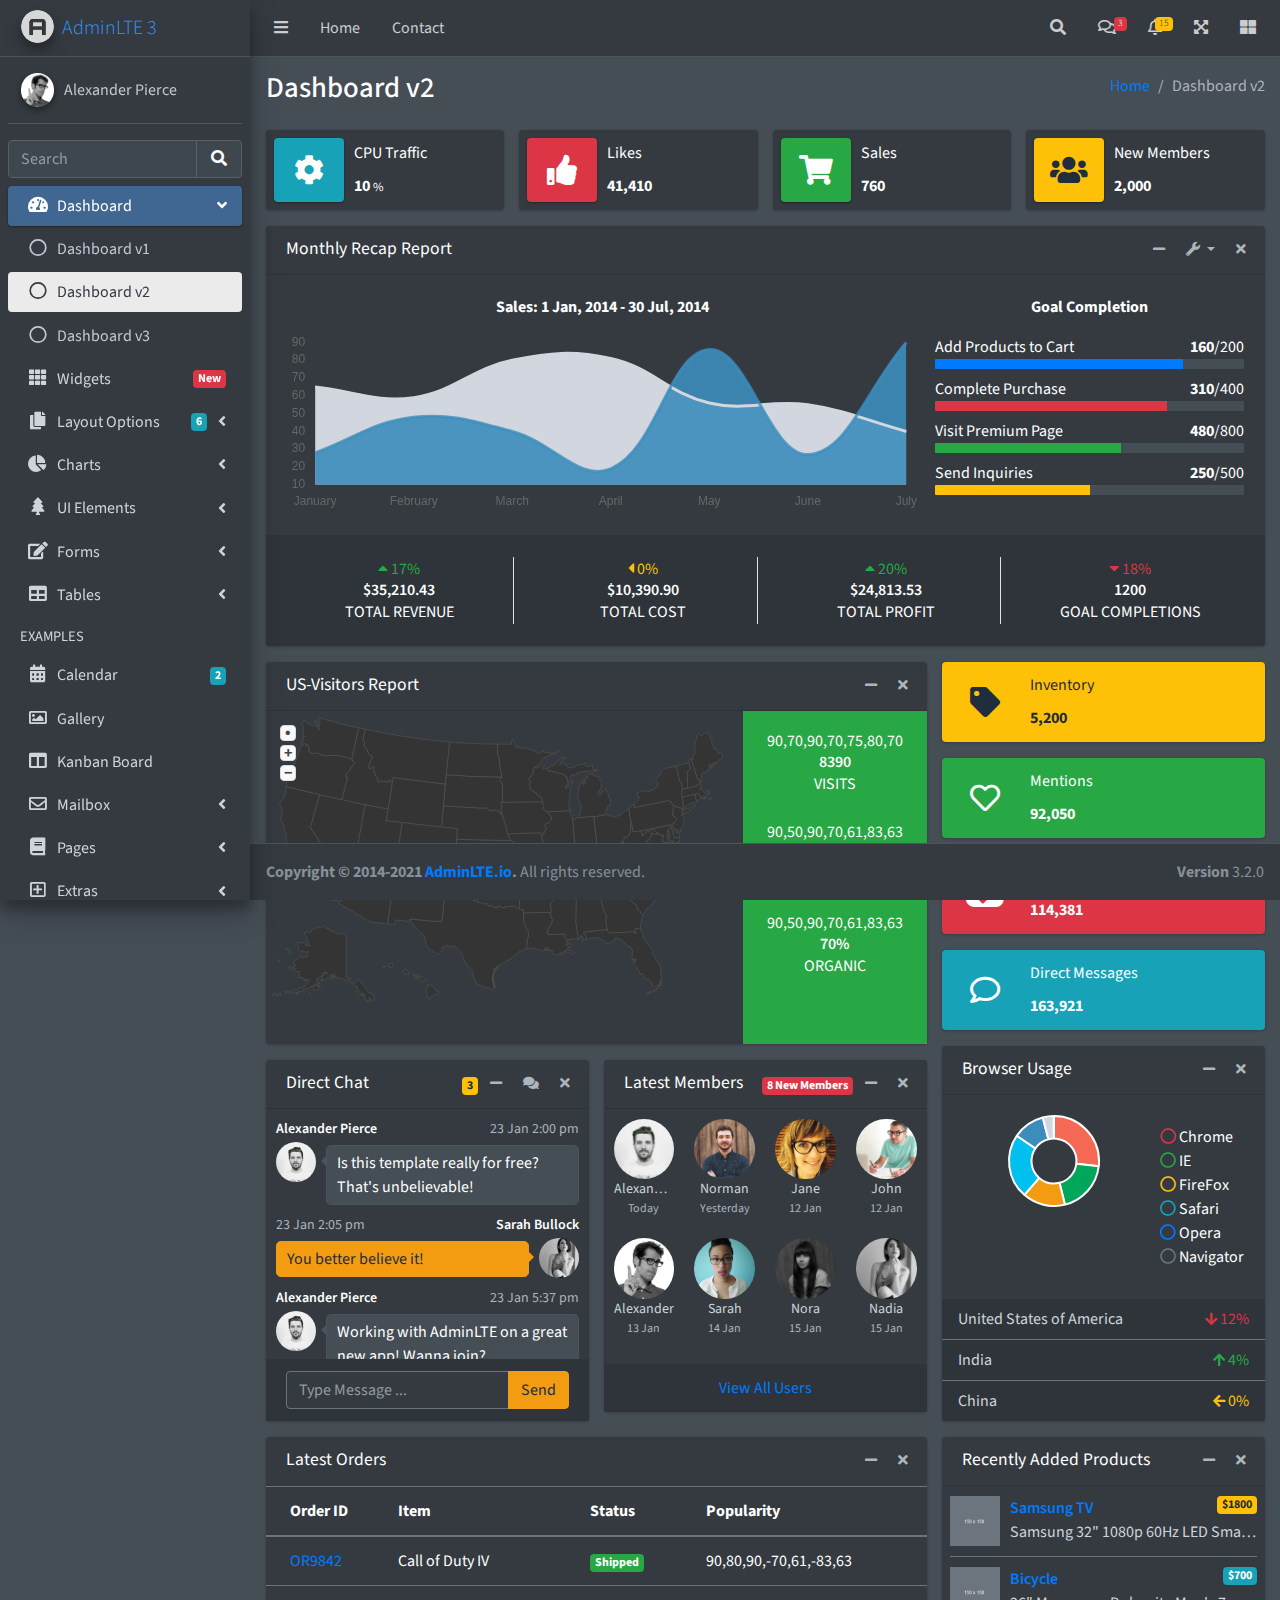
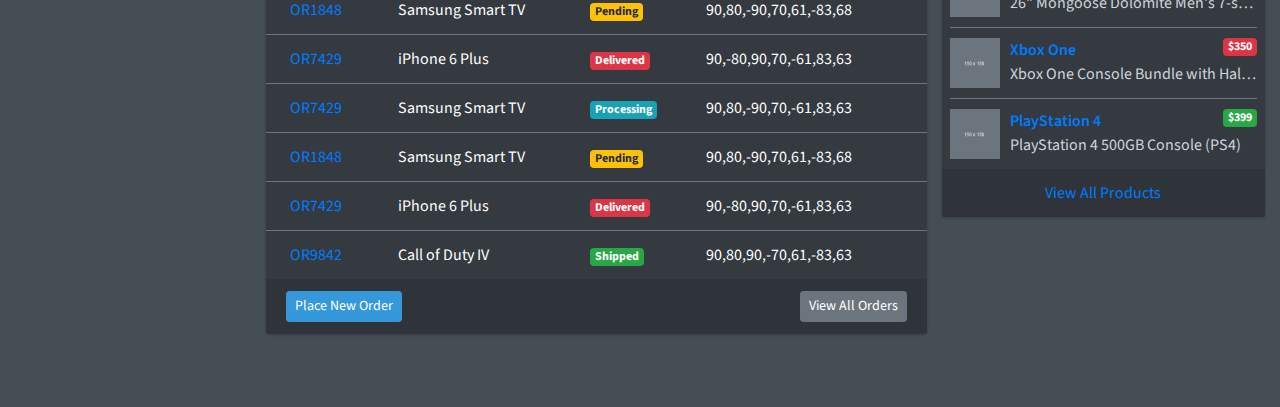
<file: shop/src/main/webapp/resources/adminlte/index2.html>
<!DOCTYPE html>
<html lang="en">
<head>
  <meta charset="utf-8">
  <meta name="viewport" content="width=device-width, initial-scale=1">
  <title>AdminLTE 3 | Dashboard 2</title>

  <!-- Google Font: Source Sans Pro -->
  <link rel="stylesheet" href="https://fonts.googleapis.com/css?family=Source+Sans+Pro:300,400,400i,700&display=fallback">
  <!-- Font Awesome Icons -->
  <link rel="stylesheet" href="plugins/fontawesome-free/css/all.min.css">
  <!-- overlayScrollbars -->
  <link rel="stylesheet" href="plugins/overlayScrollbars/css/OverlayScrollbars.min.css">
  <!-- Theme style -->
  <link rel="stylesheet" href="dist/css/adminlte.min.css">
</head>
<body class="hold-transition dark-mode sidebar-mini layout-fixed layout-navbar-fixed layout-footer-fixed">
<div class="wrapper">

  <!-- Preloader -->
  <div class="preloader flex-column justify-content-center align-items-center">
    <img class="animation__wobble" src="dist/img/AdminLTELogo.png" alt="AdminLTELogo" height="60" width="60">
  </div>

  <!-- Navbar -->
  <nav class="main-header navbar navbar-expand navbar-dark">
    <!-- Left navbar links -->
    <ul class="navbar-nav">
      <li class="nav-item">
        <a class="nav-link" data-widget="pushmenu" href="#" role="button"><i class="fas fa-bars"></i></a>
      </li>
      <li class="nav-item d-none d-sm-inline-block">
        <a href="index3.html" class="nav-link">Home</a>
      </li>
      <li class="nav-item d-none d-sm-inline-block">
        <a href="#" class="nav-link">Contact</a>
      </li>
    </ul>

    <!-- Right navbar links -->
    <ul class="navbar-nav ml-auto">
      <!-- Navbar Search -->
      <li class="nav-item">
        <a class="nav-link" data-widget="navbar-search" href="#" role="button">
          <i class="fas fa-search"></i>
        </a>
        <div class="navbar-search-block">
          <form class="form-inline">
            <div class="input-group input-group-sm">
              <input class="form-control form-control-navbar" type="search" placeholder="Search" aria-label="Search">
              <div class="input-group-append">
                <button class="btn btn-navbar" type="submit">
                  <i class="fas fa-search"></i>
                </button>
                <button class="btn btn-navbar" type="button" data-widget="navbar-search">
                  <i class="fas fa-times"></i>
                </button>
              </div>
            </div>
          </form>
        </div>
      </li>

      <!-- Messages Dropdown Menu -->
      <li class="nav-item dropdown">
        <a class="nav-link" data-toggle="dropdown" href="#">
          <i class="far fa-comments"></i>
          <span class="badge badge-danger navbar-badge">3</span>
        </a>
        <div class="dropdown-menu dropdown-menu-lg dropdown-menu-right">
          <a href="#" class="dropdown-item">
            <!-- Message Start -->
            <div class="media">
              <img src="dist/img/user1-128x128.jpg" alt="User Avatar" class="img-size-50 mr-3 img-circle">
              <div class="media-body">
                <h3 class="dropdown-item-title">
                  Brad Diesel
                  <span class="float-right text-sm text-danger"><i class="fas fa-star"></i></span>
                </h3>
                <p class="text-sm">Call me whenever you can...</p>
                <p class="text-sm text-muted"><i class="far fa-clock mr-1"></i> 4 Hours Ago</p>
              </div>
            </div>
            <!-- Message End -->
          </a>
          <div class="dropdown-divider"></div>
          <a href="#" class="dropdown-item">
            <!-- Message Start -->
            <div class="media">
              <img src="dist/img/user8-128x128.jpg" alt="User Avatar" class="img-size-50 img-circle mr-3">
              <div class="media-body">
                <h3 class="dropdown-item-title">
                  John Pierce
                  <span class="float-right text-sm text-muted"><i class="fas fa-star"></i></span>
                </h3>
                <p class="text-sm">I got your message bro</p>
                <p class="text-sm text-muted"><i class="far fa-clock mr-1"></i> 4 Hours Ago</p>
              </div>
            </div>
            <!-- Message End -->
          </a>
          <div class="dropdown-divider"></div>
          <a href="#" class="dropdown-item">
            <!-- Message Start -->
            <div class="media">
              <img src="dist/img/user3-128x128.jpg" alt="User Avatar" class="img-size-50 img-circle mr-3">
              <div class="media-body">
                <h3 class="dropdown-item-title">
                  Nora Silvester
                  <span class="float-right text-sm text-warning"><i class="fas fa-star"></i></span>
                </h3>
                <p class="text-sm">The subject goes here</p>
                <p class="text-sm text-muted"><i class="far fa-clock mr-1"></i> 4 Hours Ago</p>
              </div>
            </div>
            <!-- Message End -->
          </a>
          <div class="dropdown-divider"></div>
          <a href="#" class="dropdown-item dropdown-footer">See All Messages</a>
        </div>
      </li>
      <!-- Notifications Dropdown Menu -->
      <li class="nav-item dropdown">
        <a class="nav-link" data-toggle="dropdown" href="#">
          <i class="far fa-bell"></i>
          <span class="badge badge-warning navbar-badge">15</span>
        </a>
        <div class="dropdown-menu dropdown-menu-lg dropdown-menu-right">
          <span class="dropdown-item dropdown-header">15 Notifications</span>
          <div class="dropdown-divider"></div>
          <a href="#" class="dropdown-item">
            <i class="fas fa-envelope mr-2"></i> 4 new messages
            <span class="float-right text-muted text-sm">3 mins</span>
          </a>
          <div class="dropdown-divider"></div>
          <a href="#" class="dropdown-item">
            <i class="fas fa-users mr-2"></i> 8 friend requests
            <span class="float-right text-muted text-sm">12 hours</span>
          </a>
          <div class="dropdown-divider"></div>
          <a href="#" class="dropdown-item">
            <i class="fas fa-file mr-2"></i> 3 new reports
            <span class="float-right text-muted text-sm">2 days</span>
          </a>
          <div class="dropdown-divider"></div>
          <a href="#" class="dropdown-item dropdown-footer">See All Notifications</a>
        </div>
      </li>
      <li class="nav-item">
        <a class="nav-link" data-widget="fullscreen" href="#" role="button">
          <i class="fas fa-expand-arrows-alt"></i>
        </a>
      </li>
      <li class="nav-item">
        <a class="nav-link" data-widget="control-sidebar" data-slide="true" href="#" role="button">
          <i class="fas fa-th-large"></i>
        </a>
      </li>
    </ul>
  </nav>
  <!-- /.navbar -->

  <!-- Main Sidebar Container -->
  <aside class="main-sidebar sidebar-dark-primary elevation-4">
    <!-- Brand Logo -->
    <a href="index3.html" class="brand-link">
      <img src="dist/img/AdminLTELogo.png" alt="AdminLTE Logo" class="brand-image img-circle elevation-3" style="opacity: .8">
      <span class="brand-text font-weight-light">AdminLTE 3</span>
    </a>

    <!-- Sidebar -->
    <div class="sidebar">
      <!-- Sidebar user panel (optional) -->
      <div class="user-panel mt-3 pb-3 mb-3 d-flex">
        <div class="image">
          <img src="dist/img/user2-160x160.jpg" class="img-circle elevation-2" alt="User Image">
        </div>
        <div class="info">
          <a href="#" class="d-block">Alexander Pierce</a>
        </div>
      </div>

      <!-- SidebarSearch Form -->
      <div class="form-inline">
        <div class="input-group" data-widget="sidebar-search">
          <input class="form-control form-control-sidebar" type="search" placeholder="Search" aria-label="Search">
          <div class="input-group-append">
            <button class="btn btn-sidebar">
              <i class="fas fa-search fa-fw"></i>
            </button>
          </div>
        </div>
      </div>

      <!-- Sidebar Menu -->
      <nav class="mt-2">
        <ul class="nav nav-pills nav-sidebar flex-column" data-widget="treeview" role="menu" data-accordion="false">
          <!-- Add icons to the links using the .nav-icon class
               with font-awesome or any other icon font library -->
          <li class="nav-item menu-open">
            <a href="#" class="nav-link active">
              <i class="nav-icon fas fa-tachometer-alt"></i>
              <p>
                Dashboard
                <i class="right fas fa-angle-left"></i>
              </p>
            </a>
            <ul class="nav nav-treeview">
              <li class="nav-item">
                <a href="./index.html" class="nav-link">
                  <i class="far fa-circle nav-icon"></i>
                  <p>Dashboard v1</p>
                </a>
              </li>
              <li class="nav-item">
                <a href="./index2.html" class="nav-link active">
                  <i class="far fa-circle nav-icon"></i>
                  <p>Dashboard v2</p>
                </a>
              </li>
              <li class="nav-item">
                <a href="./index3.html" class="nav-link">
                  <i class="far fa-circle nav-icon"></i>
                  <p>Dashboard v3</p>
                </a>
              </li>
            </ul>
          </li>
          <li class="nav-item">
            <a href="pages/widgets.html" class="nav-link">
              <i class="nav-icon fas fa-th"></i>
              <p>
                Widgets
                <span class="right badge badge-danger">New</span>
              </p>
            </a>
          </li>
          <li class="nav-item">
            <a href="#" class="nav-link">
              <i class="nav-icon fas fa-copy"></i>
              <p>
                Layout Options
                <i class="fas fa-angle-left right"></i>
                <span class="badge badge-info right">6</span>
              </p>
            </a>
            <ul class="nav nav-treeview">
              <li class="nav-item">
                <a href="pages/layout/top-nav.html" class="nav-link">
                  <i class="far fa-circle nav-icon"></i>
                  <p>Top Navigation</p>
                </a>
              </li>
              <li class="nav-item">
                <a href="pages/layout/top-nav-sidebar.html" class="nav-link">
                  <i class="far fa-circle nav-icon"></i>
                  <p>Top Navigation + Sidebar</p>
                </a>
              </li>
              <li class="nav-item">
                <a href="pages/layout/boxed.html" class="nav-link">
                  <i class="far fa-circle nav-icon"></i>
                  <p>Boxed</p>
                </a>
              </li>
              <li class="nav-item">
                <a href="pages/layout/fixed-sidebar.html" class="nav-link">
                  <i class="far fa-circle nav-icon"></i>
                  <p>Fixed Sidebar</p>
                </a>
              </li>
              <li class="nav-item">
                <a href="pages/layout/fixed-sidebar-custom.html" class="nav-link">
                  <i class="far fa-circle nav-icon"></i>
                  <p>Fixed Sidebar <small>+ Custom Area</small></p>
                </a>
              </li>
              <li class="nav-item">
                <a href="pages/layout/fixed-topnav.html" class="nav-link">
                  <i class="far fa-circle nav-icon"></i>
                  <p>Fixed Navbar</p>
                </a>
              </li>
              <li class="nav-item">
                <a href="pages/layout/fixed-footer.html" class="nav-link">
                  <i class="far fa-circle nav-icon"></i>
                  <p>Fixed Footer</p>
                </a>
              </li>
              <li class="nav-item">
                <a href="pages/layout/collapsed-sidebar.html" class="nav-link">
                  <i class="far fa-circle nav-icon"></i>
                  <p>Collapsed Sidebar</p>
                </a>
              </li>
            </ul>
          </li>
          <li class="nav-item">
            <a href="#" class="nav-link">
              <i class="nav-icon fas fa-chart-pie"></i>
              <p>
                Charts
                <i class="right fas fa-angle-left"></i>
              </p>
            </a>
            <ul class="nav nav-treeview">
              <li class="nav-item">
                <a href="pages/charts/chartjs.html" class="nav-link">
                  <i class="far fa-circle nav-icon"></i>
                  <p>ChartJS</p>
                </a>
              </li>
              <li class="nav-item">
                <a href="pages/charts/flot.html" class="nav-link">
                  <i class="far fa-circle nav-icon"></i>
                  <p>Flot</p>
                </a>
              </li>
              <li class="nav-item">
                <a href="pages/charts/inline.html" class="nav-link">
                  <i class="far fa-circle nav-icon"></i>
                  <p>Inline</p>
                </a>
              </li>
              <li class="nav-item">
                <a href="pages/charts/uplot.html" class="nav-link">
                  <i class="far fa-circle nav-icon"></i>
                  <p>uPlot</p>
                </a>
              </li>
            </ul>
          </li>
          <li class="nav-item">
            <a href="#" class="nav-link">
              <i class="nav-icon fas fa-tree"></i>
              <p>
                UI Elements
                <i class="fas fa-angle-left right"></i>
              </p>
            </a>
            <ul class="nav nav-treeview">
              <li class="nav-item">
                <a href="pages/UI/general.html" class="nav-link">
                  <i class="far fa-circle nav-icon"></i>
                  <p>General</p>
                </a>
              </li>
              <li class="nav-item">
                <a href="pages/UI/icons.html" class="nav-link">
                  <i class="far fa-circle nav-icon"></i>
                  <p>Icons</p>
                </a>
              </li>
              <li class="nav-item">
                <a href="pages/UI/buttons.html" class="nav-link">
                  <i class="far fa-circle nav-icon"></i>
                  <p>Buttons</p>
                </a>
              </li>
              <li class="nav-item">
                <a href="pages/UI/sliders.html" class="nav-link">
                  <i class="far fa-circle nav-icon"></i>
                  <p>Sliders</p>
                </a>
              </li>
              <li class="nav-item">
                <a href="pages/UI/modals.html" class="nav-link">
                  <i class="far fa-circle nav-icon"></i>
                  <p>Modals & Alerts</p>
                </a>
              </li>
              <li class="nav-item">
                <a href="pages/UI/navbar.html" class="nav-link">
                  <i class="far fa-circle nav-icon"></i>
                  <p>Navbar & Tabs</p>
                </a>
              </li>
              <li class="nav-item">
                <a href="pages/UI/timeline.html" class="nav-link">
                  <i class="far fa-circle nav-icon"></i>
                  <p>Timeline</p>
                </a>
              </li>
              <li class="nav-item">
                <a href="pages/UI/ribbons.html" class="nav-link">
                  <i class="far fa-circle nav-icon"></i>
                  <p>Ribbons</p>
                </a>
              </li>
            </ul>
          </li>
          <li class="nav-item">
            <a href="#" class="nav-link">
              <i class="nav-icon fas fa-edit"></i>
              <p>
                Forms
                <i class="fas fa-angle-left right"></i>
              </p>
            </a>
            <ul class="nav nav-treeview">
              <li class="nav-item">
                <a href="pages/forms/general.html" class="nav-link">
                  <i class="far fa-circle nav-icon"></i>
                  <p>General Elements</p>
                </a>
              </li>
              <li class="nav-item">
                <a href="pages/forms/advanced.html" class="nav-link">
                  <i class="far fa-circle nav-icon"></i>
                  <p>Advanced Elements</p>
                </a>
              </li>
              <li class="nav-item">
                <a href="pages/forms/editors.html" class="nav-link">
                  <i class="far fa-circle nav-icon"></i>
                  <p>Editors</p>
                </a>
              </li>
              <li class="nav-item">
                <a href="pages/forms/validation.html" class="nav-link">
                  <i class="far fa-circle nav-icon"></i>
                  <p>Validation</p>
                </a>
              </li>
            </ul>
          </li>
          <li class="nav-item">
            <a href="#" class="nav-link">
              <i class="nav-icon fas fa-table"></i>
              <p>
                Tables
                <i class="fas fa-angle-left right"></i>
              </p>
            </a>
            <ul class="nav nav-treeview">
              <li class="nav-item">
                <a href="pages/tables/simple.html" class="nav-link">
                  <i class="far fa-circle nav-icon"></i>
                  <p>Simple Tables</p>
                </a>
              </li>
              <li class="nav-item">
                <a href="pages/tables/data.html" class="nav-link">
                  <i class="far fa-circle nav-icon"></i>
                  <p>DataTables</p>
                </a>
              </li>
              <li class="nav-item">
                <a href="pages/tables/jsgrid.html" class="nav-link">
                  <i class="far fa-circle nav-icon"></i>
                  <p>jsGrid</p>
                </a>
              </li>
            </ul>
          </li>
          <li class="nav-header">EXAMPLES</li>
          <li class="nav-item">
            <a href="pages/calendar.html" class="nav-link">
              <i class="nav-icon fas fa-calendar-alt"></i>
              <p>
                Calendar
                <span class="badge badge-info right">2</span>
              </p>
            </a>
          </li>
          <li class="nav-item">
            <a href="pages/gallery.html" class="nav-link">
              <i class="nav-icon far fa-image"></i>
              <p>
                Gallery
              </p>
            </a>
          </li>
          <li class="nav-item">
            <a href="pages/kanban.html" class="nav-link">
              <i class="nav-icon fas fa-columns"></i>
              <p>
                Kanban Board
              </p>
            </a>
          </li>
          <li class="nav-item">
            <a href="#" class="nav-link">
              <i class="nav-icon far fa-envelope"></i>
              <p>
                Mailbox
                <i class="fas fa-angle-left right"></i>
              </p>
            </a>
            <ul class="nav nav-treeview">
              <li class="nav-item">
                <a href="pages/mailbox/mailbox.html" class="nav-link">
                  <i class="far fa-circle nav-icon"></i>
                  <p>Inbox</p>
                </a>
              </li>
              <li class="nav-item">
                <a href="pages/mailbox/compose.html" class="nav-link">
                  <i class="far fa-circle nav-icon"></i>
                  <p>Compose</p>
                </a>
              </li>
              <li class="nav-item">
                <a href="pages/mailbox/read-mail.html" class="nav-link">
                  <i class="far fa-circle nav-icon"></i>
                  <p>Read</p>
                </a>
              </li>
            </ul>
          </li>
          <li class="nav-item">
            <a href="#" class="nav-link">
              <i class="nav-icon fas fa-book"></i>
              <p>
                Pages
                <i class="fas fa-angle-left right"></i>
              </p>
            </a>
            <ul class="nav nav-treeview">
              <li class="nav-item">
                <a href="pages/examples/invoice.html" class="nav-link">
                  <i class="far fa-circle nav-icon"></i>
                  <p>Invoice</p>
                </a>
              </li>
              <li class="nav-item">
                <a href="pages/examples/profile.html" class="nav-link">
                  <i class="far fa-circle nav-icon"></i>
                  <p>Profile</p>
                </a>
              </li>
              <li class="nav-item">
                <a href="pages/examples/e-commerce.html" class="nav-link">
                  <i class="far fa-circle nav-icon"></i>
                  <p>E-commerce</p>
                </a>
              </li>
              <li class="nav-item">
                <a href="pages/examples/projects.html" class="nav-link">
                  <i class="far fa-circle nav-icon"></i>
                  <p>Projects</p>
                </a>
              </li>
              <li class="nav-item">
                <a href="pages/examples/project-add.html" class="nav-link">
                  <i class="far fa-circle nav-icon"></i>
                  <p>Project Add</p>
                </a>
              </li>
              <li class="nav-item">
                <a href="pages/examples/project-edit.html" class="nav-link">
                  <i class="far fa-circle nav-icon"></i>
                  <p>Project Edit</p>
                </a>
              </li>
              <li class="nav-item">
                <a href="pages/examples/project-detail.html" class="nav-link">
                  <i class="far fa-circle nav-icon"></i>
                  <p>Project Detail</p>
                </a>
              </li>
              <li class="nav-item">
                <a href="pages/examples/contacts.html" class="nav-link">
                  <i class="far fa-circle nav-icon"></i>
                  <p>Contacts</p>
                </a>
              </li>
              <li class="nav-item">
                <a href="pages/examples/faq.html" class="nav-link">
                  <i class="far fa-circle nav-icon"></i>
                  <p>FAQ</p>
                </a>
              </li>
              <li class="nav-item">
                <a href="pages/examples/contact-us.html" class="nav-link">
                  <i class="far fa-circle nav-icon"></i>
                  <p>Contact us</p>
                </a>
              </li>
            </ul>
          </li>
          <li class="nav-item">
            <a href="#" class="nav-link">
              <i class="nav-icon far fa-plus-square"></i>
              <p>
                Extras
                <i class="fas fa-angle-left right"></i>
              </p>
            </a>
            <ul class="nav nav-treeview">
              <li class="nav-item">
                <a href="#" class="nav-link">
                  <i class="far fa-circle nav-icon"></i>
                  <p>
                    Login & Register v1
                    <i class="fas fa-angle-left right"></i>
                  </p>
                </a>
                <ul class="nav nav-treeview">
                  <li class="nav-item">
                    <a href="pages/examples/login.html" class="nav-link">
                      <i class="far fa-circle nav-icon"></i>
                      <p>Login v1</p>
                    </a>
                  </li>
                  <li class="nav-item">
                    <a href="pages/examples/register.html" class="nav-link">
                      <i class="far fa-circle nav-icon"></i>
                      <p>Register v1</p>
                    </a>
                  </li>
                  <li class="nav-item">
                    <a href="pages/examples/forgot-password.html" class="nav-link">
                      <i class="far fa-circle nav-icon"></i>
                      <p>Forgot Password v1</p>
                    </a>
                  </li>
                  <li class="nav-item">
                    <a href="pages/examples/recover-password.html" class="nav-link">
                      <i class="far fa-circle nav-icon"></i>
                      <p>Recover Password v1</p>
                    </a>
                  </li>
                </ul>
              </li>
              <li class="nav-item">
                <a href="#" class="nav-link">
                  <i class="far fa-circle nav-icon"></i>
                  <p>
                    Login & Register v2
                    <i class="fas fa-angle-left right"></i>
                  </p>
                </a>
                <ul class="nav nav-treeview">
                  <li class="nav-item">
                    <a href="pages/examples/login-v2.html" class="nav-link">
                      <i class="far fa-circle nav-icon"></i>
                      <p>Login v2</p>
                    </a>
                  </li>
                  <li class="nav-item">
                    <a href="pages/examples/register-v2.html" class="nav-link">
                      <i class="far fa-circle nav-icon"></i>
                      <p>Register v2</p>
                    </a>
                  </li>
                  <li class="nav-item">
                    <a href="pages/examples/forgot-password-v2.html" class="nav-link">
                      <i class="far fa-circle nav-icon"></i>
                      <p>Forgot Password v2</p>
                    </a>
                  </li>
                  <li class="nav-item">
                    <a href="pages/examples/recover-password-v2.html" class="nav-link">
                      <i class="far fa-circle nav-icon"></i>
                      <p>Recover Password v2</p>
                    </a>
                  </li>
                </ul>
              </li>
              <li class="nav-item">
                <a href="pages/examples/lockscreen.html" class="nav-link">
                  <i class="far fa-circle nav-icon"></i>
                  <p>Lockscreen</p>
                </a>
              </li>
              <li class="nav-item">
                <a href="pages/examples/legacy-user-menu.html" class="nav-link">
                  <i class="far fa-circle nav-icon"></i>
                  <p>Legacy User Menu</p>
                </a>
              </li>
              <li class="nav-item">
                <a href="pages/examples/language-menu.html" class="nav-link">
                  <i class="far fa-circle nav-icon"></i>
                  <p>Language Menu</p>
                </a>
              </li>
              <li class="nav-item">
                <a href="pages/examples/404.html" class="nav-link">
                  <i class="far fa-circle nav-icon"></i>
                  <p>Error 404</p>
                </a>
              </li>
              <li class="nav-item">
                <a href="pages/examples/500.html" class="nav-link">
                  <i class="far fa-circle nav-icon"></i>
                  <p>Error 500</p>
                </a>
              </li>
              <li class="nav-item">
                <a href="pages/examples/pace.html" class="nav-link">
                  <i class="far fa-circle nav-icon"></i>
                  <p>Pace</p>
                </a>
              </li>
              <li class="nav-item">
                <a href="pages/examples/blank.html" class="nav-link">
                  <i class="far fa-circle nav-icon"></i>
                  <p>Blank Page</p>
                </a>
              </li>
              <li class="nav-item">
                <a href="starter.html" class="nav-link">
                  <i class="far fa-circle nav-icon"></i>
                  <p>Starter Page</p>
                </a>
              </li>
            </ul>
          </li>
          <li class="nav-item">
            <a href="#" class="nav-link">
              <i class="nav-icon fas fa-search"></i>
              <p>
                Search
                <i class="fas fa-angle-left right"></i>
              </p>
            </a>
            <ul class="nav nav-treeview">
              <li class="nav-item">
                <a href="pages/search/simple.html" class="nav-link">
                  <i class="far fa-circle nav-icon"></i>
                  <p>Simple Search</p>
                </a>
              </li>
              <li class="nav-item">
                <a href="pages/search/enhanced.html" class="nav-link">
                  <i class="far fa-circle nav-icon"></i>
                  <p>Enhanced</p>
                </a>
              </li>
            </ul>
          </li>
          <li class="nav-header">MISCELLANEOUS</li>
          <li class="nav-item">
            <a href="iframe.html" class="nav-link">
              <i class="nav-icon fas fa-ellipsis-h"></i>
              <p>Tabbed IFrame Plugin</p>
            </a>
          </li>
          <li class="nav-item">
            <a href="https://adminlte.io/docs/3.1/" class="nav-link">
              <i class="nav-icon fas fa-file"></i>
              <p>Documentation</p>
            </a>
          </li>
          <li class="nav-header">MULTI LEVEL EXAMPLE</li>
          <li class="nav-item">
            <a href="#" class="nav-link">
              <i class="fas fa-circle nav-icon"></i>
              <p>Level 1</p>
            </a>
          </li>
          <li class="nav-item">
            <a href="#" class="nav-link">
              <i class="nav-icon fas fa-circle"></i>
              <p>
                Level 1
                <i class="right fas fa-angle-left"></i>
              </p>
            </a>
            <ul class="nav nav-treeview">
              <li class="nav-item">
                <a href="#" class="nav-link">
                  <i class="far fa-circle nav-icon"></i>
                  <p>Level 2</p>
                </a>
              </li>
              <li class="nav-item">
                <a href="#" class="nav-link">
                  <i class="far fa-circle nav-icon"></i>
                  <p>
                    Level 2
                    <i class="right fas fa-angle-left"></i>
                  </p>
                </a>
                <ul class="nav nav-treeview">
                  <li class="nav-item">
                    <a href="#" class="nav-link">
                      <i class="far fa-dot-circle nav-icon"></i>
                      <p>Level 3</p>
                    </a>
                  </li>
                  <li class="nav-item">
                    <a href="#" class="nav-link">
                      <i class="far fa-dot-circle nav-icon"></i>
                      <p>Level 3</p>
                    </a>
                  </li>
                  <li class="nav-item">
                    <a href="#" class="nav-link">
                      <i class="far fa-dot-circle nav-icon"></i>
                      <p>Level 3</p>
                    </a>
                  </li>
                </ul>
              </li>
              <li class="nav-item">
                <a href="#" class="nav-link">
                  <i class="far fa-circle nav-icon"></i>
                  <p>Level 2</p>
                </a>
              </li>
            </ul>
          </li>
          <li class="nav-item">
            <a href="#" class="nav-link">
              <i class="fas fa-circle nav-icon"></i>
              <p>Level 1</p>
            </a>
          </li>
          <li class="nav-header">LABELS</li>
          <li class="nav-item">
            <a href="#" class="nav-link">
              <i class="nav-icon far fa-circle text-danger"></i>
              <p class="text">Important</p>
            </a>
          </li>
          <li class="nav-item">
            <a href="#" class="nav-link">
              <i class="nav-icon far fa-circle text-warning"></i>
              <p>Warning</p>
            </a>
          </li>
          <li class="nav-item">
            <a href="#" class="nav-link">
              <i class="nav-icon far fa-circle text-info"></i>
              <p>Informational</p>
            </a>
          </li>
        </ul>
      </nav>
      <!-- /.sidebar-menu -->
    </div>
    <!-- /.sidebar -->
  </aside>

  <!-- Content Wrapper. Contains page content -->
  <div class="content-wrapper">
    <!-- Content Header (Page header) -->
    <div class="content-header">
      <div class="container-fluid">
        <div class="row mb-2">
          <div class="col-sm-6">
            <h1 class="m-0">Dashboard v2</h1>
          </div><!-- /.col -->
          <div class="col-sm-6">
            <ol class="breadcrumb float-sm-right">
              <li class="breadcrumb-item"><a href="#">Home</a></li>
              <li class="breadcrumb-item active">Dashboard v2</li>
            </ol>
          </div><!-- /.col -->
        </div><!-- /.row -->
      </div><!-- /.container-fluid -->
    </div>
    <!-- /.content-header -->

    <!-- Main content -->
    <section class="content">
      <div class="container-fluid">
        <!-- Info boxes -->
        <div class="row">
          <div class="col-12 col-sm-6 col-md-3">
            <div class="info-box">
              <span class="info-box-icon bg-info elevation-1"><i class="fas fa-cog"></i></span>

              <div class="info-box-content">
                <span class="info-box-text">CPU Traffic</span>
                <span class="info-box-number">
                  10
                  <small>%</small>
                </span>
              </div>
              <!-- /.info-box-content -->
            </div>
            <!-- /.info-box -->
          </div>
          <!-- /.col -->
          <div class="col-12 col-sm-6 col-md-3">
            <div class="info-box mb-3">
              <span class="info-box-icon bg-danger elevation-1"><i class="fas fa-thumbs-up"></i></span>

              <div class="info-box-content">
                <span class="info-box-text">Likes</span>
                <span class="info-box-number">41,410</span>
              </div>
              <!-- /.info-box-content -->
            </div>
            <!-- /.info-box -->
          </div>
          <!-- /.col -->

          <!-- fix for small devices only -->
          <div class="clearfix hidden-md-up"></div>

          <div class="col-12 col-sm-6 col-md-3">
            <div class="info-box mb-3">
              <span class="info-box-icon bg-success elevation-1"><i class="fas fa-shopping-cart"></i></span>

              <div class="info-box-content">
                <span class="info-box-text">Sales</span>
                <span class="info-box-number">760</span>
              </div>
              <!-- /.info-box-content -->
            </div>
            <!-- /.info-box -->
          </div>
          <!-- /.col -->
          <div class="col-12 col-sm-6 col-md-3">
            <div class="info-box mb-3">
              <span class="info-box-icon bg-warning elevation-1"><i class="fas fa-users"></i></span>

              <div class="info-box-content">
                <span class="info-box-text">New Members</span>
                <span class="info-box-number">2,000</span>
              </div>
              <!-- /.info-box-content -->
            </div>
            <!-- /.info-box -->
          </div>
          <!-- /.col -->
        </div>
        <!-- /.row -->

        <div class="row">
          <div class="col-md-12">
            <div class="card">
              <div class="card-header">
                <h5 class="card-title">Monthly Recap Report</h5>

                <div class="card-tools">
                  <button type="button" class="btn btn-tool" data-card-widget="collapse">
                    <i class="fas fa-minus"></i>
                  </button>
                  <div class="btn-group">
                    <button type="button" class="btn btn-tool dropdown-toggle" data-toggle="dropdown">
                      <i class="fas fa-wrench"></i>
                    </button>
                    <div class="dropdown-menu dropdown-menu-right" role="menu">
                      <a href="#" class="dropdown-item">Action</a>
                      <a href="#" class="dropdown-item">Another action</a>
                      <a href="#" class="dropdown-item">Something else here</a>
                      <a class="dropdown-divider"></a>
                      <a href="#" class="dropdown-item">Separated link</a>
                    </div>
                  </div>
                  <button type="button" class="btn btn-tool" data-card-widget="remove">
                    <i class="fas fa-times"></i>
                  </button>
                </div>
              </div>
              <!-- /.card-header -->
              <div class="card-body">
                <div class="row">
                  <div class="col-md-8">
                    <p class="text-center">
                      <strong>Sales: 1 Jan, 2014 - 30 Jul, 2014</strong>
                    </p>

                    <div class="chart">
                      <!-- Sales Chart Canvas -->
                      <canvas id="salesChart" height="180" style="height: 180px;"></canvas>
                    </div>
                    <!-- /.chart-responsive -->
                  </div>
                  <!-- /.col -->
                  <div class="col-md-4">
                    <p class="text-center">
                      <strong>Goal Completion</strong>
                    </p>

                    <div class="progress-group">
                      Add Products to Cart
                      <span class="float-right"><b>160</b>/200</span>
                      <div class="progress progress-sm">
                        <div class="progress-bar bg-primary" style="width: 80%"></div>
                      </div>
                    </div>
                    <!-- /.progress-group -->

                    <div class="progress-group">
                      Complete Purchase
                      <span class="float-right"><b>310</b>/400</span>
                      <div class="progress progress-sm">
                        <div class="progress-bar bg-danger" style="width: 75%"></div>
                      </div>
                    </div>

                    <!-- /.progress-group -->
                    <div class="progress-group">
                      <span class="progress-text">Visit Premium Page</span>
                      <span class="float-right"><b>480</b>/800</span>
                      <div class="progress progress-sm">
                        <div class="progress-bar bg-success" style="width: 60%"></div>
                      </div>
                    </div>

                    <!-- /.progress-group -->
                    <div class="progress-group">
                      Send Inquiries
                      <span class="float-right"><b>250</b>/500</span>
                      <div class="progress progress-sm">
                        <div class="progress-bar bg-warning" style="width: 50%"></div>
                      </div>
                    </div>
                    <!-- /.progress-group -->
                  </div>
                  <!-- /.col -->
                </div>
                <!-- /.row -->
              </div>
              <!-- ./card-body -->
              <div class="card-footer">
                <div class="row">
                  <div class="col-sm-3 col-6">
                    <div class="description-block border-right">
                      <span class="description-percentage text-success"><i class="fas fa-caret-up"></i> 17%</span>
                      <h5 class="description-header">$35,210.43</h5>
                      <span class="description-text">TOTAL REVENUE</span>
                    </div>
                    <!-- /.description-block -->
                  </div>
                  <!-- /.col -->
                  <div class="col-sm-3 col-6">
                    <div class="description-block border-right">
                      <span class="description-percentage text-warning"><i class="fas fa-caret-left"></i> 0%</span>
                      <h5 class="description-header">$10,390.90</h5>
                      <span class="description-text">TOTAL COST</span>
                    </div>
                    <!-- /.description-block -->
                  </div>
                  <!-- /.col -->
                  <div class="col-sm-3 col-6">
                    <div class="description-block border-right">
                      <span class="description-percentage text-success"><i class="fas fa-caret-up"></i> 20%</span>
                      <h5 class="description-header">$24,813.53</h5>
                      <span class="description-text">TOTAL PROFIT</span>
                    </div>
                    <!-- /.description-block -->
                  </div>
                  <!-- /.col -->
                  <div class="col-sm-3 col-6">
                    <div class="description-block">
                      <span class="description-percentage text-danger"><i class="fas fa-caret-down"></i> 18%</span>
                      <h5 class="description-header">1200</h5>
                      <span class="description-text">GOAL COMPLETIONS</span>
                    </div>
                    <!-- /.description-block -->
                  </div>
                </div>
                <!-- /.row -->
              </div>
              <!-- /.card-footer -->
            </div>
            <!-- /.card -->
          </div>
          <!-- /.col -->
        </div>
        <!-- /.row -->

        <!-- Main row -->
        <div class="row">
          <!-- Left col -->
          <div class="col-md-8">
            <!-- MAP & BOX PANE -->
            <div class="card">
              <div class="card-header">
                <h3 class="card-title">US-Visitors Report</h3>

                <div class="card-tools">
                  <button type="button" class="btn btn-tool" data-card-widget="collapse">
                    <i class="fas fa-minus"></i>
                  </button>
                  <button type="button" class="btn btn-tool" data-card-widget="remove">
                    <i class="fas fa-times"></i>
                  </button>
                </div>
              </div>
              <!-- /.card-header -->
              <div class="card-body p-0">
                <div class="d-md-flex">
                  <div class="p-1 flex-fill" style="overflow: hidden">
                    <!-- Map will be created here -->
                    <div id="world-map-markers" style="height: 325px; overflow: hidden">
                      <div class="map"></div>
                    </div>
                  </div>
                  <div class="card-pane-right bg-success pt-2 pb-2 pl-4 pr-4">
                    <div class="description-block mb-4">
                      <div class="sparkbar pad" data-color="#fff">90,70,90,70,75,80,70</div>
                      <h5 class="description-header">8390</h5>
                      <span class="description-text">Visits</span>
                    </div>
                    <!-- /.description-block -->
                    <div class="description-block mb-4">
                      <div class="sparkbar pad" data-color="#fff">90,50,90,70,61,83,63</div>
                      <h5 class="description-header">30%</h5>
                      <span class="description-text">Referrals</span>
                    </div>
                    <!-- /.description-block -->
                    <div class="description-block">
                      <div class="sparkbar pad" data-color="#fff">90,50,90,70,61,83,63</div>
                      <h5 class="description-header">70%</h5>
                      <span class="description-text">Organic</span>
                    </div>
                    <!-- /.description-block -->
                  </div><!-- /.card-pane-right -->
                </div><!-- /.d-md-flex -->
              </div>
              <!-- /.card-body -->
            </div>
            <!-- /.card -->
            <div class="row">
              <div class="col-md-6">
                <!-- DIRECT CHAT -->
                <div class="card direct-chat direct-chat-warning">
                  <div class="card-header">
                    <h3 class="card-title">Direct Chat</h3>

                    <div class="card-tools">
                      <span title="3 New Messages" class="badge badge-warning">3</span>
                      <button type="button" class="btn btn-tool" data-card-widget="collapse">
                        <i class="fas fa-minus"></i>
                      </button>
                      <button type="button" class="btn btn-tool" title="Contacts" data-widget="chat-pane-toggle">
                        <i class="fas fa-comments"></i>
                      </button>
                      <button type="button" class="btn btn-tool" data-card-widget="remove">
                        <i class="fas fa-times"></i>
                      </button>
                    </div>
                  </div>
                  <!-- /.card-header -->
                  <div class="card-body">
                    <!-- Conversations are loaded here -->
                    <div class="direct-chat-messages">
                      <!-- Message. Default to the left -->
                      <div class="direct-chat-msg">
                        <div class="direct-chat-infos clearfix">
                          <span class="direct-chat-name float-left">Alexander Pierce</span>
                          <span class="direct-chat-timestamp float-right">23 Jan 2:00 pm</span>
                        </div>
                        <!-- /.direct-chat-infos -->
                        <img class="direct-chat-img" src="dist/img/user1-128x128.jpg" alt="message user image">
                        <!-- /.direct-chat-img -->
                        <div class="direct-chat-text">
                          Is this template really for free? That's unbelievable!
                        </div>
                        <!-- /.direct-chat-text -->
                      </div>
                      <!-- /.direct-chat-msg -->

                      <!-- Message to the right -->
                      <div class="direct-chat-msg right">
                        <div class="direct-chat-infos clearfix">
                          <span class="direct-chat-name float-right">Sarah Bullock</span>
                          <span class="direct-chat-timestamp float-left">23 Jan 2:05 pm</span>
                        </div>
                        <!-- /.direct-chat-infos -->
                        <img class="direct-chat-img" src="dist/img/user3-128x128.jpg" alt="message user image">
                        <!-- /.direct-chat-img -->
                        <div class="direct-chat-text">
                          You better believe it!
                        </div>
                        <!-- /.direct-chat-text -->
                      </div>
                      <!-- /.direct-chat-msg -->

                      <!-- Message. Default to the left -->
                      <div class="direct-chat-msg">
                        <div class="direct-chat-infos clearfix">
                          <span class="direct-chat-name float-left">Alexander Pierce</span>
                          <span class="direct-chat-timestamp float-right">23 Jan 5:37 pm</span>
                        </div>
                        <!-- /.direct-chat-infos -->
                        <img class="direct-chat-img" src="dist/img/user1-128x128.jpg" alt="message user image">
                        <!-- /.direct-chat-img -->
                        <div class="direct-chat-text">
                          Working with AdminLTE on a great new app! Wanna join?
                        </div>
                        <!-- /.direct-chat-text -->
                      </div>
                      <!-- /.direct-chat-msg -->

                      <!-- Message to the right -->
                      <div class="direct-chat-msg right">
                        <div class="direct-chat-infos clearfix">
                          <span class="direct-chat-name float-right">Sarah Bullock</span>
                          <span class="direct-chat-timestamp float-left">23 Jan 6:10 pm</span>
                        </div>
                        <!-- /.direct-chat-infos -->
                        <img class="direct-chat-img" src="dist/img/user3-128x128.jpg" alt="message user image">
                        <!-- /.direct-chat-img -->
                        <div class="direct-chat-text">
                          I would love to.
                        </div>
                        <!-- /.direct-chat-text -->
                      </div>
                      <!-- /.direct-chat-msg -->

                    </div>
                    <!--/.direct-chat-messages-->

                    <!-- Contacts are loaded here -->
                    <div class="direct-chat-contacts">
                      <ul class="contacts-list">
                        <li>
                          <a href="#">
                            <img class="contacts-list-img" src="dist/img/user1-128x128.jpg" alt="User Avatar">

                            <div class="contacts-list-info">
                              <span class="contacts-list-name">
                                Count Dracula
                                <small class="contacts-list-date float-right">2/28/2015</small>
                              </span>
                              <span class="contacts-list-msg">How have you been? I was...</span>
                            </div>
                            <!-- /.contacts-list-info -->
                          </a>
                        </li>
                        <!-- End Contact Item -->
                        <li>
                          <a href="#">
                            <img class="contacts-list-img" src="dist/img/user7-128x128.jpg" alt="User Avatar">

                            <div class="contacts-list-info">
                              <span class="contacts-list-name">
                                Sarah Doe
                                <small class="contacts-list-date float-right">2/23/2015</small>
                              </span>
                              <span class="contacts-list-msg">I will be waiting for...</span>
                            </div>
                            <!-- /.contacts-list-info -->
                          </a>
                        </li>
                        <!-- End Contact Item -->
                        <li>
                          <a href="#">
                            <img class="contacts-list-img" src="dist/img/user3-128x128.jpg" alt="User Avatar">

                            <div class="contacts-list-info">
                              <span class="contacts-list-name">
                                Nadia Jolie
                                <small class="contacts-list-date float-right">2/20/2015</small>
                              </span>
                              <span class="contacts-list-msg">I'll call you back at...</span>
                            </div>
                            <!-- /.contacts-list-info -->
                          </a>
                        </li>
                        <!-- End Contact Item -->
                        <li>
                          <a href="#">
                            <img class="contacts-list-img" src="dist/img/user5-128x128.jpg" alt="User Avatar">

                            <div class="contacts-list-info">
                              <span class="contacts-list-name">
                                Nora S. Vans
                                <small class="contacts-list-date float-right">2/10/2015</small>
                              </span>
                              <span class="contacts-list-msg">Where is your new...</span>
                            </div>
                            <!-- /.contacts-list-info -->
                          </a>
                        </li>
                        <!-- End Contact Item -->
                        <li>
                          <a href="#">
                            <img class="contacts-list-img" src="dist/img/user6-128x128.jpg" alt="User Avatar">

                            <div class="contacts-list-info">
                              <span class="contacts-list-name">
                                John K.
                                <small class="contacts-list-date float-right">1/27/2015</small>
                              </span>
                              <span class="contacts-list-msg">Can I take a look at...</span>
                            </div>
                            <!-- /.contacts-list-info -->
                          </a>
                        </li>
                        <!-- End Contact Item -->
                        <li>
                          <a href="#">
                            <img class="contacts-list-img" src="dist/img/user8-128x128.jpg" alt="User Avatar">

                            <div class="contacts-list-info">
                              <span class="contacts-list-name">
                                Kenneth M.
                                <small class="contacts-list-date float-right">1/4/2015</small>
                              </span>
                              <span class="contacts-list-msg">Never mind I found...</span>
                            </div>
                            <!-- /.contacts-list-info -->
                          </a>
                        </li>
                        <!-- End Contact Item -->
                      </ul>
                      <!-- /.contacts-list -->
                    </div>
                    <!-- /.direct-chat-pane -->
                  </div>
                  <!-- /.card-body -->
                  <div class="card-footer">
                    <form action="#" method="post">
                      <div class="input-group">
                        <input type="text" name="message" placeholder="Type Message ..." class="form-control">
                        <span class="input-group-append">
                          <button type="button" class="btn btn-warning">Send</button>
                        </span>
                      </div>
                    </form>
                  </div>
                  <!-- /.card-footer-->
                </div>
                <!--/.direct-chat -->
              </div>
              <!-- /.col -->

              <div class="col-md-6">
                <!-- USERS LIST -->
                <div class="card">
                  <div class="card-header">
                    <h3 class="card-title">Latest Members</h3>

                    <div class="card-tools">
                      <span class="badge badge-danger">8 New Members</span>
                      <button type="button" class="btn btn-tool" data-card-widget="collapse">
                        <i class="fas fa-minus"></i>
                      </button>
                      <button type="button" class="btn btn-tool" data-card-widget="remove">
                        <i class="fas fa-times"></i>
                      </button>
                    </div>
                  </div>
                  <!-- /.card-header -->
                  <div class="card-body p-0">
                    <ul class="users-list clearfix">
                      <li>
                        <img src="dist/img/user1-128x128.jpg" alt="User Image">
                        <a class="users-list-name" href="#">Alexander Pierce</a>
                        <span class="users-list-date">Today</span>
                      </li>
                      <li>
                        <img src="dist/img/user8-128x128.jpg" alt="User Image">
                        <a class="users-list-name" href="#">Norman</a>
                        <span class="users-list-date">Yesterday</span>
                      </li>
                      <li>
                        <img src="dist/img/user7-128x128.jpg" alt="User Image">
                        <a class="users-list-name" href="#">Jane</a>
                        <span class="users-list-date">12 Jan</span>
                      </li>
                      <li>
                        <img src="dist/img/user6-128x128.jpg" alt="User Image">
                        <a class="users-list-name" href="#">John</a>
                        <span class="users-list-date">12 Jan</span>
                      </li>
                      <li>
                        <img src="dist/img/user2-160x160.jpg" alt="User Image">
                        <a class="users-list-name" href="#">Alexander</a>
                        <span class="users-list-date">13 Jan</span>
                      </li>
                      <li>
                        <img src="dist/img/user5-128x128.jpg" alt="User Image">
                        <a class="users-list-name" href="#">Sarah</a>
                        <span class="users-list-date">14 Jan</span>
                      </li>
                      <li>
                        <img src="dist/img/user4-128x128.jpg" alt="User Image">
                        <a class="users-list-name" href="#">Nora</a>
                        <span class="users-list-date">15 Jan</span>
                      </li>
                      <li>
                        <img src="dist/img/user3-128x128.jpg" alt="User Image">
                        <a class="users-list-name" href="#">Nadia</a>
                        <span class="users-list-date">15 Jan</span>
                      </li>
                    </ul>
                    <!-- /.users-list -->
                  </div>
                  <!-- /.card-body -->
                  <div class="card-footer text-center">
                    <a href="javascript:">View All Users</a>
                  </div>
                  <!-- /.card-footer -->
                </div>
                <!--/.card -->
              </div>
              <!-- /.col -->
            </div>
            <!-- /.row -->

            <!-- TABLE: LATEST ORDERS -->
            <div class="card">
              <div class="card-header border-transparent">
                <h3 class="card-title">Latest Orders</h3>

                <div class="card-tools">
                  <button type="button" class="btn btn-tool" data-card-widget="collapse">
                    <i class="fas fa-minus"></i>
                  </button>
                  <button type="button" class="btn btn-tool" data-card-widget="remove">
                    <i class="fas fa-times"></i>
                  </button>
                </div>
              </div>
              <!-- /.card-header -->
              <div class="card-body p-0">
                <div class="table-responsive">
                  <table class="table m-0">
                    <thead>
                    <tr>
                      <th>Order ID</th>
                      <th>Item</th>
                      <th>Status</th>
                      <th>Popularity</th>
                    </tr>
                    </thead>
                    <tbody>
                    <tr>
                      <td><a href="pages/examples/invoice.html">OR9842</a></td>
                      <td>Call of Duty IV</td>
                      <td><span class="badge badge-success">Shipped</span></td>
                      <td>
                        <div class="sparkbar" data-color="#00a65a" data-height="20">90,80,90,-70,61,-83,63</div>
                      </td>
                    </tr>
                    <tr>
                      <td><a href="pages/examples/invoice.html">OR1848</a></td>
                      <td>Samsung Smart TV</td>
                      <td><span class="badge badge-warning">Pending</span></td>
                      <td>
                        <div class="sparkbar" data-color="#f39c12" data-height="20">90,80,-90,70,61,-83,68</div>
                      </td>
                    </tr>
                    <tr>
                      <td><a href="pages/examples/invoice.html">OR7429</a></td>
                      <td>iPhone 6 Plus</td>
                      <td><span class="badge badge-danger">Delivered</span></td>
                      <td>
                        <div class="sparkbar" data-color="#f56954" data-height="20">90,-80,90,70,-61,83,63</div>
                      </td>
                    </tr>
                    <tr>
                      <td><a href="pages/examples/invoice.html">OR7429</a></td>
                      <td>Samsung Smart TV</td>
                      <td><span class="badge badge-info">Processing</span></td>
                      <td>
                        <div class="sparkbar" data-color="#00c0ef" data-height="20">90,80,-90,70,-61,83,63</div>
                      </td>
                    </tr>
                    <tr>
                      <td><a href="pages/examples/invoice.html">OR1848</a></td>
                      <td>Samsung Smart TV</td>
                      <td><span class="badge badge-warning">Pending</span></td>
                      <td>
                        <div class="sparkbar" data-color="#f39c12" data-height="20">90,80,-90,70,61,-83,68</div>
                      </td>
                    </tr>
                    <tr>
                      <td><a href="pages/examples/invoice.html">OR7429</a></td>
                      <td>iPhone 6 Plus</td>
                      <td><span class="badge badge-danger">Delivered</span></td>
                      <td>
                        <div class="sparkbar" data-color="#f56954" data-height="20">90,-80,90,70,-61,83,63</div>
                      </td>
                    </tr>
                    <tr>
                      <td><a href="pages/examples/invoice.html">OR9842</a></td>
                      <td>Call of Duty IV</td>
                      <td><span class="badge badge-success">Shipped</span></td>
                      <td>
                        <div class="sparkbar" data-color="#00a65a" data-height="20">90,80,90,-70,61,-83,63</div>
                      </td>
                    </tr>
                    </tbody>
                  </table>
                </div>
                <!-- /.table-responsive -->
              </div>
              <!-- /.card-body -->
              <div class="card-footer clearfix">
                <a href="javascript:void(0)" class="btn btn-sm btn-info float-left">Place New Order</a>
                <a href="javascript:void(0)" class="btn btn-sm btn-secondary float-right">View All Orders</a>
              </div>
              <!-- /.card-footer -->
            </div>
            <!-- /.card -->
          </div>
          <!-- /.col -->

          <div class="col-md-4">
            <!-- Info Boxes Style 2 -->
            <div class="info-box mb-3 bg-warning">
              <span class="info-box-icon"><i class="fas fa-tag"></i></span>

              <div class="info-box-content">
                <span class="info-box-text">Inventory</span>
                <span class="info-box-number">5,200</span>
              </div>
              <!-- /.info-box-content -->
            </div>
            <!-- /.info-box -->
            <div class="info-box mb-3 bg-success">
              <span class="info-box-icon"><i class="far fa-heart"></i></span>

              <div class="info-box-content">
                <span class="info-box-text">Mentions</span>
                <span class="info-box-number">92,050</span>
              </div>
              <!-- /.info-box-content -->
            </div>
            <!-- /.info-box -->
            <div class="info-box mb-3 bg-danger">
              <span class="info-box-icon"><i class="fas fa-cloud-download-alt"></i></span>

              <div class="info-box-content">
                <span class="info-box-text">Downloads</span>
                <span class="info-box-number">114,381</span>
              </div>
              <!-- /.info-box-content -->
            </div>
            <!-- /.info-box -->
            <div class="info-box mb-3 bg-info">
              <span class="info-box-icon"><i class="far fa-comment"></i></span>

              <div class="info-box-content">
                <span class="info-box-text">Direct Messages</span>
                <span class="info-box-number">163,921</span>
              </div>
              <!-- /.info-box-content -->
            </div>
            <!-- /.info-box -->

            <div class="card">
              <div class="card-header">
                <h3 class="card-title">Browser Usage</h3>

                <div class="card-tools">
                  <button type="button" class="btn btn-tool" data-card-widget="collapse">
                    <i class="fas fa-minus"></i>
                  </button>
                  <button type="button" class="btn btn-tool" data-card-widget="remove">
                    <i class="fas fa-times"></i>
                  </button>
                </div>
              </div>
              <!-- /.card-header -->
              <div class="card-body">
                <div class="row">
                  <div class="col-md-8">
                    <div class="chart-responsive">
                      <canvas id="pieChart" height="150"></canvas>
                    </div>
                    <!-- ./chart-responsive -->
                  </div>
                  <!-- /.col -->
                  <div class="col-md-4">
                    <ul class="chart-legend clearfix">
                      <li><i class="far fa-circle text-danger"></i> Chrome</li>
                      <li><i class="far fa-circle text-success"></i> IE</li>
                      <li><i class="far fa-circle text-warning"></i> FireFox</li>
                      <li><i class="far fa-circle text-info"></i> Safari</li>
                      <li><i class="far fa-circle text-primary"></i> Opera</li>
                      <li><i class="far fa-circle text-secondary"></i> Navigator</li>
                    </ul>
                  </div>
                  <!-- /.col -->
                </div>
                <!-- /.row -->
              </div>
              <!-- /.card-body -->
              <div class="card-footer p-0">
                <ul class="nav nav-pills flex-column">
                  <li class="nav-item">
                    <a href="#" class="nav-link">
                      United States of America
                      <span class="float-right text-danger">
                        <i class="fas fa-arrow-down text-sm"></i>
                        12%</span>
                    </a>
                  </li>
                  <li class="nav-item">
                    <a href="#" class="nav-link">
                      India
                      <span class="float-right text-success">
                        <i class="fas fa-arrow-up text-sm"></i> 4%
                      </span>
                    </a>
                  </li>
                  <li class="nav-item">
                    <a href="#" class="nav-link">
                      China
                      <span class="float-right text-warning">
                        <i class="fas fa-arrow-left text-sm"></i> 0%
                      </span>
                    </a>
                  </li>
                </ul>
              </div>
              <!-- /.footer -->
            </div>
            <!-- /.card -->

            <!-- PRODUCT LIST -->
            <div class="card">
              <div class="card-header">
                <h3 class="card-title">Recently Added Products</h3>

                <div class="card-tools">
                  <button type="button" class="btn btn-tool" data-card-widget="collapse">
                    <i class="fas fa-minus"></i>
                  </button>
                  <button type="button" class="btn btn-tool" data-card-widget="remove">
                    <i class="fas fa-times"></i>
                  </button>
                </div>
              </div>
              <!-- /.card-header -->
              <div class="card-body p-0">
                <ul class="products-list product-list-in-card pl-2 pr-2">
                  <li class="item">
                    <div class="product-img">
                      <img src="dist/img/default-150x150.png" alt="Product Image" class="img-size-50">
                    </div>
                    <div class="product-info">
                      <a href="javascript:void(0)" class="product-title">Samsung TV
                        <span class="badge badge-warning float-right">$1800</span></a>
                      <span class="product-description">
                        Samsung 32" 1080p 60Hz LED Smart HDTV.
                      </span>
                    </div>
                  </li>
                  <!-- /.item -->
                  <li class="item">
                    <div class="product-img">
                      <img src="dist/img/default-150x150.png" alt="Product Image" class="img-size-50">
                    </div>
                    <div class="product-info">
                      <a href="javascript:void(0)" class="product-title">Bicycle
                        <span class="badge badge-info float-right">$700</span></a>
                      <span class="product-description">
                        26" Mongoose Dolomite Men's 7-speed, Navy Blue.
                      </span>
                    </div>
                  </li>
                  <!-- /.item -->
                  <li class="item">
                    <div class="product-img">
                      <img src="dist/img/default-150x150.png" alt="Product Image" class="img-size-50">
                    </div>
                    <div class="product-info">
                      <a href="javascript:void(0)" class="product-title">
                        Xbox One <span class="badge badge-danger float-right">
                        $350
                      </span>
                      </a>
                      <span class="product-description">
                        Xbox One Console Bundle with Halo Master Chief Collection.
                      </span>
                    </div>
                  </li>
                  <!-- /.item -->
                  <li class="item">
                    <div class="product-img">
                      <img src="dist/img/default-150x150.png" alt="Product Image" class="img-size-50">
                    </div>
                    <div class="product-info">
                      <a href="javascript:void(0)" class="product-title">PlayStation 4
                        <span class="badge badge-success float-right">$399</span></a>
                      <span class="product-description">
                        PlayStation 4 500GB Console (PS4)
                      </span>
                    </div>
                  </li>
                  <!-- /.item -->
                </ul>
              </div>
              <!-- /.card-body -->
              <div class="card-footer text-center">
                <a href="javascript:void(0)" class="uppercase">View All Products</a>
              </div>
              <!-- /.card-footer -->
            </div>
            <!-- /.card -->
          </div>
          <!-- /.col -->
        </div>
        <!-- /.row -->
      </div><!--/. container-fluid -->
    </section>
    <!-- /.content -->
  </div>
  <!-- /.content-wrapper -->

  <!-- Control Sidebar -->
  <aside class="control-sidebar control-sidebar-dark">
    <!-- Control sidebar content goes here -->
  </aside>
  <!-- /.control-sidebar -->

  <!-- Main Footer -->
  <footer class="main-footer">
    <strong>Copyright &copy; 2014-2021 <a href="https://adminlte.io">AdminLTE.io</a>.</strong>
    All rights reserved.
    <div class="float-right d-none d-sm-inline-block">
      <b>Version</b> 3.2.0
    </div>
  </footer>
</div>
<!-- ./wrapper -->

<!-- REQUIRED SCRIPTS -->
<!-- jQuery -->
<script src="plugins/jquery/jquery.min.js"></script>
<!-- Bootstrap -->
<script src="plugins/bootstrap/js/bootstrap.bundle.min.js"></script>
<!-- overlayScrollbars -->
<script src="plugins/overlayScrollbars/js/jquery.overlayScrollbars.min.js"></script>
<!-- AdminLTE App -->
<script src="dist/js/adminlte.js"></script>

<!-- PAGE PLUGINS -->
<!-- jQuery Mapael -->
<script src="plugins/jquery-mousewheel/jquery.mousewheel.js"></script>
<script src="plugins/raphael/raphael.min.js"></script>
<script src="plugins/jquery-mapael/jquery.mapael.min.js"></script>
<script src="plugins/jquery-mapael/maps/usa_states.min.js"></script>
<!-- ChartJS -->
<script src="plugins/chart.js/Chart.min.js"></script>

<!-- AdminLTE for demo purposes -->
<script src="dist/js/demo.js"></script>
<!-- AdminLTE dashboard demo (This is only for demo purposes) -->
<script src="dist/js/pages/dashboard2.js"></script>
</body>
</html>
</file>
<file: shop/src/main/webapp/resources/adminlte/plugins/daterangepicker/daterangepicker.css>
.daterangepicker {
  position: absolute;
  color: inherit;
  background-color: #fff;
  border-radius: 4px;
  border: 1px solid #ddd;
  width: 278px;
  max-width: none;
  padding: 0;
  margin-top: 7px;
  top: 100px;
  left: 20px;
  z-index: 3001;
  display: none;
  font-family: arial;
  font-size: 15px;
  line-height: 1em;
}

.daterangepicker:before, .daterangepicker:after {
  position: absolute;
  display: inline-block;
  border-bottom-color: rgba(0, 0, 0, 0.2);
  content: '';
}

.daterangepicker:before {
  top: -7px;
  border-right: 7px solid transparent;
  border-left: 7px solid transparent;
  border-bottom: 7px solid #ccc;
}

.daterangepicker:after {
  top: -6px;
  border-right: 6px solid transparent;
  border-bottom: 6px solid #fff;
  border-left: 6px solid transparent;
}

.daterangepicker.opensleft:before {
  right: 9px;
}

.daterangepicker.opensleft:after {
  right: 10px;
}

.daterangepicker.openscenter:before {
  left: 0;
  right: 0;
  width: 0;
  margin-left: auto;
  margin-right: auto;
}

.daterangepicker.openscenter:after {
  left: 0;
  right: 0;
  width: 0;
  margin-left: auto;
  margin-right: auto;
}

.daterangepicker.opensright:before {
  left: 9px;
}

.daterangepicker.opensright:after {
  left: 10px;
}

.daterangepicker.drop-up {
  margin-top: -7px;
}

.daterangepicker.drop-up:before {
  top: initial;
  bottom: -7px;
  border-bottom: initial;
  border-top: 7px solid #ccc;
}

.daterangepicker.drop-up:after {
  top: initial;
  bottom: -6px;
  border-bottom: initial;
  border-top: 6px solid #fff;
}

.daterangepicker.single .daterangepicker .ranges, .daterangepicker.single .drp-calendar {
  float: none;
}

.daterangepicker.single .drp-selected {
  display: none;
}

.daterangepicker.show-calendar .drp-calendar {
  display: block;
}

.daterangepicker.show-calendar .drp-buttons {
  display: block;
}

.daterangepicker.auto-apply .drp-buttons {
  display: none;
}

.daterangepicker .drp-calendar {
  display: none;
  max-width: 270px;
}

.daterangepicker .drp-calendar.left {
  padding: 8px 0 8px 8px;
}

.daterangepicker .drp-calendar.right {
  padding: 8px;
}

.daterangepicker .drp-calendar.single .calendar-table {
  border: none;
}

.daterangepicker .calendar-table .next span, .daterangepicker .calendar-table .prev span {
  color: #fff;
  border: solid black;
  border-width: 0 2px 2px 0;
  border-radius: 0;
  display: inline-block;
  padding: 3px;
}

.daterangepicker .calendar-table .next span {
  transform: rotate(-45deg);
  -webkit-transform: rotate(-45deg);
}

.daterangepicker .calendar-table .prev span {
  transform: rotate(135deg);
  -webkit-transform: rotate(135deg);
}

.daterangepicker .calendar-table th, .daterangepicker .calendar-table td {
  white-space: nowrap;
  text-align: center;
  vertical-align: middle;
  min-width: 32px;
  width: 32px;
  height: 24px;
  line-height: 24px;
  font-size: 12px;
  border-radius: 4px;
  border: 1px solid transparent;
  white-space: nowrap;
  cursor: pointer;
}

.daterangepicker .calendar-table {
  border: 1px solid #fff;
  border-radius: 4px;
  background-color: #fff;
}

.daterangepicker .calendar-table table {
  width: 100%;
  margin: 0;
  border-spacing: 0;
  border-collapse: collapse;
}

.daterangepicker td.available:hover, .daterangepicker th.available:hover {
  background-color: #eee;
  border-color: transparent;
  color: inherit;
}

.daterangepicker td.week, .daterangepicker th.week {
  font-size: 80%;
  color: #ccc;
}

.daterangepicker td.off, .daterangepicker td.off.in-range, .daterangepicker td.off.start-date, .daterangepicker td.off.end-date {
  background-color: #fff;
  border-color: transparent;
  color: #999;
}

.daterangepicker td.in-range {
  background-color: #ebf4f8;
  border-color: transparent;
  color: #000;
  border-radius: 0;
}

.daterangepicker td.start-date {
  border-radius: 4px 0 0 4px;
}

.daterangepicker td.end-date {
  border-radius: 0 4px 4px 0;
}

.daterangepicker td.start-date.end-date {
  border-radius: 4px;
}

.daterangepicker td.active, .daterangepicker td.active:hover {
  background-color: #357ebd;
  border-color: transparent;
  color: #fff;
}

.daterangepicker th.month {
  width: auto;
}

.daterangepicker td.disabled, .daterangepicker option.disabled {
  color: #999;
  cursor: not-allowed;
  text-decoration: line-through;
}

.daterangepicker select.monthselect, .daterangepicker select.yearselect {
  font-size: 12px;
  padding: 1px;
  height: auto;
  margin: 0;
  cursor: default;
}

.daterangepicker select.monthselect {
  margin-right: 2%;
  width: 56%;
}

.daterangepicker select.yearselect {
  width: 40%;
}

.daterangepicker select.hourselect, .daterangepicker select.minuteselect, .daterangepicker select.secondselect, .daterangepicker select.ampmselect {
  width: 50px;
  margin: 0 auto;
  background: #eee;
  border: 1px solid #eee;
  padding: 2px;
  outline: 0;
  font-size: 12px;
}

.daterangepicker .calendar-time {
  text-align: center;
  margin: 4px auto 0 auto;
  line-height: 30px;
  position: relative;
}

.daterangepicker .calendar-time select.disabled {
  color: #ccc;
  cursor: not-allowed;
}

.daterangepicker .drp-buttons {
  clear: both;
  text-align: right;
  padding: 8px;
  border-top: 1px solid #ddd;
  display: none;
  line-height: 12px;
  vertical-align: middle;
}

.daterangepicker .drp-selected {
  display: inline-block;
  font-size: 12px;
  padding-right: 8px;
}

.daterangepicker .drp-buttons .btn {
  margin-left: 8px;
  font-size: 12px;
  font-weight: bold;
  padding: 4px 8px;
}

.daterangepicker.show-ranges.single.rtl .drp-calendar.left {
  border-right: 1px solid #ddd;
}

.daterangepicker.show-ranges.single.ltr .drp-calendar.left {
  border-left: 1px solid #ddd;
}

.daterangepicker.show-ranges.rtl .drp-calendar.right {
  border-right: 1px solid #ddd;
}

.daterangepicker.show-ranges.ltr .drp-calendar.left {
  border-left: 1px solid #ddd;
}

.daterangepicker .ranges {
  float: none;
  text-align: left;
  margin: 0;
}

.daterangepicker.show-calendar .ranges {
  margin-top: 8px;
}

.daterangepicker .ranges ul {
  list-style: none;
  margin: 0 auto;
  padding: 0;
  width: 100%;
}

.daterangepicker .ranges li {
  font-size: 12px;
  padding: 8px 12px;
  cursor: pointer;
}

.daterangepicker .ranges li:hover {
  background-color: #eee;
}

.daterangepicker .ranges li.active {
  background-color: #08c;
  color: #fff;
}

/*  Larger Screen Styling */
@media (min-width: 564px) {
  .daterangepicker {
    width: auto;
  }

  .daterangepicker .ranges ul {
    width: 140px;
  }

  .daterangepicker.single .ranges ul {
    width: 100%;
  }

  .daterangepicker.single .drp-calendar.left {
    clear: none;
  }

  .daterangepicker.single .ranges, .daterangepicker.single .drp-calendar {
    float: left;
  }

  .daterangepicker {
    direction: ltr;
    text-align: left;
  }

  .daterangepicker .drp-calendar.left {
    clear: left;
    margin-right: 0;
  }

  .daterangepicker .drp-calendar.left .calendar-table {
    border-right: none;
    border-top-right-radius: 0;
    border-bottom-right-radius: 0;
  }

  .daterangepicker .drp-calendar.right {
    margin-left: 0;
  }

  .daterangepicker .drp-calendar.right .calendar-table {
    border-left: none;
    border-top-left-radius: 0;
    border-bottom-left-radius: 0;
  }

  .daterangepicker .drp-calendar.left .calendar-table {
    padding-right: 8px;
  }

  .daterangepicker .ranges, .daterangepicker .drp-calendar {
    float: left;
  }
}

@media (min-width: 730px) {
  .daterangepicker .ranges {
    width: auto;
  }

  .daterangepicker .ranges {
    float: left;
  }

  .daterangepicker.rtl .ranges {
    float: right;
  }

  .daterangepicker .drp-calendar.left {
    clear: none !important;
  }
}
</file>
<file: shop/src/main/webapp/resources/template/css/elegant-icons.css>
@font-face {
	font-family: 'ElegantIcons';
	src:url('../fonts/ElegantIcons.eot');
	src:url('../fonts/ElegantIcons.eot?#iefix') format('embedded-opentype'),
		url('../fonts/ElegantIcons.woff') format('woff'),
		url('../fonts/ElegantIcons.ttf') format('truetype'),
		url('../fonts/ElegantIcons.svg#ElegantIcons') format('svg');
	font-weight: normal;
	font-style: normal;
}

/* Use the following CSS code if you want to use data attributes for inserting your icons */
[data-icon]:before {
	font-family: 'ElegantIcons';
	content: attr(data-icon);
	speak: none;
	font-weight: normal;
	font-variant: normal;
	text-transform: none;
	line-height: 1;
	-webkit-font-smoothing: antialiased;
	-moz-osx-font-smoothing: grayscale;
}

/* Use the following CSS code if you want to have a class per icon */
/*
Instead of a list of all class selectors,
you can use the generic selector below, but it's slower:
[class*="your-class-prefix"] {
*/
.arrow_up, .arrow_down, .arrow_left, .arrow_right, .arrow_left-up, .arrow_right-up, .arrow_right-down, .arrow_left-down, .arrow-up-down, .arrow_up-down_alt, .arrow_left-right_alt, .arrow_left-right, .arrow_expand_alt2, .arrow_expand_alt, .arrow_condense, .arrow_expand, .arrow_move, .arrow_carrot-up, .arrow_carrot-down, .arrow_carrot-left, .arrow_carrot-right, .arrow_carrot-2up, .arrow_carrot-2down, .arrow_carrot-2left, .arrow_carrot-2right, .arrow_carrot-up_alt2, .arrow_carrot-down_alt2, .arrow_carrot-left_alt2, .arrow_carrot-right_alt2, .arrow_carrot-2up_alt2, .arrow_carrot-2down_alt2, .arrow_carrot-2left_alt2, .arrow_carrot-2right_alt2, .arrow_triangle-up, .arrow_triangle-down, .arrow_triangle-left, .arrow_triangle-right, .arrow_triangle-up_alt2, .arrow_triangle-down_alt2, .arrow_triangle-left_alt2, .arrow_triangle-right_alt2, .arrow_back, .icon_minus-06, .icon_plus, .icon_close, .icon_check, .icon_minus_alt2, .icon_plus_alt2, .icon_close_alt2, .icon_check_alt2, .icon_zoom-out_alt, .icon_zoom-in_alt, .icon_search, .icon_box-empty, .icon_box-selected, .icon_minus-box, .icon_plus-box, .icon_box-checked, .icon_circle-empty, .icon_circle-slelected, .icon_stop_alt2, .icon_stop, .icon_pause_alt2, .icon_pause, .icon_menu, .icon_menu-square_alt2, .icon_menu-circle_alt2, .icon_ul, .icon_ol, .icon_adjust-horiz, .icon_adjust-vert, .icon_document_alt, .icon_documents_alt, .icon_pencil, .icon_pencil-edit_alt, .icon_pencil-edit, .icon_folder-alt, .icon_folder-open_alt, .icon_folder-add_alt, .icon_info_alt, .icon_error-oct_alt, .icon_error-circle_alt, .icon_error-triangle_alt, .icon_question_alt2, .icon_question, .icon_comment_alt, .icon_chat_alt, .icon_vol-mute_alt, .icon_volume-low_alt, .icon_volume-high_alt, .icon_quotations, .icon_quotations_alt2, .icon_clock_alt, .icon_lock_alt, .icon_lock-open_alt, .icon_key_alt, .icon_cloud_alt, .icon_cloud-upload_alt, .icon_cloud-download_alt, .icon_image, .icon_images, .icon_lightbulb_alt, .icon_gift_alt, .icon_house_alt, .icon_genius, .icon_mobile, .icon_tablet, .icon_laptop, .icon_desktop, .icon_camera_alt, .icon_mail_alt, .icon_cone_alt, .icon_ribbon_alt, .icon_bag_alt, .icon_creditcard, .icon_cart_alt, .icon_paperclip, .icon_tag_alt, .icon_tags_alt, .icon_trash_alt, .icon_cursor_alt, .icon_mic_alt, .icon_compass_alt, .icon_pin_alt, .icon_pushpin_alt, .icon_map_alt, .icon_drawer_alt, .icon_toolbox_alt, .icon_book_alt, .icon_calendar, .icon_film, .icon_table, .icon_contacts_alt, .icon_headphones, .icon_lifesaver, .icon_piechart, .icon_refresh, .icon_link_alt, .icon_link, .icon_loading, .icon_blocked, .icon_archive_alt, .icon_heart_alt, .icon_star_alt, .icon_star-half_alt, .icon_star, .icon_star-half, .icon_tools, .icon_tool, .icon_cog, .icon_cogs, .arrow_up_alt, .arrow_down_alt, .arrow_left_alt, .arrow_right_alt, .arrow_left-up_alt, .arrow_right-up_alt, .arrow_right-down_alt, .arrow_left-down_alt, .arrow_condense_alt, .arrow_expand_alt3, .arrow_carrot_up_alt, .arrow_carrot-down_alt, .arrow_carrot-left_alt, .arrow_carrot-right_alt, .arrow_carrot-2up_alt, .arrow_carrot-2dwnn_alt, .arrow_carrot-2left_alt, .arrow_carrot-2right_alt, .arrow_triangle-up_alt, .arrow_triangle-down_alt, .arrow_triangle-left_alt, .arrow_triangle-right_alt, .icon_minus_alt, .icon_plus_alt, .icon_close_alt, .icon_check_alt, .icon_zoom-out, .icon_zoom-in, .icon_stop_alt, .icon_menu-square_alt, .icon_menu-circle_alt, .icon_document, .icon_documents, .icon_pencil_alt, .icon_folder, .icon_folder-open, .icon_folder-add, .icon_folder_upload, .icon_folder_download, .icon_info, .icon_error-circle, .icon_error-oct, .icon_error-triangle, .icon_question_alt, .icon_comment, .icon_chat, .icon_vol-mute, .icon_volume-low, .icon_volume-high, .icon_quotations_alt, .icon_clock, .icon_lock, .icon_lock-open, .icon_key, .icon_cloud, .icon_cloud-upload, .icon_cloud-download, .icon_lightbulb, .icon_gift, .icon_house, .icon_camera, .icon_mail, .icon_cone, .icon_ribbon, .icon_bag, .icon_cart, .icon_tag, .icon_tags, .icon_trash, .icon_cursor, .icon_mic, .icon_compass, .icon_pin, .icon_pushpin, .icon_map, .icon_drawer, .icon_toolbox, .icon_book, .icon_contacts, .icon_archive, .icon_heart, .icon_profile, .icon_group, .icon_grid-2x2, .icon_grid-3x3, .icon_music, .icon_pause_alt, .icon_phone, .icon_upload, .icon_download, .social_facebook, .social_twitter, .social_pinterest, .social_googleplus, .social_tumblr, .social_tumbleupon, .social_wordpress, .social_instagram, .social_dribbble, .social_vimeo, .social_linkedin, .social_rss, .social_deviantart, .social_share, .social_myspace, .social_skype, .social_youtube, .social_picassa, .social_googledrive, .social_flickr, .social_blogger, .social_spotify, .social_delicious, .social_facebook_circle, .social_twitter_circle, .social_pinterest_circle, .social_googleplus_circle, .social_tumblr_circle, .social_stumbleupon_circle, .social_wordpress_circle, .social_instagram_circle, .social_dribbble_circle, .social_vimeo_circle, .social_linkedin_circle, .social_rss_circle, .social_deviantart_circle, .social_share_circle, .social_myspace_circle, .social_skype_circle, .social_youtube_circle, .social_picassa_circle, .social_googledrive_alt2, .social_flickr_circle, .social_blogger_circle, .social_spotify_circle, .social_delicious_circle, .social_facebook_square, .social_twitter_square, .social_pinterest_square, .social_googleplus_square, .social_tumblr_square, .social_stumbleupon_square, .social_wordpress_square, .social_instagram_square, .social_dribbble_square, .social_vimeo_square, .social_linkedin_square, .social_rss_square, .social_deviantart_square, .social_share_square, .social_myspace_square, .social_skype_square, .social_youtube_square, .social_picassa_square, .social_googledrive_square, .social_flickr_square, .social_blogger_square, .social_spotify_square, .social_delicious_square, .icon_printer, .icon_calulator, .icon_building, .icon_floppy, .icon_drive, .icon_search-2, .icon_id, .icon_id-2, .icon_puzzle, .icon_like, .icon_dislike, .icon_mug, .icon_currency, .icon_wallet, .icon_pens, .icon_easel, .icon_flowchart, .icon_datareport, .icon_briefcase, .icon_shield, .icon_percent, .icon_globe, .icon_globe-2, .icon_target, .icon_hourglass, .icon_balance, .icon_rook, .icon_printer-alt, .icon_calculator_alt, .icon_building_alt, .icon_floppy_alt, .icon_drive_alt, .icon_search_alt, .icon_id_alt, .icon_id-2_alt, .icon_puzzle_alt, .icon_like_alt, .icon_dislike_alt, .icon_mug_alt, .icon_currency_alt, .icon_wallet_alt, .icon_pens_alt, .icon_easel_alt, .icon_flowchart_alt, .icon_datareport_alt, .icon_briefcase_alt, .icon_shield_alt, .icon_percent_alt, .icon_globe_alt, .icon_clipboard {
	font-family: 'ElegantIcons';
	speak: none;
	font-style: normal;
	font-weight: normal;
	font-variant: normal;
	text-transform: none;
	line-height: 1;
	-webkit-font-smoothing: antialiased;
}
.arrow_up:before {
	content: "\21";
}
.arrow_down:before {
	content: "\22";
}
.arrow_left:before {
	content: "\23";
}
.arrow_right:before {
	content: "\24";
}
.arrow_left-up:before {
	content: "\25";
}
.arrow_right-up:before {
	content: "\26";
}
.arrow_right-down:before {
	content: "\27";
}
.arrow_left-down:before {
	content: "\28";
}
.arrow-up-down:before {
	content: "\29";
}
.arrow_up-down_alt:before {
	content: "\2a";
}
.arrow_left-right_alt:before {
	content: "\2b";
}
.arrow_left-right:before {
	content: "\2c";
}
.arrow_expand_alt2:before {
	content: "\2d";
}
.arrow_expand_alt:before {
	content: "\2e";
}
.arrow_condense:before {
	content: "\2f";
}
.arrow_expand:before {
	content: "\30";
}
.arrow_move:before {
	content: "\31";
}
.arrow_carrot-up:before {
	content: "\32";
}
.arrow_carrot-down:before {
	content: "\33";
}
.arrow_carrot-left:before {
	content: "\34";
}
.arrow_carrot-right:before {
	content: "\35";
}
.arrow_carrot-2up:before {
	content: "\36";
}
.arrow_carrot-2down:before {
	content: "\37";
}
.arrow_carrot-2left:before {
	content: "\38";
}
.arrow_carrot-2right:before {
	content: "\39";
}
.arrow_carrot-up_alt2:before {
	content: "\3a";
}
.arrow_carrot-down_alt2:before {
	content: "\3b";
}
.arrow_carrot-left_alt2:before {
	content: "\3c";
}
.arrow_carrot-right_alt2:before {
	content: "\3d";
}
.arrow_carrot-2up_alt2:before {
	content: "\3e";
}
.arrow_carrot-2down_alt2:before {
	content: "\3f";
}
.arrow_carrot-2left_alt2:before {
	content: "\40";
}
.arrow_carrot-2right_alt2:before {
	content: "\41";
}
.arrow_triangle-up:before {
	content: "\42";
}
.arrow_triangle-down:before {
	content: "\43";
}
.arrow_triangle-left:before {
	content: "\44";
}
.arrow_triangle-right:before {
	content: "\45";
}
.arrow_triangle-up_alt2:before {
	content: "\46";
}
.arrow_triangle-down_alt2:before {
	content: "\47";
}
.arrow_triangle-left_alt2:before {
	content: "\48";
}
.arrow_triangle-right_alt2:before {
	content: "\49";
}
.arrow_back:before {
	content: "\4a";
}
.icon_minus-06:before {
	content: "\4b";
}
.icon_plus:before {
	content: "\4c";
}
.icon_close:before {
	content: "\4d";
}
.icon_check:before {
	content: "\4e";
}
.icon_minus_alt2:before {
	content: "\4f";
}
.icon_plus_alt2:before {
	content: "\50";
}
.icon_close_alt2:before {
	content: "\51";
}
.icon_check_alt2:before {
	content: "\52";
}
.icon_zoom-out_alt:before {
	content: "\53";
}
.icon_zoom-in_alt:before {
	content: "\54";
}
.icon_search:before {
	content: "\55";
}
.icon_box-empty:before {
	content: "\56";
}
.icon_box-selected:before {
	content: "\57";
}
.icon_minus-box:before {
	content: "\58";
}
.icon_plus-box:before {
	content: "\59";
}
.icon_box-checked:before {
	content: "\5a";
}
.icon_circle-empty:before {
	content: "\5b";
}
.icon_circle-slelected:before {
	content: "\5c";
}
.icon_stop_alt2:before {
	content: "\5d";
}
.icon_stop:before {
	content: "\5e";
}
.icon_pause_alt2:before {
	content: "\5f";
}
.icon_pause:before {
	content: "\60";
}
.icon_menu:before {
	content: "\61";
}
.icon_menu-square_alt2:before {
	content: "\62";
}
.icon_menu-circle_alt2:before {
	content: "\63";
}
.icon_ul:before {
	content: "\64";
}
.icon_ol:before {
	content: "\65";
}
.icon_adjust-horiz:before {
	content: "\66";
}
.icon_adjust-vert:before {
	content: "\67";
}
.icon_document_alt:before {
	content: "\68";
}
.icon_documents_alt:before {
	content: "\69";
}
.icon_pencil:before {
	content: "\6a";
}
.icon_pencil-edit_alt:before {
	content: "\6b";
}
.icon_pencil-edit:before {
	content: "\6c";
}
.icon_folder-alt:before {
	content: "\6d";
}
.icon_folder-open_alt:before {
	content: "\6e";
}
.icon_folder-add_alt:before {
	content: "\6f";
}
.icon_info_alt:before {
	content: "\70";
}
.icon_error-oct_alt:before {
	content: "\71";
}
.icon_error-circle_alt:before {
	content: "\72";
}
.icon_error-triangle_alt:before {
	content: "\73";
}
.icon_question_alt2:before {
	content: "\74";
}
.icon_question:before {
	content: "\75";
}
.icon_comment_alt:before {
	content: "\76";
}
.icon_chat_alt:before {
	content: "\77";
}
.icon_vol-mute_alt:before {
	content: "\78";
}
.icon_volume-low_alt:before {
	content: "\79";
}
.icon_volume-high_alt:before {
	content: "\7a";
}
.icon_quotations:before {
	content: "\7b";
}
.icon_quotations_alt2:before {
	content: "\7c";
}
.icon_clock_alt:before {
	content: "\7d";
}
.icon_lock_alt:before {
	content: "\7e";
}
.icon_lock-open_alt:before {
	content: "\e000";
}
.icon_key_alt:before {
	content: "\e001";
}
.icon_cloud_alt:before {
	content: "\e002";
}
.icon_cloud-upload_alt:before {
	content: "\e003";
}
.icon_cloud-download_alt:before {
	content: "\e004";
}
.icon_image:before {
	content: "\e005";
}
.icon_images:before {
	content: "\e006";
}
.icon_lightbulb_alt:before {
	content: "\e007";
}
.icon_gift_alt:before {
	content: "\e008";
}
.icon_house_alt:before {
	content: "\e009";
}
.icon_genius:before {
	content: "\e00a";
}
.icon_mobile:before {
	content: "\e00b";
}
.icon_tablet:before {
	content: "\e00c";
}
.icon_laptop:before {
	content: "\e00d";
}
.icon_desktop:before {
	content: "\e00e";
}
.icon_camera_alt:before {
	content: "\e00f";
}
.icon_mail_alt:before {
	content: "\e010";
}
.icon_cone_alt:before {
	content: "\e011";
}
.icon_ribbon_alt:before {
	content: "\e012";
}
.icon_bag_alt:before {
	content: "\e013";
}
.icon_creditcard:before {
	content: "\e014";
}
.icon_cart_alt:before {
	content: "\e015";
}
.icon_paperclip:before {
	content: "\e016";
}
.icon_tag_alt:before {
	content: "\e017";
}
.icon_tags_alt:before {
	content: "\e018";
}
.icon_trash_alt:before {
	content: "\e019";
}
.icon_cursor_alt:before {
	content: "\e01a";
}
.icon_mic_alt:before {
	content: "\e01b";
}
.icon_compass_alt:before {
	content: "\e01c";
}
.icon_pin_alt:before {
	content: "\e01d";
}
.icon_pushpin_alt:before {
	content: "\e01e";
}
.icon_map_alt:before {
	content: "\e01f";
}
.icon_drawer_alt:before {
	content: "\e020";
}
.icon_toolbox_alt:before {
	content: "\e021";
}
.icon_book_alt:before {
	content: "\e022";
}
.icon_calendar:before {
	content: "\e023";
}
.icon_film:before {
	content: "\e024";
}
.icon_table:before {
	content: "\e025";
}
.icon_contacts_alt:before {
	content: "\e026";
}
.icon_headphones:before {
	content: "\e027";
}
.icon_lifesaver:before {
	content: "\e028";
}
.icon_piechart:before {
	content: "\e029";
}
.icon_refresh:before {
	content: "\e02a";
}
.icon_link_alt:before {
	content: "\e02b";
}
.icon_link:before {
	content: "\e02c";
}
.icon_loading:before {
	content: "\e02d";
}
.icon_blocked:before {
	content: "\e02e";
}
.icon_archive_alt:before {
	content: "\e02f";
}
.icon_heart_alt:before {
	content: "\e030";
}
.icon_star_alt:before {
	content: "\e031";
}
.icon_star-half_alt:before {
	content: "\e032";
}
.icon_star:before {
	content: "\e033";
}
.icon_star-half:before {
	content: "\e034";
}
.icon_tools:before {
	content: "\e035";
}
.icon_tool:before {
	content: "\e036";
}
.icon_cog:before {
	content: "\e037";
}
.icon_cogs:before {
	content: "\e038";
}
.arrow_up_alt:before {
	content: "\e039";
}
.arrow_down_alt:before {
	content: "\e03a";
}
.arrow_left_alt:before {
	content: "\e03b";
}
.arrow_right_alt:before {
	content: "\e03c";
}
.arrow_left-up_alt:before {
	content: "\e03d";
}
.arrow_right-up_alt:before {
	content: "\e03e";
}
.arrow_right-down_alt:before {
	content: "\e03f";
}
.arrow_left-down_alt:before {
	content: "\e040";
}
.arrow_condense_alt:before {
	content: "\e041";
}
.arrow_expand_alt3:before {
	content: "\e042";
}
.arrow_carrot_up_alt:before {
	content: "\e043";
}
.arrow_carrot-down_alt:before {
	content: "\e044";
}
.arrow_carrot-left_alt:before {
	content: "\e045";
}
.arrow_carrot-right_alt:before {
	content: "\e046";
}
.arrow_carrot-2up_alt:before {
	content: "\e047";
}
.arrow_carrot-2dwnn_alt:before {
	content: "\e048";
}
.arrow_carrot-2left_alt:before {
	content: "\e049";
}
.arrow_carrot-2right_alt:before {
	content: "\e04a";
}
.arrow_triangle-up_alt:before {
	content: "\e04b";
}
.arrow_triangle-down_alt:before {
	content: "\e04c";
}
.arrow_triangle-left_alt:before {
	content: "\e04d";
}
.arrow_triangle-right_alt:before {
	content: "\e04e";
}
.icon_minus_alt:before {
	content: "\e04f";
}
.icon_plus_alt:before {
	content: "\e050";
}
.icon_close_alt:before {
	content: "\e051";
}
.icon_check_alt:before {
	content: "\e052";
}
.icon_zoom-out:before {
	content: "\e053";
}
.icon_zoom-in:before {
	content: "\e054";
}
.icon_stop_alt:before {
	content: "\e055";
}
.icon_menu-square_alt:before {
	content: "\e056";
}
.icon_menu-circle_alt:before {
	content: "\e057";
}
.icon_document:before {
	content: "\e058";
}
.icon_documents:before {
	content: "\e059";
}
.icon_pencil_alt:before {
	content: "\e05a";
}
.icon_folder:before {
	content: "\e05b";
}
.icon_folder-open:before {
	content: "\e05c";
}
.icon_folder-add:before {
	content: "\e05d";
}
.icon_folder_upload:before {
	content: "\e05e";
}
.icon_folder_download:before {
	content: "\e05f";
}
.icon_info:before {
	content: "\e060";
}
.icon_error-circle:before {
	content: "\e061";
}
.icon_error-oct:before {
	content: "\e062";
}
.icon_error-triangle:before {
	content: "\e063";
}
.icon_question_alt:before {
	content: "\e064";
}
.icon_comment:before {
	content: "\e065";
}
.icon_chat:before {
	content: "\e066";
}
.icon_vol-mute:before {
	content: "\e067";
}
.icon_volume-low:before {
	content: "\e068";
}
.icon_volume-high:before {
	content: "\e069";
}
.icon_quotations_alt:before {
	content: "\e06a";
}
.icon_clock:before {
	content: "\e06b";
}
.icon_lock:before {
	content: "\e06c";
}
.icon_lock-open:before {
	content: "\e06d";
}
.icon_key:before {
	content: "\e06e";
}
.icon_cloud:before {
	content: "\e06f";
}
.icon_cloud-upload:before {
	content: "\e070";
}
.icon_cloud-download:before {
	content: "\e071";
}
.icon_lightbulb:before {
	content: "\e072";
}
.icon_gift:before {
	content: "\e073";
}
.icon_house:before {
	content: "\e074";
}
.icon_camera:before {
	content: "\e075";
}
.icon_mail:before {
	content: "\e076";
}
.icon_cone:before {
	content: "\e077";
}
.icon_ribbon:before {
	content: "\e078";
}
.icon_bag:before {
	content: "\e079";
}
.icon_cart:before {
	content: "\e07a";
}
.icon_tag:before {
	content: "\e07b";
}
.icon_tags:before {
	content: "\e07c";
}
.icon_trash:before {
	content: "\e07d";
}
.icon_cursor:before {
	content: "\e07e";
}
.icon_mic:before {
	content: "\e07f";
}
.icon_compass:before {
	content: "\e080";
}
.icon_pin:before {
	content: "\e081";
}
.icon_pushpin:before {
	content: "\e082";
}
.icon_map:before {
	content: "\e083";
}
.icon_drawer:before {
	content: "\e084";
}
.icon_toolbox:before {
	content: "\e085";
}
.icon_book:before {
	content: "\e086";
}
.icon_contacts:before {
	content: "\e087";
}
.icon_archive:before {
	content: "\e088";
}
.icon_heart:before {
	content: "\e089";
}
.icon_profile:before {
	content: "\e08a";
}
.icon_group:before {
	content: "\e08b";
}
.icon_grid-2x2:before {
	content: "\e08c";
}
.icon_grid-3x3:before {
	content: "\e08d";
}
.icon_music:before {
	content: "\e08e";
}
.icon_pause_alt:before {
	content: "\e08f";
}
.icon_phone:before {
	content: "\e090";
}
.icon_upload:before {
	content: "\e091";
}
.icon_download:before {
	content: "\e092";
}
.social_facebook:before {
	content: "\e093";
}
.social_twitter:before {
	content: "\e094";
}
.social_pinterest:before {
	content: "\e095";
}
.social_googleplus:before {
	content: "\e096";
}
.social_tumblr:before {
	content: "\e097";
}
.social_tumbleupon:before {
	content: "\e098";
}
.social_wordpress:before {
	content: "\e099";
}
.social_instagram:before {
	content: "\e09a";
}
.social_dribbble:before {
	content: "\e09b";
}
.social_vimeo:before {
	content: "\e09c";
}
.social_linkedin:before {
	content: "\e09d";
}
.social_rss:before {
	content: "\e09e";
}
.social_deviantart:before {
	content: "\e09f";
}
.social_share:before {
	content: "\e0a0";
}
.social_myspace:before {
	content: "\e0a1";
}
.social_skype:before {
	content: "\e0a2";
}
.social_youtube:before {
	content: "\e0a3";
}
.social_picassa:before {
	content: "\e0a4";
}
.social_googledrive:before {
	content: "\e0a5";
}
.social_flickr:before {
	content: "\e0a6";
}
.social_blogger:before {
	content: "\e0a7";
}
.social_spotify:before {
	content: "\e0a8";
}
.social_delicious:before {
	content: "\e0a9";
}
.social_facebook_circle:before {
	content: "\e0aa";
}
.social_twitter_circle:before {
	content: "\e0ab";
}
.social_pinterest_circle:before {
	content: "\e0ac";
}
.social_googleplus_circle:before {
	content: "\e0ad";
}
.social_tumblr_circle:before {
	content: "\e0ae";
}
.social_stumbleupon_circle:before {
	content: "\e0af";
}
.social_wordpress_circle:before {
	content: "\e0b0";
}
.social_instagram_circle:before {
	content: "\e0b1";
}
.social_dribbble_circle:before {
	content: "\e0b2";
}
.social_vimeo_circle:before {
	content: "\e0b3";
}
.social_linkedin_circle:before {
	content: "\e0b4";
}
.social_rss_circle:before {
	content: "\e0b5";
}
.social_deviantart_circle:before {
	content: "\e0b6";
}
.social_share_circle:before {
	content: "\e0b7";
}
.social_myspace_circle:before {
	content: "\e0b8";
}
.social_skype_circle:before {
	content: "\e0b9";
}
.social_youtube_circle:before {
	content: "\e0ba";
}
.social_picassa_circle:before {
	content: "\e0bb";
}
.social_googledrive_alt2:before {
	content: "\e0bc";
}
.social_flickr_circle:before {
	content: "\e0bd";
}
.social_blogger_circle:before {
	content: "\e0be";
}
.social_spotify_circle:before {
	content: "\e0bf";
}
.social_delicious_circle:before {
	content: "\e0c0";
}
.social_facebook_square:before {
	content: "\e0c1";
}
.social_twitter_square:before {
	content: "\e0c2";
}
.social_pinterest_square:before {
	content: "\e0c3";
}
.social_googleplus_square:before {
	content: "\e0c4";
}
.social_tumblr_square:before {
	content: "\e0c5";
}
.social_stumbleupon_square:before {
	content: "\e0c6";
}
.social_wordpress_square:before {
	content: "\e0c7";
}
.social_instagram_square:before {
	content: "\e0c8";
}
.social_dribbble_square:before {
	content: "\e0c9";
}
.social_vimeo_square:before {
	content: "\e0ca";
}
.social_linkedin_square:before {
	content: "\e0cb";
}
.social_rss_square:before {
	content: "\e0cc";
}
.social_deviantart_square:before {
	content: "\e0cd";
}
.social_share_square:before {
	content: "\e0ce";
}
.social_myspace_square:before {
	content: "\e0cf";
}
.social_skype_square:before {
	content: "\e0d0";
}
.social_youtube_square:before {
	content: "\e0d1";
}
.social_picassa_square:before {
	content: "\e0d2";
}
.social_googledrive_square:before {
	content: "\e0d3";
}
.social_flickr_square:before {
	content: "\e0d4";
}
.social_blogger_square:before {
	content: "\e0d5";
}
.social_spotify_square:before {
	content: "\e0d6";
}
.social_delicious_square:before {
	content: "\e0d7";
}
.icon_printer:before {
	content: "\e103";
}
.icon_calulator:before {
	content: "\e0ee";
}
.icon_building:before {
	content: "\e0ef";
}
.icon_floppy:before {
	content: "\e0e8";
}
.icon_drive:before {
	content: "\e0ea";
}
.icon_search-2:before {
	content: "\e101";
}
.icon_id:before {
	content: "\e107";
}
.icon_id-2:before {
	content: "\e108";
}
.icon_puzzle:before {
	content: "\e102";
}
.icon_like:before {
	content: "\e106";
}
.icon_dislike:before {
	content: "\e0eb";
}
.icon_mug:before {
	content: "\e105";
}
.icon_currency:before {
	content: "\e0ed";
}
.icon_wallet:before {
	content: "\e100";
}
.icon_pens:before {
	content: "\e104";
}
.icon_easel:before {
	content: "\e0e9";
}
.icon_flowchart:before {
	content: "\e109";
}
.icon_datareport:before {
	content: "\e0ec";
}
.icon_briefcase:before {
	content: "\e0fe";
}
.icon_shield:before {
	content: "\e0f6";
}
.icon_percent:before {
	content: "\e0fb";
}
.icon_globe:before {
	content: "\e0e2";
}
.icon_globe-2:before {
	content: "\e0e3";
}
.icon_target:before {
	content: "\e0f5";
}
.icon_hourglass:before {
	content: "\e0e1";
}
.icon_balance:before {
	content: "\e0ff";
}
.icon_rook:before {
	content: "\e0f8";
}
.icon_printer-alt:before {
	content: "\e0fa";
}
.icon_calculator_alt:before {
	content: "\e0e7";
}
.icon_building_alt:before {
	content: "\e0fd";
}
.icon_floppy_alt:before {
	content: "\e0e4";
}
.icon_drive_alt:before {
	content: "\e0e5";
}
.icon_search_alt:before {
	content: "\e0f7";
}
.icon_id_alt:before {
	content: "\e0e0";
}
.icon_id-2_alt:before {
	content: "\e0fc";
}
.icon_puzzle_alt:before {
	content: "\e0f9";
}
.icon_like_alt:before {
	content: "\e0dd";
}
.icon_dislike_alt:before {
	content: "\e0f1";
}
.icon_mug_alt:before {
	content: "\e0dc";
}
.icon_currency_alt:before {
	content: "\e0f3";
}
.icon_wallet_alt:before {
	content: "\e0d8";
}
.icon_pens_alt:before {
	content: "\e0db";
}
.icon_easel_alt:before {
	content: "\e0f0";
}
.icon_flowchart_alt:before {
	content: "\e0df";
}
.icon_datareport_alt:before {
	content: "\e0f2";
}
.icon_briefcase_alt:before {
	content: "\e0f4";
}
.icon_shield_alt:before {
	content: "\e0d9";
}
.icon_percent_alt:before {
	content: "\e0da";
}
.icon_globe_alt:before {
	content: "\e0de";
}
.icon_clipboard:before {
	content: "\e0e6";
}


	.glyph {
		float: left;
		text-align: center;
		padding: .75em;
		margin: .4em 1.5em .75em 0;
		width: 6em;
text-shadow: none;
	}
        .glyph_big {
        font-size: 128px;
        color: #59c5dc;
        float: left;
        margin-right: 20px;
        }

        .glyph div { padding-bottom: 10px;}

	.glyph input {
		font-family: consolas, monospace;
		font-size: 12px;
		width: 100%;
		text-align: center;
		border: 0;
		box-shadow: 0 0 0 1px #ccc;
		padding: .2em;
                -moz-border-radius: 5px;
                -webkit-border-radius: 5px;
	}
	.centered {
		margin-left: auto;
		margin-right: auto;
	}
	.glyph .fs1 {
		font-size: 2em;
	}
</file>
<file: shop/src/main/webapp/resources/template/css/style.css>
/******************************************************************
  Template Name: Ashion
  Description: Ashion ecommerce template
  Author: Colorib
  Author URI: https://colorlib.com/
  Version: 1.0
  Created: Colorib
******************************************************************/

/*------------------------------------------------------------------
[Table of contents]

1.  Template default CSS
	1.1	Variables
	1.2	Mixins
	1.3	Flexbox
	1.4	Reset
2.  Helper Css
3.  Header Section
4.  Categories Section
5.  Product Section
6.  Banner Section
7.  Countdown Section
8.  Instagram
9.  Contact
10.  Footer Style
-------------------------------------------------------------------*/

/*----------------------------------------*/

/* Template default CSS
/*----------------------------------------*/

html,
body {
	height: 100%;
	font-family: "Montserrat", sans-serif;
	-webkit-font-smoothing: antialiased;
}

h1,
h2,
h3,
h4,
h5,
h6 {
	margin: 0;
	color: #111111;
	font-weight: 400;
	font-family: "Montserrat", sans-serif;
}

h1 {
	font-size: 70px;
}

h2 {
	font-size: 36px;
}

h3 {
	font-size: 30px;
}

h4 {
	font-size: 24px;
}

h5 {
	font-size: 18px;
}

h6 {
	font-size: 16px;
}

p {
	font-size: 14px;
	font-family: "Montserrat", sans-serif;
	color: #666666;
	font-weight: 400;
	line-height: 24px;
	margin: 0 0 15px 0;
}

img {
	max-width: 100%;
}

input:focus,
select:focus,
button:focus,
textarea:focus {
	outline: none;
}

a:hover,
a:focus {
	text-decoration: none;
	outline: none;
}

ul,
ol {
	padding: 0;
	margin: 0;
}

/*---------------------
  Helper CSS
-----------------------*/

.section-title {
	margin-bottom: 45px;
}

.section-title h4 {
	color: #111111;
	font-weight: 600;
	text-transform: uppercase;
	position: relative;
	display: inline-block;
}

.section-title h4:after {
	position: absolute;
	left: 0;
	bottom: -4px;
	height: 2px;
	width: 70px;
	background: #ca1515;
	content: "";
}

.set-bg {
	background-repeat: no-repeat;
	background-size: cover;
	background-position: top center;
}

.spad {
	padding-top: 100px;
	padding-bottom: 100px;
}

.text-white h1,
.text-white h2,
.text-white h3,
.text-white h4,
.text-white h5,
.text-white h6,
.text-white p,
.text-white span,
.text-white li,
.text-white a {
	color: #fff;
}

/* buttons */

.primary-btn {
	display: inline-block;
	font-size: 14px;
	text-transform: uppercase;
	font-weight: 600;
	padding: 12px 30px 10px;
	color: #ffffff;
	background: #ca1515;
}

.site-btn {
	font-size: 14px;
	color: #ffffff;
	background: #ca1515;
	font-weight: 600;
	border: none;
	text-transform: uppercase;
	display: inline-block;
	padding: 12px 30px;
	border-radius: 50px;
}

/* Preloder */

#preloder {
	position: fixed;
	width: 100%;
	height: 100%;
	top: 0;
	left: 0;
	z-index: 999999;
	background: #ffffff;
}

.loader {
	width: 40px;
	height: 40px;
	position: absolute;
	top: 50%;
	left: 50%;
	margin-top: -13px;
	margin-left: -13px;
	border-radius: 60px;
	animation: loader 0.8s linear infinite;
	-webkit-animation: loader 0.8s linear infinite;
}

@keyframes loader {
	0% {
		-webkit-transform: rotate(0deg);
		transform: rotate(0deg);
		border: 4px solid #f44336;
		border-left-color: transparent;
	}
	50% {
		-webkit-transform: rotate(180deg);
		transform: rotate(180deg);
		border: 4px solid #673ab7;
		border-left-color: transparent;
	}
	100% {
		-webkit-transform: rotate(360deg);
		transform: rotate(360deg);
		border: 4px solid #f44336;
		border-left-color: transparent;
	}
}

@-webkit-keyframes loader {
	0% {
		-webkit-transform: rotate(0deg);
		border: 4px solid #f44336;
		border-left-color: transparent;
	}
	50% {
		-webkit-transform: rotate(180deg);
		border: 4px solid #673ab7;
		border-left-color: transparent;
	}
	100% {
		-webkit-transform: rotate(360deg);
		border: 4px solid #f44336;
		border-left-color: transparent;
	}
}

.spacial-controls {
	position: fixed;
	width: 111px;
	height: 91px;
	top: 0;
	right: 0;
	z-index: 999;
}

.spacial-controls .search-switch {
	display: block;
	height: 100%;
	padding-top: 30px;
	background: #323232;
	text-align: center;
	cursor: pointer;
}

.search-model {
	display: none;
	position: fixed;
	width: 100%;
	height: 100%;
	left: 0;
	top: 0;
	background: #ffffff;
	z-index: 99999;
}

.search-model-form {
	padding: 0 15px;
}

.search-model-form input {
	width: 500px;
	font-size: 40px;
	border: none;
	border-bottom: 2px solid #dddddd;
	background: 0 0;
	color: #999;
}

.search-close-switch {
	position: absolute;
	width: 50px;
	height: 50px;
	background: #333;
	color: #fff;
	text-align: center;
	border-radius: 50%;
	font-size: 28px;
	line-height: 28px;
	top: 30px;
	cursor: pointer;
	-webkit-transform: rotate(45deg);
	-ms-transform: rotate(45deg);
	transform: rotate(45deg);
	display: -webkit-box;
	display: -ms-flexbox;
	display: flex;
	-webkit-box-align: center;
	-ms-flex-align: center;
	align-items: center;
	-webkit-box-pack: center;
	-ms-flex-pack: center;
	justify-content: center;
}

/*---------------------
  Header
-----------------------*/

.header {
	background: #ffffff;
	-webkit-box-shadow: 0px 5px 10px rgba(91, 91, 91, 0.1);
	box-shadow: 0px 5px 10px rgba(91, 91, 91, 0.1);
}

.header__logo {
	padding: 26px 0;
}

.header__logo a {
	display: inline-block;
}

.header__menu {
	padding: 30px 0 27px;
}

.header__menu ul li {
	list-style: none;
	display: inline-block;
	margin-right: 40px;
	position: relative;
}

.header__menu ul li.active a:after {
	-webkit-transform: scale(1);
	-ms-transform: scale(1);
	transform: scale(1);
}

.header__menu ul li:hover a:after {
	-webkit-transform: scale(1);
	-ms-transform: scale(1);
	transform: scale(1);
}

.header__menu ul li:hover .dropdown {
	top: 27px;
	opacity: 1;
	visibility: visible;
}

.header__menu ul li:last-child {
	margin-right: 0;
}

.header__menu ul li .dropdown {
	position: absolute;
	left: 0;
	top: 56px;
	width: 150px;
	background: #111111;
	text-align: left;
	padding: 2px 0;
	z-index: 9;
	opacity: 0;
	visibility: hidden;
	-webkit-transition: all, 0.3s;
	-o-transition: all, 0.3s;
	transition: all, 0.3s;
}

.header__menu ul li .dropdown li {
	display: block;
	margin-right: 0;
}

.header__menu ul li .dropdown li a {
	font-size: 14px;
	color: #ffffff;
	font-weight: 400;
	padding: 8px 20px;
	text-transform: capitalize;
}

.header__menu ul li .dropdown li a:after {
	display: none;
}

.header__menu ul li a {
	font-size: 15px;
	text-transform: uppercase;
	color: #111111;
	font-weight: 500;
	display: block;
	padding: 2px 0;
	position: relative;
}

.header__menu ul li a:after {
	position: absolute;
	left: 0;
	bottom: 0;
	width: 100%;
	height: 2px;
	background: #ca1515;
	content: "";
	-webkit-transition: all, 0.5s;
	-o-transition: all, 0.5s;
	transition: all, 0.5s;
	-webkit-transform: scale(0);
	-ms-transform: scale(0);
	transform: scale(0);
}

.header__right {
	text-align: right;
	padding: 30px 0 27px;
}

.header__right__auth {
	display: inline-block;
	margin-right: 25px;
}

.header__right__auth a {
	font-size: 12px;
	color: #666666;
	position: relative;
	margin-right: 8px;
}

.header__right__auth a:last-child {
	margin-right: 0;
}

.header__right__auth a:last-child:after {
	display: none;
}

.header__right__auth a:after {
	position: absolute;
	right: -8px;
	top: -2px;
	content: "/";
	font-size: 13px;
}

.header__right__widget {
	display: inline-block;
}

.header__right__widget li {
	list-style: none;
	display: inline-block;
	font-size: 18px;
	color: #111111;
	margin-right: 20px;
	cursor: pointer;
}

.header__right__widget li:last-child {
	margin-right: 0;
}

.header__right__widget li a {
	font-size: 18px;
	color: #111111;
	position: relative;
}

.header__right__widget li a .tip {
	position: absolute;
	right: -12px;
	top: -11px;
	height: 18px;
	width: 18px;
	background: #111111;
	font-size: 10px;
	font-weight: 500;
	color: #ffffff;
	line-height: 18px;
	text-align: center;
	border-radius: 50%;
}

.offcanvas-menu-wrapper {
	display: none;
}

.canvas__open {
	display: none;
}

/*---------------------
  Banner
-----------------------*/

.banner {
	height: 500px;
}

.banner__text span {
	font-size: 18px;
	color: #ca1515;
	text-transform: uppercase;
}

.banner__text h1 {
	font-size: 80px;
	color: #111111;
	font-family: "Cookie", cursive;
	margin-bottom: 15px;
}

.banner__text a {
	font-size: 14px;
	color: #111111;
	text-transform: uppercase;
	font-weight: 700;
	position: relative;
	padding: 0 0 3px;
	display: inline-block;
}

.banner__text a:after {
	position: absolute;
	left: 0;
	bottom: 0;
	height: 2px;
	width: 100%;
	background: #ca1515;
	content: "";
}

.banner__slider {
	text-align: center;
	padding: 150px 0 0;
}

.banner__slider.owl-carousel .owl-dots {
	position: absolute;
	left: 0;
	top: 430px;
	width: 100%;
	text-align: center;
}

.banner__slider.owl-carousel .owl-dots button {
	height: 12px;
	width: 12px;
	background: #a1a1a1;
	border-radius: 50%;
	margin-right: 10px;
}

.banner__slider.owl-carousel .owl-dots button.active {
	background: #ca1515;
}

.banner__slider.owl-carousel .owl-dots button:last-child {
	margin-right: 0;
}

/*---------------------
  Trend
-----------------------*/

.trend {
	padding-top: 80px;
	padding-bottom: 50px;
}

.trend__content .section-title h4 {
	font-size: 20px;
}

.trend__content .section-title h4:after {
	bottom: -6px;
}

.trend__item {
	overflow: hidden;
	margin-bottom: 35px;
}

.trend__item__pic {
	float: left;
	margin-right: 25px;
}

.trend__item__text {
	overflow: hidden;
}

.trend__item__text h6 {
	font-size: 14px;
	color: #111111;
	margin-bottom: 5px;
}

.trend__item__text .rating {
	line-height: 18px;
	margin-bottom: 6px;
}

.trend__item__text .rating i {
	font-size: 10px;
	color: #e3c01c;
	margin-right: -4px;
}

.trend__item__text .rating i:last-child {
	margin-right: 0;
}

.trend__item__text .product__price {
	color: #111111;
	font-weight: 600;
}

.trend__item__text .product__price span {
	font-size: 14px;
	color: #b1b0b0;
	text-decoration: line-through;
	margin-left: 4px;
}

/*---------------------
  Discount
-----------------------*/

.discount__pic img {
	min-width: 100%;
	height: 100%;
}

.discount__text {
	background: #f4f4f4;
	height: 390px;
	padding: 75px 90px 50px;
	text-align: center;
}

.discount__text a {
	font-size: 14px;
	color: #111111;
	text-transform: uppercase;
	font-weight: 700;
	position: relative;
	padding: 0 0 3px;
	display: inline-block;
}

.discount__text a:after {
	position: absolute;
	left: 0;
	bottom: 0;
	height: 2px;
	width: 100%;
	background: #ca1515;
	content: "";
}

.discount__text__title {
	text-align: center;
	position: relative;
	z-index: 1;
	margin-bottom: 60px;
}

.discount__text__title:after {
	position: absolute;
	left: 50%;
	top: -38px;
	height: 183px;
	width: 183px;
	background: #ffffff;
	content: "";
	border-radius: 50%;
	z-index: -1;
	margin-left: -91.5px;
}

.discount__text__title span {
	font-size: 12px;
	color: #111111;
	font-weight: 500;
	text-transform: uppercase;
}

.discount__text__title h2 {
	font-size: 60px;
	color: #ca1515;
	font-family: "Cookie", cursive;
	line-height: 46px;
	margin-bottom: 10px;
}

.discount__text__title h5 {
	color: #ca1515;
	font-weight: 700;
}

.discount__text__title h5 span {
	font-size: 14px;
	color: #111111;
	margin-right: 4px;
}

.discount__countdown {
	text-align: center;
	margin-bottom: 10px;
}

.countdown__item {
	margin-bottom: 15px;
	float: left;
	width: 25%;
}

.countdown__item:last-child {
	margin-right: 0;
}

.countdown__item span {
	font-size: 30px;
	font-weight: 600;
	color: #111111;
	display: inline-block;
}

.countdown__item p {
	color: #111111;
	margin-bottom: 0;
	display: inline-block;
	font-weight: 500;
}

/*---------------------
  Services
-----------------------*/

.services {
	padding-top: 80px;
	padding-bottom: 50px;
}

.services__item {
	padding-left: 65px;
	position: relative;
	margin-bottom: 20px;
}

.services__item i {
	font-size: 36px;
	color: #ca1515;
	position: absolute;
	left: 0;
	top: 4px;
}

.services__item h6 {
	color: #111111;
	font-weight: 600;
	margin-bottom: 5px;
}

.services__item p {
	margin-bottom: 0;
}

/*---------------------
  Instagram
-----------------------*/

.instagram__item {
	height: 320px;
	display: -webkit-box;
	display: -ms-flexbox;
	display: flex;
	-webkit-box-align: center;
	-ms-flex-align: center;
	align-items: center;
	-webkit-box-pack: center;
	-ms-flex-pack: center;
	justify-content: center;
	position: relative;
	z-index: 1;
}

.instagram__item:hover:after {
	opacity: 1;
}

.instagram__item:hover .instagram__text {
	opacity: 1;
	visibility: visible;
}

.instagram__item:after {
	position: absolute;
	left: 0;
	top: 0;
	height: 100%;
	width: 100%;
	background: rgba(255, 255, 255, 0.9);
	content: "";
	opacity: 0;
	z-index: -1;
	-webkit-transition: all, 0.3s;
	-o-transition: all, 0.3s;
	transition: all, 0.3s;
}

.instagram__text {
	text-align: center;
	opacity: 0;
	visibility: hidden;
	-webkit-transition: all, 0.3s;
	-o-transition: all, 0.3s;
	transition: all, 0.3s;
}

.instagram__text i {
	font-size: 30px;
	color: #0d0d0d;
}

.instagram__text a {
	font-size: 16px;
	color: #0d0d0d;
	font-weight: 500;
	display: block;
	margin-top: 10px;
}

/*---------------------
  Footer
-----------------------*/

.footer {
	padding-top: 55px;
}

.footer__about {
	margin-bottom: 30px;
}

.footer__about p {
	margin-bottom: 20px;
}

.footer__logo {
	margin-bottom: 20px;
}

.footer__payment a {
	margin-right: 6px;
	margin-bottom: 10px;
	display: inline-block;
}

.footer__payment a:last-child {
	margin-right: 0;
}

.footer__widget {
	margin-bottom: 30px;
}

.footer__widget h6 {
	color: #111111;
	font-weight: 600;
	text-transform: uppercase;
	margin-bottom: 12px;
}

.footer__widget ul li {
	list-style: none;
}

.footer__widget ul li a {
	font-size: 14px;
	color: #666666;
	line-height: 30px;
}

.footer__newslatter {
	margin-bottom: 30px;
}

.footer__newslatter h6 {
	color: #111111;
	font-weight: 600;
	text-transform: uppercase;
	margin-bottom: 25px;
}

.footer__newslatter form {
	position: relative;
	margin-bottom: 30px;
}

.footer__newslatter form input {
	height: 52px;
	width: 100%;
	border: 1px solid #e1e1e1;
	border-radius: 50px;
	padding-left: 30px;
	font-size: 14px;
	color: #666666;
}

.footer__newslatter form input::-webkit-input-placeholder {
	color: #666666;
}

.footer__newslatter form input::-moz-placeholder {
	color: #666666;
}

.footer__newslatter form input:-ms-input-placeholder {
	color: #666666;
}

.footer__newslatter form input::-ms-input-placeholder {
	color: #666666;
}

.footer__newslatter form input::placeholder {
	color: #666666;
}

.footer__newslatter form button {
	position: absolute;
	right: 4px;
	top: 4px;
}

.footer__social a {
	display: inline-block;
	height: 40px;
	width: 40px;
	background: #e1e1e1;
	font-size: 15px;
	color: #111111;
	line-height: 40px;
	text-align: center;
	border-radius: 50%;
	margin-right: 6px;
	margin-bottom: 5px;
}

.footer__social a:last-child {
	margin-right: 0;
}

.footer__copyright__text {
	border-top: 1px solid #e1e1e1;
	padding: 18px 0 25px;
	text-align: center;
	margin-top: 35px;
}

.footer__copyright__text p {
	margin-bottom: 0;
}

.footer__copyright__text a {
	color: #5C5C5C;
}

.footer__copyright__text i {
	color: #ca1515;
}

.footer__copyright__text a:hover {
	color: #ca1515;
}

/*---------------------
  Breadcrumb
-----------------------*/

.breadcrumb-option {
	padding-top: 35px;
}

.breadcrumb__links a {
	font-size: 15px;
	font-weight: 500;
	color: #111111;
	margin-right: 18px;
	display: inline-block;
	position: relative;
}

.breadcrumb__links a:after {
	position: absolute;
	right: -14px;
	top: 0;
	content: "";
	font-family: "FontAwesome";
}

.breadcrumb__links a i {
	margin-right: 5px;
}

.breadcrumb__links span {
	font-size: 15px;
	font-weight: 500;
	color: #888888;
	display: inline-block;
}

/*---------------------
  Categories
-----------------------*/

.categories {
	overflow: hidden;
	margin-top: 10px;
}

.categories .container-fluid {
	padding-right: 5px;
}

.categories__item {
	height: 314px;
	display: -webkit-box;
	display: -ms-flexbox;
	display: flex;
	-webkit-box-align: center;
	-ms-flex-align: center;
	align-items: center;
	padding-left: 30px;
	margin-bottom: 10px;
	margin-right: 10px;
}

.categories__item.categories__large__item {
	height: 638px;
	padding-left: 70px;
}

.categories__item.categories__large__item .categories__text {
	max-width: 480px;
}

.categories__item.categories__large__item .categories__text p {
	margin-bottom: 15px;
}

.categories__text h1 {
	font-family: "Cookie", cursive;
	color: #111111;
	margin-bottom: 5px;
}

.categories__text h4 {
	color: #111111;
	font-weight: 700;
}

.categories__text p {
	margin-bottom: 10px;
}

.categories__text a {
	font-size: 14px;
	color: #111111;
	text-transform: uppercase;
	font-weight: 600;
	position: relative;
	padding: 0 0 3px;
	display: inline-block;
}

.categories__text a:after {
	position: absolute;
	left: 0;
	bottom: 0;
	height: 2px;
	width: 100%;
	background: #ca1515;
	content: "";
}

/*---------------------
  Product
-----------------------*/

.product {
	padding-top: 60px;
	padding-bottom: 50px;
}

.filter__controls {
	text-align: right;
	margin-bottom: 50px;
}

.filter__controls li {
	font-size: 14px;
	list-style: none;
	display: inline-block;
	color: #111111;
	margin-right: 35px;
	position: relative;
	cursor: pointer;
}

.filter__controls li.active:after {
	opacity: 1;
}

.filter__controls li:after {
	position: absolute;
	left: 0;
	bottom: -4px;
	height: 2px;
	width: 100%;
	background: #ca1515;
	content: "";
	opacity: 0;
}

.filter__controls li:last-child {
	margin-right: 0;
}

.product__item {
	margin-bottom: 35px;
}

.product__item:hover .product__hover li {
	opacity: 1;
	top: 0;
}

.product__item.sale .product__item__pic .label {
	background: #ca1515;
}

.product__item.sale .product__item__text .product__price {
	color: #ca1515;
}

.product__item__pic {
	height: 360px;
	position: relative;
	overflow: hidden;
}

.product__item__pic .label {
	font-size: 12px;
	color: #ffffff;
	font-weight: 500;
	display: inline-block;
	padding: 2px 8px;
	text-transform: uppercase;
	position: absolute;
	left: 10px;
	top: 10px;
}

.product__item__pic .label.new {
	background: #36a300;
}

.product__item__pic .label.stockout {
	background: #111111;
}

.product__item__pic .label.stockblue {
	background: #0066bd !important;
}

.product__item__pic .label.sale {
	background: #ca1515;
}

.product__hover {
	position: absolute;
	left: 0;
	width: 100%;
	bottom: 30px;
	text-align: center;
}

.product__hover li {
	list-style: none;
	display: inline-block;
	margin-right: 10px;
	position: relative;
	top: 100px;
	opacity: 0;
}

.product__hover li:nth-child(1) {
	-webkit-transition: all 0.4s ease 0.1s;
	-o-transition: all 0.4s ease 0.1s;
	transition: all 0.4s ease 0.1s;
}

.product__hover li:nth-child(2) {
	-webkit-transition: all 0.4s ease 0.15s;
	-o-transition: all 0.4s ease 0.15s;
	transition: all 0.4s ease 0.15s;
}

.product__hover li:nth-child(3) {
	-webkit-transition: all 0.4s ease 0.2s;
	-o-transition: all 0.4s ease 0.2s;
	transition: all 0.4s ease 0.2s;
}

.product__hover li:last-child {
	margin-right: 0;
}

.product__hover li:hover a {
	background: #ca1515;
}

.product__hover li:hover a span {
	color: #ffffff;
	-webkit-transform: rotate(360deg);
	-ms-transform: rotate(360deg);
	transform: rotate(360deg);
}

.product__hover li a {
	font-size: 18px;
	color: #111111;
	display: block;
	height: 45px;
	width: 45px;
	background: #ffffff;
	line-height: 48px;
	text-align: center;
	border-radius: 50%;
	-webkit-transition: all, 0.5s;
	-o-transition: all, 0.5s;
	transition: all, 0.5s;
}

.product__hover li a span {
	position: relative;
	-webkit-transform: rotate(0);
	-ms-transform: rotate(0);
	transform: rotate(0);
	-webkit-transition: all, 0.3s;
	-o-transition: all, 0.3s;
	transition: all, 0.3s;
	display: inline-block;
}

.product__item__text {
	text-align: center;
	padding-top: 22px;
}

.product__item__text h6 a {
	font-size: 14px;
	color: #111111;
}

.product__item__text .rating {
	line-height: 18px;
	margin-bottom: 5px;
}

.product__item__text .rating i {
	font-size: 10px;
	color: #e3c01c;
	margin-right: -4px;
}

.product__item__text .rating i:last-child {
	margin-right: 0;
}

.product__item__text .product__price {
	color: #111111;
	font-weight: 600;
}

.product__item__text .product__price span {
	font-size: 14px;
	color: #b1b0b0;
	text-decoration: line-through;
	margin-left: 4px;
}

/*---------------------
  Shop
-----------------------*/

.shop {
	padding-top: 70px;
	padding-bottom: 80px;
}

.sidebar__categories {
	margin-bottom: 50px;
}

.sidebar__categories .section-title {
	margin-bottom: 35px;
}

.sidebar__categories .section-title h4 {
	font-size: 18px;
}

.categories__accordion .card {
	border: none;
	border-radius: 0;
	padding-bottom: 12px;
	border-bottom: 1px solid #f2f2f2 !important;
	margin-bottom: 12px;
}

.categories__accordion .card:last-child {
	padding-bottom: 0;
	margin-bottom: 0;
	border-bottom: none !important;
}

.categories__accordion .card-heading {
	cursor: pointer;
}

.categories__accordion .card-heading a {
	font-size: 14px;
	font-weight: 500;
	color: #111111;
	display: block;
}

.categories__accordion .card-body {
	padding-left: 0;
	padding-top: 6px;
	padding-bottom: 0;
}

.categories__accordion .card-body li {
	list-style: none;
	position: relative;
	padding-left: 16px;
}

.categories__accordion .card-body li:before {
	position: absolute;
	left: 4px;
	top: 14px;
	height: 1px;
	width: 4px;
	background: #666666;
	content: "";
}

.categories__accordion .card-body li a {
	font-size: 14px;
	color: #666666;
	line-height: 30px;
}

.categories__accordion .card-heading a:after,
.categories__accordion .card-heading>a.active[aria-expanded=false]:after {
	content: "";
	font-size: 14px;
	font-family: "FontAwesome";
	color: #666666;
	position: absolute;
	right: 30px;
	top: 0px;
}

.categories__accordion .card-heading.active a:after {
	content: "";
	font-size: 14px;
	font-family: "FontAwesome";
	color: #666666;
	position: absolute;
	right: 30px;
	top: -1px;
}

.categories__accordion .card-heading a[aria-expanded=true]:after,
.categories__accordion .card-heading>a.active:after {
	content: "";
	font-size: 14px;
	font-family: "FontAwesome";
	color: #666666;
	position: absolute;
	right: 30px;
	top: -1px;
}

.sidebar__filter {
	position: relative;
	margin-bottom: 60px;
}

.sidebar__filter .section-title {
	margin-bottom: 50px;
}

.sidebar__filter .section-title h4 {
	font-size: 18px;
}

.sidebar__filter a {
	font-size: 14px;
	color: #0d0d0d;
	text-transform: uppercase;
	letter-spacing: 2px;
	font-weight: 700;
	display: inline-block;
	padding: 5px 16px 5px 24px;
	border: 2px solid #ff0000;
	position: absolute;
	right: 0;
	bottom: -5px;
	border-radius: 2px;
}

.filter-range-wrap .range-slider .price-input {
	position: relative;
}

.filter-range-wrap .range-slider .price-input p {
	font-size: 16px;
	color: #0d0d0d;
	font-weight: 500;
	display: inline-block;
	margin-bottom: 0;
}

.filter-range-wrap .range-slider .price-input:after {
	position: absolute;
	left: 81px;
	top: 12px;
	height: 1px;
	width: 5px;
	background: #0d0d0d;
	content: "";
}

.filter-range-wrap .range-slider .price-input input {
	font-size: 16px;
	color: #0d0d0d;
	max-width: 16%;
	border: none;
}

.filter-range-wrap .range-slider .price-input input:nth-child(1) {
	margin-right: 28px;
}

.filter-range-wrap .price-range {
	border-radius: 0;
	margin-bottom: 28px;
}

.filter-range-wrap .price-range.ui-widget-content {
	border: none;
	background: rgba(0, 0, 0, 0.1);
	height: 5px;
}

.filter-range-wrap .price-range.ui-widget-content .ui-slider-handle {
	height: 14px;
	width: 14px;
	border-radius: 50%;
	background: #ca1515;
	border: none;
	outline: none;
	cursor: pointer;
}

.filter-range-wrap .price-range .ui-slider-range {
	background: #ca1515;
	border-radius: 0;
}

.sidebar__sizes,
.sidebar__color {
	margin-bottom: 40px;
}

.sidebar__sizes .section-title,
.sidebar__color .section-title {
	margin-bottom: 35px;
}

.sidebar__sizes .section-title h4,
.sidebar__color .section-title h4 {
	font-size: 18px;
}

.sidebar__sizes .size__list label,
.sidebar__color .size__list label {
	display: block;
	padding-left: 20px;
	font-size: 14px;
	text-transform: uppercase;
	color: #444444;
	position: relative;
	cursor: pointer;
}

.sidebar__sizes .size__list label input,
.sidebar__color .size__list label input {
	position: absolute;
	visibility: hidden;
}

.sidebar__sizes .size__list label input:checked~.checkmark,
.sidebar__color .size__list label input:checked~.checkmark {
	border-color: #ca1515;
}

.sidebar__sizes .size__list label input:checked~.checkmark:after,
.sidebar__color .size__list label input:checked~.checkmark:after {
	border-color: #ca1515;
	opacity: 1;
}

.sidebar__sizes .size__list label .checkmark,
.sidebar__color .size__list label .checkmark {
	position: absolute;
	left: 0;
	top: 4px;
	height: 10px;
	width: 10px;
	border: 1px solid #444444;
	border-radius: 2px;
}

.sidebar__sizes .size__list label .checkmark:after,
.sidebar__color .size__list label .checkmark:after {
	position: absolute;
	left: 0px;
	top: -2px;
	width: 11px;
	height: 5px;
	border: solid #ffffff;
	border-width: 1.5px 1.5px 0px 0px;
	-webkit-transform: rotate(127deg);
	-ms-transform: rotate(127deg);
	transform: rotate(127deg);
	opacity: 0;
	content: "";
}

.sidebar__color .color__list label {
	text-transform: capitalize;
}

.pagination__option a {
	display: inline-block;
	height: 40px;
	width: 40px;
	border: 1px solid #f2f2f2;
	border-radius: 50%;
	font-size: 14px;
	color: #111111;
	font-weight: 600;
	line-height: 40px;
	text-align: center;
	-webkit-transition: all, 0.3s;
	-o-transition: all, 0.3s;
	transition: all, 0.3s;
	margin-right: 6px;
}

.pagination__option a:last-child {
	margin-right: 0;
}

.pagination__option a i {
	font-weight: 600;
}

.pagination__option a:hover {
	background: #0d0d0d;
	border-color: #0d0d0d;
	color: #ffffff;
}

/*---------------------
  Product Details
-----------------------*/

.product-details {
	padding-top: 70px;
	padding-bottom: 50px;
}

.product__details__pic {
	overflow: hidden;
}

.product__details__pic__left {
	width: 22%;
	max-height: 574px;
	float: left;
	overflow-y: auto;
}

.product__details__pic__left .pt {
	display: block;
	margin-bottom: 20px;
	cursor: pointer;
	position: relative;
}

.product__details__pic__left .pt::after {
	content: "";
	position: absolute;
	width: 100%;
	height: 100%;
	left: 0;
	top: 0;
	background: #000;
	opacity: 0;
	-webkit-transition: all 0.3s;
	-o-transition: all 0.3s;
	transition: all 0.3s;
}

.product__details__pic__left .pt.active::after {
	opacity: 0.3;
}

.product__details__pic__left .pt:last-child {
	margin-bottom: 0;
}

.product__details__pic__left .pt img {
	min-width: 100%;
}

.product__details__slider__content {
	width: calc(78% - 20px);
	float: left;
	margin-left: 20px;
}

.product__details__pic__slider.owl-carousel .owl-nav button {
	position: absolute;
	left: 10px;
	top: 50%;
	font-size: 22px;
	color: #111111;
	width: 40px;
	height: 40px;
	background: rgba(255, 255, 255, 0.7);
	border-radius: 50%;
	line-height: 44px;
	text-align: center;
	margin-top: -20px;
}

.product__details__pic__slider.owl-carousel .owl-nav button.owl-next {
	left: auto;
	right: 10px;
}

.product__details__text h3 {
	color: #111111;
	font-weight: 600;
	text-transform: uppercase;
	margin-bottom: 12px;
}

.product__details__text h3 span {
	display: block;
	font-size: 14px;
	color: #444444;
	text-transform: none;
	font-weight: 400;
	margin-top: 5px;
}

.product__details__text .rating {
	margin-bottom: 16px;
}

.product__details__text .rating i {
	font-size: 12px;
	color: #e3c01c;
	margin-right: -4px;
}

.product__details__text .rating span {
	font-size: 12px;
	color: #666666;
	margin-left: 5px;
}

.product__details__text p {
	color: #444444;
	margin-bottom: 28px;
}

.product__details__price {
	font-size: 30px;
	font-weight: 600;
	color: #ca1515;
	margin-bottom: 30px;
}

.product__details__price span {
	font-size: 18px;
	color: #b1b0b0;
	text-decoration: line-through;
	margin-left: 10px;
	display: inline-block;
}

.quantity {
	float: left;
	margin-right: 10px;
	margin-bottom: 10px;
}

.quantity>span {
	font-size: 14px;
	color: #111111;
	font-weight: 600;
	float: left;
	margin-top: 14px;
	margin-right: 15px;
}

.pro-qty {
	height: 50px;
	width: 150px;
	border: 1px solid #ebebeb;
	border-radius: 50px;
	padding: 0 20px;
	overflow: hidden;
	display: inline-block;
}

.pro-qty .qtybtn {
	font-size: 14px;
	color: #666666;
	cursor: pointer;
	float: left;
	width: 12px;
	line-height: 46px;
}

.pro-qty input {
	font-size: 14px;
	color: #666666;
	font-weight: 500;
	border: none;
	float: left;
	width: 84px;
	text-align: center;
	height: 48px;
}

.product__details__button {
	overflow: hidden;
	margin-bottom: 25px;
}

.product__details__button .cart-btn {
	display: inline-block;
	font-size: 14px;
	color: #ffffff;
	background: #ca1515;
	font-weight: 600;
	text-transform: uppercase;
	padding: 14px 30px 15px;
	border-radius: 50px;
	float: left;
	margin-right: 10px;
	margin-bottom: 10px;
}

.product__details__button ul {
	float: left;
}

.product__details__button ul li {
	list-style: none;
	display: inline-block;
	margin-right: 5px;
}

.product__details__button ul li:last-child {
	margin-right: 0;
}

.product__details__button ul li a {
	display: inline-block;
	height: 50px;
	width: 50px;
	border: 1px solid #ebebeb;
	border-radius: 50%;
	line-height: 50px;
	text-align: center;
	padding-top: 1px;
}

.product__details__button ul li a span {
	font-size: 18px;
	color: #666666;
}

.product__details__widget {
	border-top: 1px solid #ebebeb;
	padding-top: 35px;
}

.product__details__widget ul li {
	list-style: none;
	margin-bottom: 10px;
}

.product__details__widget ul li:last-child {
	margin-bottom: 0;
}

.product__details__widget ul li span {
	display: inline-block;
	font-size: 14px;
	font-weight: 600;
	color: #111111;
	width: 150px;
	float: left;
}

.product__details__widget ul li .stock__checkbox {
	overflow: hidden;
}

.product__details__widget ul li .stock__checkbox label {
	display: block;
	padding-left: 20px;
	font-size: 14px;
	color: #666666;
	position: relative;
	cursor: pointer;
}

.product__details__widget ul li .stock__checkbox label input {
	position: absolute;
	visibility: hidden;
}

.product__details__widget ul li .stock__checkbox label input:checked~.checkmark {
	border-color: #ca1515;
}

.product__details__widget ul li .stock__checkbox label input:checked~.checkmark:after {
	border-color: #ca1515;
	opacity: 1;
}

.product__details__widget ul li .stock__checkbox label .checkmark {
	position: absolute;
	left: 0;
	top: 5px;
	height: 10px;
	width: 10px;
	border: 1px solid #444444;
	border-radius: 2px;
}

.product__details__widget ul li .stock__checkbox label .checkmark:after {
	position: absolute;
	left: 0px;
	top: -2px;
	width: 11px;
	height: 5px;
	border: solid #ffffff;
	border-width: 1.5px 1.5px 0px 0px;
	-webkit-transform: rotate(127deg);
	-ms-transform: rotate(127deg);
	transform: rotate(127deg);
	opacity: 0;
	content: "";
}

.product__details__widget ul li .color__checkbox label {
	display: inline-block;
	cursor: pointer;
	position: relative;
	margin-right: 20px;
}

.product__details__widget ul li .color__checkbox label.active input~.checkmark:after {
	border-color: #ffffff;
	opacity: 1;
}

.product__details__widget ul li .color__checkbox label:last-child {
	margin-right: 0;
}

.product__details__widget ul li .color__checkbox label input {
	position: absolute;
	visibility: hidden;
}

.product__details__widget ul li .color__checkbox label input:checked~.checkmark:after {
	border-color: #ffffff;
	opacity: 1;
}

.product__details__widget ul li .color__checkbox label .checkmark {
	position: absolute;
	left: 0;
	top: -10px;
	height: 20px;
	width: 20px;
	background: #e31e2f;
	border-radius: 50%;
	content: "";
}

.product__details__widget ul li .color__checkbox label .checkmark.black-bg {
	background: #111111;
}

.product__details__widget ul li .color__checkbox label .checkmark.grey-bg {
	background: #e4aa8b;
}

.product__details__widget ul li .color__checkbox label .checkmark:after {
	position: absolute;
	left: 3px;
	top: 5px;
	width: 13px;
	height: 6px;
	border: solid #ffffff;
	border-width: 1.5px 1.5px 0px 0px;
	-webkit-transform: rotate(127deg);
	-ms-transform: rotate(127deg);
	transform: rotate(127deg);
	opacity: 0;
	content: "";
}

.product__details__widget ul li .size__btn label {
	font-size: 14px;
	color: #666666;
	text-transform: uppercase;
	cursor: pointer;
	margin-right: 10px;
	display: inline-block;
	margin-bottom: 0;
}

.product__details__widget ul li .size__btn label:last-child {
	margin-right: 0;
}

.product__details__widget ul li .size__btn label.active {
	color: #ca1515;
}

.product__details__widget ul li .size__btn label input {
	position: absolute;
	visibility: hidden;
}

.product__details__widget ul li p {
	margin-bottom: 0;
	color: #666666;
}

.product__details__tab {
	padding-top: 80px;
	margin-bottom: 65px;
}

.nav {
	border-bottom: none;
	-webkit-box-pack: center;
	-ms-flex-pack: center;
	justify-content: center;
	position: relative;
	margin-bottom: 40px;
}

.nav::before {
	position: absolute;
	left: 0;
	top: 13px;
	height: 1px;
	width: 335px;
	background: #e1e1e1;
	content: "";
}

.nav::after {
	position: absolute;
	right: 0;
	top: 13px;
	height: 1px;
	width: 335px;
	background: #e1e1e1;
	content: "";
}

.nav-item {
	margin-right: 46px;
}

.nav-item:last-child {
	margin-right: 0;
}

.nav-item .nav-link {
	font-size: 18px;
	color: #666666;
	font-weight: 600;
	border: none;
	border-top-left-radius: 0;
	border-top-right-radius: 0;
	padding: 0;
}

.nav-item .nav-link.active {
	color: #111111;
}

.tab-content .tab-pane h6 {
	color: #666666;
	font-weight: 600;
	margin-bottom: 24px;
}

.tab-content .tab-pane p:last-child {
	margin-bottom: 0;
}

.related__title h5 {
	font-size: 20px;
	color: #111111;
	font-weight: 600;
	text-transform: uppercase;
	margin-bottom: 35px;
}

/*---------------------
  Shop Cart
-----------------------*/

.shop-cart {
	padding-top: 70px;
	padding-bottom: 90px;
}

.shop__cart__table {
	margin-bottom: 30px;
}

.shop__cart__table table {
	width: 100%;
}

.shop__cart__table thead {
	border-bottom: 1px solid #f2f2f2;
}

.shop__cart__table thead th {
	font-size: 18px;
	color: #111111;
	font-weight: 600;
	text-transform: uppercase;
	padding-bottom: 20px;
}

.shop__cart__table tbody tr {
	border-bottom: 1px solid #f2f2f2;
}

.shop__cart__table tbody tr td {
	padding: 30px 0;
}

.shop__cart__table tbody tr .cart__product__item {
	overflow: hidden;
	width: 585px;
}

.shop__cart__table tbody tr .cart__product__item img {
	float: left;
	margin-right: 25px;
}

.shop__cart__table tbody tr .cart__product__item .cart__product__item__title {
	overflow: hidden;
	padding-top: 23px;
}

.shop__cart__table tbody tr .cart__product__item .cart__product__item__title h6 {
	color: #111111;
	font-weight: 600;
}

.shop__cart__table tbody tr .cart__product__item .cart__product__item__title .rating i {
	font-size: 10px;
	color: #e3c01c;
	margin-right: -4px;
}

.shop__cart__table tbody tr .cart__price {
	font-size: 16px;
	color: #ca1515;
	font-weight: 600;
	width: 190px;
}

.shop__cart__table tbody tr .cart__quantity {
	width: 190px;
}

.shop__cart__table tbody tr .cart__quantity .pro-qty {
	border: none;
	padding: 0;
	width: 110px;
	border-radius: 0;
}

.shop__cart__table tbody tr .cart__quantity .pro-qty input {
	color: #444444;
}

.shop__cart__table tbody tr .cart__quantity .pro-qty .qtybtn {
	font-size: 16px;
	color: #444444;
}

.shop__cart__table tbody tr .cart__total {
	font-size: 16px;
	color: #ca1515;
	font-weight: 600;
	width: 150px;
}

.shop__cart__table tbody tr .cart__close {
	text-align: right;
}

.shop__cart__table tbody tr .cart__close span {
	height: 45px;
	width: 45px;
	background: #f2f2f2;
	border-radius: 50%;
	font-size: 18px;
	color: #111111;
	line-height: 44px;
	text-align: center;
	display: inline-block;
	font-weight: 600;
	cursor: pointer;
}

.cart__btn {
	margin-bottom: 50px;
}

.cart__btn.update__btn {
	text-align: right;
}

.cart__btn a {
	font-size: 14px;
	color: #111111;
	font-weight: 600;
	text-transform: uppercase;
	display: inline-block;
	padding: 14px 30px 12px;
	background: #f5f5f5;
}

.cart__btn a span {
	color: #ca1515;
	font-size: 14px;
	margin-right: 5px;
}

.discount__content h6 {
	color: #111111;
	font-weight: 600;
	text-transform: uppercase;
	display: inline-block;
	margin-right: 30px;
}

.discount__content form {
	position: relative;
	width: 370px;
	display: inline-block;
}

.discount__content form input {
	height: 52px;
	width: 100%;
	border: 1px solid #444444;
	border-radius: 50px;
	padding-left: 30px;
	padding-right: 115px;
	font-size: 14px;
	color: #444444;
}

.discount__content form input::-webkit-input-placeholder {
	color: #444444;
}

.discount__content form input::-moz-placeholder {
	color: #444444;
}

.discount__content form input:-ms-input-placeholder {
	color: #444444;
}

.discount__content form input::-ms-input-placeholder {
	color: #444444;
}

.discount__content form input::placeholder {
	color: #444444;
}

.discount__content form button {
	position: absolute;
	right: 4px;
	top: 4px;
}

.cart__total__procced {
	background: #f5f5f5;
	padding: 40px;
}

.cart__total__procced h6 {
	color: #111111;
	font-weight: 600;
	text-transform: uppercase;
	margin-bottom: 10px;
}

.cart__total__procced ul {
	margin-bottom: 25px;
}

.cart__total__procced ul li {
	list-style: none;
	font-size: 16px;
	color: #111111;
	font-weight: 600;
	overflow: hidden;
	line-height: 40px;
}

.cart__total__procced ul li span {
	color: #ca1515;
	float: right;
}

.cart__total__procced .primary-btn {
	display: block;
	border-radius: 50px;
	text-align: center;
	padding: 12px 0 10px;
}

/*---------------------
  Checkout
-----------------------*/

.checkout {
	padding-top: 80px;
	padding-bottom: 70px;
}

.coupon__link {
	font-size: 14px;
	color: #444444;
	padding: 14px 0;
	background: #f5f5f5;
	border-top: 2px solid #ca1515;
	text-align: center;
	margin-bottom: 50px;
}

.coupon__link a {
	font-size: 14px;
	color: #444444;
}

.coupon__link span {
	font-size: 14px;
	color: #ca1515;
}

.checkout__form h5 {
	color: #111111;
	font-weight: 600;
	text-transform: uppercase;
	border-bottom: 1px solid #e1e1e1;
	padding-bottom: 20px;
	margin-bottom: 25px;
}

.checkout__form .checkout__form__input p {
	color: #444444;
	font-weight: 500;
	margin-bottom: 10px;
}

.checkout__form .checkout__form__input p span {
	color: #ca1515;
}

.checkout__form .checkout__form__input input {
	height: 50px;
	width: 100%;
	border: 1px solid #e1e1e1;
	border-radius: 2px;
	margin-bottom: 25px;
	font-size: 14px;
	padding-left: 20px;
	color: #666666;
}

.checkout__form .checkout__form__input input::-webkit-input-placeholder {
	color: #666666;
}

.checkout__form .checkout__form__input input::-moz-placeholder {
	color: #666666;
}

.checkout__form .checkout__form__input input:-ms-input-placeholder {
	color: #666666;
}

.checkout__form .checkout__form__input input::-ms-input-placeholder {
	color: #666666;
}

.checkout__form .checkout__form__input input::placeholder {
	color: #666666;
}

.checkout__form .checkout__form__checkbox {
	margin-bottom: 20px;
}

.checkout__form .checkout__form__checkbox label {
	display: block;
	padding-left: 24px;
	font-size: 14px;
	color: #444444;
	font-weight: 500;
	position: relative;
	cursor: pointer;
	margin-bottom: 16px;
}

.checkout__form .checkout__form__checkbox label input {
	position: absolute;
	visibility: hidden;
}

.checkout__form .checkout__form__checkbox label input:checked~.checkmark {
	border-color: #ca1515;
}

.checkout__form .checkout__form__checkbox label input:checked~.checkmark:after {
	border-color: #ca1515;
	opacity: 1;
}

.checkout__form .checkout__form__checkbox label .checkmark {
	position: absolute;
	left: 0;
	top: 4px;
	height: 10px;
	width: 10px;
	border: 1px solid #444444;
	border-radius: 2px;
}

.checkout__form .checkout__form__checkbox label .checkmark:after {
	position: absolute;
	left: 0px;
	top: -2px;
	width: 11px;
	height: 5px;
	border: solid #ffffff;
	border-width: 1.5px 1.5px 0px 0px;
	-webkit-transform: rotate(127deg);
	-ms-transform: rotate(127deg);
	transform: rotate(127deg);
	opacity: 0;
	content: "";
}

.checkout__form .checkout__form__checkbox p {
	margin-bottom: 0;
}

.checkout__order {
	background: #f5f5f5;
	padding: 30px;
}

.checkout__order h5 {
	border-bottom: 1px solid #d7d7d7;
	margin-bottom: 18px;
}

.checkout__order .site-btn {
	width: 100%;
}

.checkout__order__product {
	border-bottom: 1px solid #d7d7d7;
	padding-bottom: 22px;
}

.checkout__order__product ul li {
	list-style: none;
	font-size: 14px;
	color: #444444;
	font-weight: 500;
	overflow: hidden;
	margin-bottom: 14px;
	line-height: 24px;
}

.checkout__order__product ul li:last-child {
	margin-bottom: 0;
}

.checkout__order__product ul li span {
	font-size: 14px;
	color: #111111;
	font-weight: 600;
	float: right;
}

.checkout__order__product ul li .top__text {
	font-size: 16px;
	color: #111111;
	font-weight: 600;
	float: left;
}

.checkout__order__product ul li .top__text__right {
	font-size: 16px;
	color: #111111;
	font-weight: 600;
	float: right;
}

.checkout__order__total {
	padding-top: 12px;
	border-bottom: 1px solid #d7d7d7;
	padding-bottom: 10px;
	margin-bottom: 25px;
}

.checkout__order__total ul li {
	list-style: none;
	font-size: 16px;
	color: #111111;
	font-weight: 600;
	overflow: hidden;
	line-height: 40px;
}

.checkout__order__total ul li span {
	color: #ca1515;
	float: right;
}

.checkout__order__widget {
	padding-bottom: 10px;
}

.checkout__order__widget label {
	display: block;
	padding-left: 25px;
	font-size: 14px;
	font-weight: 500;
	color: #111111;
	position: relative;
	cursor: pointer;
	margin-bottom: 14px;
}

.checkout__order__widget label input {
	position: absolute;
	visibility: hidden;
}

.checkout__order__widget label input:checked~.checkmark {
	border-color: #ca1515;
}

.checkout__order__widget label input:checked~.checkmark:after {
	border-color: #ca1515;
	opacity: 1;
}

.checkout__order__widget label .checkmark {
	position: absolute;
	left: 0;
	top: 4px;
	height: 10px;
	width: 10px;
	border: 1px solid #444444;
	border-radius: 2px;
}

.checkout__order__widget label .checkmark:after {
	position: absolute;
	left: 0px;
	top: -2px;
	width: 11px;
	height: 5px;
	border: solid #ffffff;
	border-width: 1.5px 1.5px 0px 0px;
	-webkit-transform: rotate(127deg);
	-ms-transform: rotate(127deg);
	transform: rotate(127deg);
	opacity: 0;
	content: "";
}

/*---------------------
    Blog
-----------------------*/

.blog {
	padding-top: 70px;
	padding-bottom: 80px;
}

.blog__item {
	margin-bottom: 35px;
}

.blog__item__pic {
	height: 240px;
}

.blog__item__pic.large__item {
	height: 540px;
}

.blog__item__text {
	padding: 25px 20px 0 0;
	margin-right: 30px;
	background: #ffffff;
	margin-top: -54px;
}

.blog__item__text h6 {
	margin-bottom: 6px;
}

.blog__item__text h6 a {
	color: #111111;
	font-weight: 600;
	line-height: 21px;
}

.blog__item__text ul li {
	font-size: 12px;
	color: #888888;
	display: inline-block;
	list-style: none;
	margin-right: 25px;
	position: relative;
}

.blog__item__text ul li span {
	color: #111111;
}

.blog__item__text ul li:after {
	position: absolute;
	right: -17px;
	top: 0px;
	content: "|";
}

.blog__item__text ul li:last-child {
	margin-right: 0;
}

.blog__item__text ul li:last-child:after {
	display: none;
}

.primary-btn.load-btn {
	color: #111111;
	background: #f2f2f2;
	padding: 12px 85px 10px;
	border-radius: 50px;
}

/*---------------------
  Blog Sidebar
-----------------------*/

.blog__sidebar {
	padding-left: 40px;
}

.blog__sidebar__item {
	margin-bottom: 50px;
}

.blog__sidebar__item:last-child {
	margin-bottom: 0;
}

.blog__sidebar__item .section-title {
	margin-bottom: 40px;
}

.blog__sidebar__item .section-title h4 {
	font-size: 16px;
}

.blog__sidebar__item .section-title h4:after {
	bottom: -7px;
}

.blog__sidebar__item ul li {
	list-style: none;
	line-height: 30px;
}

.blog__sidebar__item ul li a {
	font-size: 14px;
	color: #111111;
	-webkit-transition: all, 0.3s;
	-o-transition: all, 0.3s;
	transition: all, 0.3s;
}

.blog__sidebar__item ul li a:hover {
	color: #ca1515;
}

.blog__sidebar__item ul li a:hover span {
	color: #111111;
}

.blog__sidebar__item ul li a span {
	float: right;
	color: #888888;
}

.blog__feature__item {
	display: block;
	overflow: hidden;
	margin-bottom: 30px;
}

.blog__feature__item:last-child {
	margin-bottom: 0;
}

.blog__feature__item__pic {
	float: left;
	margin-right: 25px;
}

.blog__feature__item__text {
	overflow: hidden;
}

.blog__feature__item__text h6 {
	font-size: 14px;
	color: #111111;
	font-weight: 600;
	line-height: 21px;
	margin-bottom: 5px;
}

.blog__feature__item__text span {
	font-size: 12px;
	color: #888888;
	display: block;
}

.blog__sidebar__tags a {
	display: inline-block;
	font-size: 13px;
	color: #666666;
	border: 1px solid #f2f2f2;
	padding: 8px 14px 7px;
	margin-right: 6px;
	margin-bottom: 10px;
	-webkit-transition: all, 0.3s;
	-o-transition: all, 0.3s;
	transition: all, 0.3s;
}

.blog__sidebar__tags a:hover {
	color: #111111;
}

.blog__sidebar__tags a:last-child {
	margin-right: 0;
}

/*---------------------
  Blog Details
-----------------------*/

.blog-details {
	padding-top: 80px;
	padding-bottom: 80px;
}

.blog__details__item {
	background: #ffffff;
	margin-bottom: 24px;
}

.blog__details__item__title {
	background: #ffffff;
	padding-top: 30px;
	padding-right: 30px;
	margin-top: -100px;
	position: relative;
	margin-right: 50px;
}

.blog__details__item__title .tip {
	font-size: 12px;
	color: #ffffff;
	background: #ca1515;
	text-transform: uppercase;
	font-weight: 500;
	display: inline-block;
	padding: 2px 11px 1px;
	border-radius: 5px;
}

.blog__details__item__title h4 {
	color: #111111;
	font-weight: 600;
	line-height: 39px;
	margin-top: 10px;
	margin-bottom: 5px;
}

.blog__details__item__title ul li {
	font-size: 12px;
	color: #888888;
	display: inline-block;
	list-style: none;
	margin-right: 25px;
	position: relative;
}

.blog__details__item__title ul li span {
	color: #111111;
}

.blog__details__item__title ul li:after {
	position: absolute;
	right: -17px;
	top: 0px;
	content: "|";
}

.blog__details__item__title ul li:last-child {
	margin-right: 0;
}

.blog__details__item__title ul li:last-child:after {
	display: none;
}

.blog__details__desc {
	margin-bottom: 40px;
}

.blog__details__desc p {
	font-size: 15px;
	color: #444444;
	line-height: 27px;
}

.blog__details__desc p:last-child {
	margin-bottom: 0;
}

.blog__details__quote {
	border-top: 2px solid #ca1515;
	position: relative;
	padding-top: 22px;
	margin-bottom: 20px;
}

.blog__details__quote .icon {
	height: 30px;
	width: 30px;
	font-size: 18px;
	color: #ca1515;
	background: #ffffff;
	position: absolute;
	left: 0;
	top: -11px;
}

.blog__details__quote p {
	font-size: 16px;
	color: #111111;
	font-weight: 600;
	font-style: italic;
	line-height: 30px;
	margin-bottom: 0;
}

.blog__details__tags {
	margin-bottom: 50px;
}

.blog__details__tags a {
	display: inline-block;
	font-size: 13px;
	color: #666666;
	border: 1px solid #f2f2f2;
	padding: 8px 14px 7px;
	margin-right: 6px;
	margin-bottom: 10px;
	-webkit-transition: all, 0.3s;
	-o-transition: all, 0.3s;
	transition: all, 0.3s;
}

.blog__details__tags a:hover {
	color: #111111;
}

.blog__details__tags a:last-child {
	margin-right: 0;
}

.blog__details__btns {
	background: #f5f5f5;
	padding: 14px 30px;
	margin-bottom: 55px;
}

.blog__details__btn__item.blog__details__btn__item--next {
	text-align: right;
}

.blog__details__btn__item.blog__details__btn__item--next h6 a i {
	margin-right: 0;
	margin-left: 5px;
}

.blog__details__btn__item h6 a {
	font-size: 15px;
	font-weight: 600;
	text-transform: uppercase;
	color: #111111;
}

.blog__details__btn__item h6 a i {
	font-size: 15px;
	font-weight: 600;
	position: relative;
	top: -2px;
	margin-right: 5px;
}

.blog__details__comment {
	position: relative;
}

.blog__details__comment h5 {
	color: #111111;
	font-weight: 600;
	text-transform: uppercase;
	margin-bottom: 35px;
}

.blog__details__comment .leave-btn {
	font-size: 14px;
	font-weight: 700;
	color: #111111;
	text-transform: uppercase;
	position: absolute;
	right: 0;
	top: 0;
}

.blog__details__comment .leave-btn:after {
	position: absolute;
	left: 0;
	bottom: -5px;
	height: 1px;
	width: 100%;
	background: #ca1515;
	content: "";
}

.blog__comment__item {
	margin-bottom: 35px;
}

.blog__comment__item:last-child {
	margin-bottom: 0;
}

.blog__comment__item.blog__comment__item--reply {
	padding-left: 115px;
}

.blog__comment__item__pic {
	float: left;
	margin-right: 25px;
}

.blog__comment__item__pic img {
	border-radius: 50%;
}

.blog__comment__item__text {
	overflow: hidden;
}

.blog__comment__item__text h6 {
	color: #111111;
	font-weight: 600;
	margin-bottom: 14px;
}

.blog__comment__item__text p {
	font-size: 15px;
	color: #444444;
	line-height: 26px;
}

.blog__comment__item__text ul li {
	list-style: none;
	font-size: 12px;
	color: #888888;
	display: inline-block;
	margin-right: 25px;
}

.blog__comment__item__text ul li:last-child {
	margin-right: 0;
}

.blog__comment__item__text ul li i {
	font-size: 14px;
	color: #ca1515;
	margin-right: 5px;
}

/*---------------------
  Contact
-----------------------*/

.contact {
	padding-top: 80px;
	padding-bottom: 80px;
}

.contact__address {
	margin-bottom: 45px;
}

.contact__address h5 {
	color: #111111;
	font-size: 20px;
	font-weight: 600;
	text-transform: uppercase;
	margin-bottom: 20px;
}

.contact__address ul li {
	list-style: none;
	position: relative;
	margin-bottom: 20px;
}

.contact__address ul li:last-child {
	margin-bottom: 0;
}

.contact__address ul li h6 {
	color: #111111;
	font-weight: 600;
	margin-bottom: 10px;
}

.contact__address ul li h6 i {
	font-size: 16px;
	color: #ca1515;
	margin-right: 5px;
}

.contact__address ul li p {
	margin-bottom: 0;
	font-size: 15px;
	color: #444444;
}

.contact__address ul li span {
	font-size: 15px;
	color: #444444;
	display: inline-block;
	margin-right: 25px;
	position: relative;
}

.contact__address ul li span:after {
	position: absolute;
	right: -15px;
	top: 11px;
	content: "|";
	line-height: 0;
}

.contact__address ul li span:last-child {
	margin-right: 0;
}

.contact__address ul li span:last-child:after {
	display: none;
}

.contact__form h5 {
	color: #111111;
	font-size: 20px;
	font-weight: 600;
	text-transform: uppercase;
	margin-bottom: 35px;
}

.contact__form form input {
	height: 50px;
	width: 100%;
	padding-left: 20px;
	font-size: 14px;
	color: #444444;
	border: 1px solid #e1e1e1;
	border-radius: 10px;
	margin-bottom: 20px;
}

.contact__form form input::-webkit-input-placeholder {
	color: #444444;
}

.contact__form form input::-moz-placeholder {
	color: #444444;
}

.contact__form form input:-ms-input-placeholder {
	color: #444444;
}

.contact__form form input::-ms-input-placeholder {
	color: #444444;
}

.contact__form form input::placeholder {
	color: #444444;
}

.contact__form form textarea {
	height: 130px;
	width: 100%;
	padding-left: 20px;
	padding-top: 12px;
	font-size: 14px;
	color: #444444;
	border: 1px solid #e1e1e1;
	border-radius: 10px;
	margin-bottom: 14px;
	resize: none;
}

.contact__form form textarea::-webkit-input-placeholder {
	color: #444444;
}

.contact__form form textarea::-moz-placeholder {
	color: #444444;
}

.contact__form form textarea:-ms-input-placeholder {
	color: #444444;
}

.contact__form form textarea::-ms-input-placeholder {
	color: #444444;
}

.contact__form form textarea::placeholder {
	color: #444444;
}

.contact__map {
	height: 780px;
}

.contact__map iframe {
	width: 100%;
}

/*--------------------------------- Responsive Media Quaries -----------------------------*/

@media only screen and (min-width: 1600px) and (max-width: 1900px) {
	.header {
		padding: 0 85px;
	}
}

@media only screen and (min-width: 1200px) and (max-width: 1599px) {
	.header__menu ul li {
		margin-right: 20px;
	}
	.header {
		padding: 0 30px;
	}
}

@media only screen and (min-width: 1200px) {
	.container {
		max-width: 1170px;
	}
}

/* Medium Device = 1200px */

@media only screen and (min-width: 992px) and (max-width: 1199px) {
	.header__menu ul li {
		margin-right: 20px;
	}
	.header__right__auth {
		margin-right: 5px;
	}
	.sidebar__filter a {
		padding: 5px 15px 5px 15px;
	}
	.nav::before {
		width: 240px;
	}
	.nav::after {
		width: 240px;
	}
}

/* Tablet Device = 768px */

@media only screen and (min-width: 768px) and (max-width: 991px) {
	.filter__controls li {
		margin-right: 15px;
	}
	.discount__pic img {
		height: auto;
	}
	.discount__text {
		height: auto;
	}
	.sidebar__filter a {
		position: relative;
		bottom: 0;
	}
	.filter-range-wrap .range-slider .price-input input {
		max-width: 27%;
	}
	.filter-range-wrap .range-slider .price-input {
		margin-bottom: 20px;
	}
	.product__details__pic {
		margin-bottom: 50px;
	}
	.nav::before {
		width: 125px;
	}
	.nav::after {
		width: 125px;
	}
	.discount__content {
		margin-bottom: 40px;
	}
	.checkout__order {
		margin-top: 20px;
	}
	.blog__sidebar {
		padding-left: 0;
	}
	.canvas__open {
		display: block;
		font-size: 22px;
		color: #222;
		height: 35px;
		width: 35px;
		line-height: 35px;
		text-align: center;
		border: 1px solid #323232;
		border-radius: 2px;
		cursor: pointer;
		position: absolute;
		right: 15px;
		top: 24px;
	}
	.offcanvas-menu-overlay {
		position: fixed;
		left: 0;
		top: 0;
		height: 100%;
		width: 100%;
		background: rgba(0, 0, 0, 0.7);
		content: "";
		z-index: 98;
		-webkit-transition: all, 0.5s;
		-o-transition: all, 0.5s;
		transition: all, 0.5s;
		visibility: hidden;
	}
	.offcanvas-menu-overlay.active {
		visibility: visible;
	}
	.offcanvas-menu-wrapper {
		position: fixed;
		left: -300px;
		width: 300px;
		height: 100%;
		background: #ffffff;
		padding: 90px 20px 30px 30px;
		display: block;
		z-index: 99;
		overflow-y: auto;
		-webkit-transition: all, 0.5s;
		-o-transition: all, 0.5s;
		transition: all, 0.5s;
		opacity: 0;
	}
	.offcanvas-menu-wrapper.active {
		opacity: 1;
		left: 0;
	}
	.offcanvas__close {
		position: absolute;
		width: 40px;
		height: 40px;
		right: 30px;
		top: 25px;
		border: 1px solid #ddd;
		border-radius: 50%;
		font-size: 26px;
		text-align: center;
		-webkit-transform: rotate(45deg);
		-ms-transform: rotate(45deg);
		transform: rotate(45deg);
		cursor: pointer;
	}
	.offcanvas__menu {
		display: none;
	}
	.slicknav_btn {
		display: none;
	}
	.slicknav_menu {
		background: transparent;
		padding: 0;
		margin-bottom: 20px;
	}
	.slicknav_nav ul {
		margin: 0;
	}
	.slicknav_nav .slicknav_row,
	.slicknav_nav a {
		padding: 7px 0;
		margin: 0;
		color: #111111;
		font-weight: 600;
	}
	.slicknav_nav .slicknav_row:hover {
		border-radius: 0;
		background: transparent;
		color: #111111;
	}
	.slicknav_nav a:hover {
		border-radius: 0;
		background: transparent;
		color: #111111;
	}
	.slicknav_nav {
		display: block !important;
	}
	.offcanvas__logo {
		margin-bottom: 25px;
	}
	.offcanvas__widget {
		text-align: center;
		margin-bottom: 20px;
	}
	.offcanvas__widget li {
		list-style: none;
		display: inline-block;
		font-size: 18px;
		color: #111111;
		margin-right: 20px;
		cursor: pointer;
	}
	.offcanvas__widget li:last-child {
		margin-right: 0;
	}
	.offcanvas__widget li a {
		font-size: 18px;
		color: #111111;
		position: relative;
	}
	.offcanvas__widget li a .tip {
		position: absolute;
		right: -12px;
		top: -11px;
		height: 18px;
		width: 18px;
		background: #111111;
		font-size: 10px;
		font-weight: 500;
		color: #ffffff;
		line-height: 18px;
		text-align: center;
		border-radius: 50%;
	}
	.offcanvas__auth a {
		font-size: 15px;
		color: #111111;
		position: relative;
		margin-right: 8px;
		font-weight: 500;
	}
	.offcanvas__auth a:last-child {
		margin-right: 0;
	}
	.offcanvas__auth a:last-child:after {
		display: none;
	}
	.offcanvas__auth a:after {
		position: absolute;
		right: -8px;
		top: -2px;
		content: "/";
		font-size: 13px;
	}
	.header__menu {
		display: none;
	}
	.header__right {
		display: none;
	}
}

/* Wide Mobile = 480px */

@media only screen and (max-width: 767px) {
	.canvas__open {
		display: block;
		font-size: 22px;
		color: #222;
		height: 35px;
		width: 35px;
		line-height: 35px;
		text-align: center;
		border: 1px solid #323232;
		border-radius: 2px;
		cursor: pointer;
		position: absolute;
		right: 15px;
		top: 24px;
	}
	.offcanvas-menu-overlay {
		position: fixed;
		left: 0;
		top: 0;
		height: 100%;
		width: 100%;
		background: rgba(0, 0, 0, 0.7);
		content: "";
		z-index: 98;
		-webkit-transition: all, 0.5s;
		-o-transition: all, 0.5s;
		transition: all, 0.5s;
		visibility: hidden;
	}
	.offcanvas-menu-overlay.active {
		visibility: visible;
	}
	.offcanvas-menu-wrapper {
		position: fixed;
		left: -270px;
		width: 270px;
		height: 100%;
		background: #ffffff;
		padding: 90px 20px 30px 30px;
		display: block;
		z-index: 99;
		overflow-y: auto;
		-webkit-transition: all, 0.5s;
		-o-transition: all, 0.5s;
		transition: all, 0.5s;
		opacity: 0;
	}
	.offcanvas-menu-wrapper.active {
		opacity: 1;
		left: 0;
	}
	.offcanvas__close {
		position: absolute;
		width: 40px;
		height: 40px;
		right: 30px;
		top: 25px;
		border: 1px solid #ddd;
		border-radius: 50%;
		font-size: 26px;
		text-align: center;
		-webkit-transform: rotate(45deg);
		-ms-transform: rotate(45deg);
		transform: rotate(45deg);
		cursor: pointer;
	}
	.offcanvas__menu {
		display: none;
	}
	.slicknav_btn {
		display: none;
	}
	.slicknav_menu {
		background: transparent;
		padding: 0;
		margin-bottom: 20px;
	}
	.slicknav_nav ul {
		margin: 0;
	}
	.slicknav_nav .slicknav_row,
	.slicknav_nav a {
		padding: 7px 0;
		margin: 0;
		color: #111111;
		font-weight: 600;
	}
	.slicknav_nav .slicknav_row:hover {
		border-radius: 0;
		background: transparent;
		color: #111111;
	}
	.slicknav_nav a:hover {
		border-radius: 0;
		background: transparent;
		color: #111111;
	}
	.slicknav_nav {
		display: block !important;
	}
	.offcanvas__logo {
		margin-bottom: 25px;
	}
	.offcanvas__widget {
		text-align: center;
		margin-bottom: 20px;
	}
	.offcanvas__widget li {
		list-style: none;
		display: inline-block;
		font-size: 18px;
		color: #111111;
		margin-right: 20px;
		cursor: pointer;
	}
	.offcanvas__widget li:last-child {
		margin-right: 0;
	}
	.offcanvas__widget li a {
		font-size: 18px;
		color: #111111;
		position: relative;
	}
	.offcanvas__widget li a .tip {
		position: absolute;
		right: -12px;
		top: -11px;
		height: 18px;
		width: 18px;
		background: #111111;
		font-size: 10px;
		font-weight: 500;
		color: #ffffff;
		line-height: 18px;
		text-align: center;
		border-radius: 50%;
	}
	.offcanvas__auth a {
		font-size: 15px;
		color: #111111;
		position: relative;
		margin-right: 8px;
		font-weight: 500;
	}
	.offcanvas__auth a:last-child {
		margin-right: 0;
	}
	.offcanvas__auth a:last-child:after {
		display: none;
	}
	.offcanvas__auth a:after {
		position: absolute;
		right: -8px;
		top: -2px;
		content: "/";
		font-size: 13px;
	}
	.header__menu {
		display: none;
	}
	.header__right {
		display: none;
	}
	.filter__controls {
		text-align: left;
		margin-bottom: 40px;
	}
	.filter__controls li {
		margin-right: 20px;
	}
	.discount__pic img {
		height: auto;
	}
	.discount__text {
		padding: 75px 40px 50px;
		height: auto;
	}
	.product__details__pic__left {
		height: auto;
	}
	.product__details__pic {
		margin-bottom: 30px;
	}
	.quantity {
		float: none;
		margin-right: 0;
	}
	.nav::before {
		display: none;
	}
	.nav::after {
		display: none;
	}
	.shop__cart__table {
		overflow-x: auto;
	}
	.shop__cart__table tbody tr .cart__product__item img {
		float: none;
		margin-right: 0;
	}
	.cart__btn {
		text-align: center;
		margin-bottom: 25px;
	}
	.cart__btn.update__btn {
		text-align: center;
	}
	.discount__content h6 {
		display: block;
		margin-right: 0;
		margin-bottom: 20px;
	}
	.discount__content {
		margin-bottom: 35px;
	}
	.blog__sidebar {
		padding-left: 0;
		padding-top: 40px;
	}
	.contact__content {
		margin-bottom: 40px;
	}
}

/* Small Device = 320px */

@media only screen and (max-width: 479px) {
	.categories__item.categories__large__item {
		padding-left: 30px;
	}
	.banner__text h1 {
		font-size: 45px;
	}
	.filter__controls li {
		margin-right: 5px;
		margin-bottom: 5px;
	}
	.discount__text {
		padding: 75px 0px 50px;
	}
	.footer__newslatter form {
		text-align: center;
	}
	.footer__newslatter form input {
		margin-bottom: 10px;
	}
	.footer__newslatter form button {
		position: relative;
		right: 0;
		top: 0;
	}
	.product__details__button .cart-btn {
		float: none;
		margin-right: 0;
	}
	.product__details__button ul {
		float: none;
	}
	.nav-item {
		margin-right: 20px;
	}
	.blog__details__item__title {
		margin-right: 30px;
	}
	.blog__comment__item.blog__comment__item--reply {
		padding-left: 0;
	}
	.blog__comment__item__text ul li {
		margin-right: 5px;
	}
	.primary-btn.load-btn {
		padding: 12px 50px 10px;
	}
	.blog__comment__item__pic {
		float: none;
		margin-bottom: 20px;
	}
	.discount__content form {
		width: 100%;
	}
	.search-model-form input {
		width: 100%;
		font-size: 24px;
	}
}
</file>
<file: mvcframework/src/main/webapp/css/style.css>
.container {
            width: 700px;
            height: 700px;
            background-color: lightgrey;
            margin : auto;
        }
        .header {
            width: 100%;
            height: 50px;
            background-color: gray;
            text-align: center;
            line-height: 50px;
        }
        .days {
            width: 100%;
            height: 50px;
            background-color: gainsboro;
            position:relative; /*자식요소의 절대위치를 이 요소를 기준으로 잡기 위해서!*/
            text-align: center;
            line-height: 50px;
        }
        .content {
            width: 100%;
            height: 600px;
            background-color: thistle;
            position: relative; /*자식요소의 절대위치를 이 요소를 기준으로 잡기 위해서!*/
        }
</file>
<file: shop/src/main/webapp/resources/adminlte/plugins/jqvmap/jqvmap.min.css>
.jqvmap-label,.jqvmap-pin{pointer-events:none}.jqvmap-label{position:absolute;display:none;-webkit-border-radius:3px;-moz-border-radius:3px;border-radius:3px;background:#292929;color:#fff;font-family:sans-serif,Verdana;font-size:smaller;padding:3px}.jqvmap-zoomin,.jqvmap-zoomout{position:absolute;left:10px;-webkit-border-radius:3px;-moz-border-radius:3px;border-radius:3px;background:#000;padding:3px;color:#fff;width:10px;height:10px;cursor:pointer;line-height:10px;text-align:center}.jqvmap-zoomin{top:10px}.jqvmap-zoomout{top:30px}.jqvmap-region{cursor:pointer}.jqvmap-ajax_response{width:100%;height:500px}
</file>
<file: shop/src/main/webapp/resources/adminlte/plugins/overlayScrollbars/css/OverlayScrollbars.min.css>
/*!
 * OverlayScrollbars
 * https://github.com/KingSora/OverlayScrollbars
 *
 * Version: 1.13.0
 *
 * Copyright KingSora | Rene Haas.
 * https://github.com/KingSora
 *
 * Released under the MIT license.
 * Date: 02.08.2020
 */
html.os-html,html.os-html>.os-host{display:block;overflow:hidden;box-sizing:border-box;height:100%!important;width:100%!important;min-width:100%!important;min-height:100%!important;margin:0!important;position:absolute!important}html.os-html>.os-host>.os-padding{position:absolute}body.os-dragging,body.os-dragging *{cursor:default}.os-host,.os-host-textarea{position:relative;overflow:visible!important;-webkit-box-orient:vertical;-webkit-box-direction:normal;-ms-flex-direction:column;flex-direction:column;-ms-flex-wrap:nowrap;flex-wrap:nowrap;-webkit-box-pack:start;-ms-flex-pack:start;justify-content:flex-start;-ms-flex-line-pack:start;align-content:flex-start;-webkit-box-align:start;-ms-flex-align:start;-ms-grid-row-align:flex-start;align-items:flex-start}.os-host-flexbox{overflow:hidden!important;display:-webkit-box;display:-ms-flexbox;display:flex}.os-host-flexbox>.os-size-auto-observer{height:inherit!important}.os-host-flexbox>.os-content-glue{-webkit-box-flex:1;-ms-flex-positive:1;flex-grow:1;-ms-flex-negative:0;flex-shrink:0}.os-host-flexbox>.os-size-auto-observer,.os-host-flexbox>.os-content-glue{min-height:0;min-width:0;-webkit-box-flex:0;-ms-flex-positive:0;flex-grow:0;-ms-flex-negative:1;flex-shrink:1;-ms-flex-preferred-size:auto;flex-basis:auto}#os-dummy-scrollbar-size{position:fixed;opacity:0;-ms-filter:'progid:DXImageTransform.Microsoft.Alpha(Opacity=0)';visibility:hidden;overflow:scroll;height:500px;width:500px}#os-dummy-scrollbar-size>div{width:200%;height:200%;margin:10px 0}#os-dummy-scrollbar-size:before,#os-dummy-scrollbar-size:after,.os-content:before,.os-content:after{content:'';display:table;width:.01px;height:.01px;line-height:0;font-size:0;flex-grow:0;flex-shrink:0;visibility:hidden}#os-dummy-scrollbar-size,.os-viewport{-ms-overflow-style:scrollbar!important}.os-viewport-native-scrollbars-invisible#os-dummy-scrollbar-size,.os-viewport-native-scrollbars-invisible.os-viewport{scrollbar-width:none!important}.os-viewport-native-scrollbars-invisible#os-dummy-scrollbar-size::-webkit-scrollbar,.os-viewport-native-scrollbars-invisible.os-viewport::-webkit-scrollbar,.os-viewport-native-scrollbars-invisible#os-dummy-scrollbar-size::-webkit-scrollbar-corner,.os-viewport-native-scrollbars-invisible.os-viewport::-webkit-scrollbar-corner{display:none!important;width:0!important;height:0!important;visibility:hidden!important;background:0 0!important}.os-content-glue{box-sizing:inherit;max-height:100%;max-width:100%;width:100%;pointer-events:none}.os-padding{box-sizing:inherit;direction:inherit;position:absolute;overflow:visible;padding:0;margin:0;left:0;top:0;bottom:0;right:0;width:auto!important;height:auto!important;z-index:0}.os-host-overflow>.os-padding{overflow:hidden}.os-viewport{direction:inherit!important;box-sizing:inherit!important;resize:none!important;outline:0!important;position:absolute;overflow:hidden;top:0;left:0;bottom:0;right:0;padding:0;margin:0;-webkit-overflow-scrolling:touch}.os-content-arrange{position:absolute;z-index:-1;min-height:1px;min-width:1px;pointer-events:none}.os-content{direction:inherit;box-sizing:border-box!important;position:relative;display:block;height:100%;width:100%;height:100%;width:100%;visibility:visible}.os-content>.os-textarea{box-sizing:border-box!important;direction:inherit!important;background:0 0!important;outline:0 transparent!important;overflow:hidden!important;position:absolute!important;display:block!important;top:0!important;left:0!important;margin:0!important;border-radius:0!important;float:none!important;-webkit-filter:none!important;filter:none!important;border:0!important;resize:none!important;-webkit-transform:none!important;transform:none!important;max-width:none!important;max-height:none!important;box-shadow:none!important;-webkit-perspective:none!important;perspective:none!important;opacity:1!important;z-index:1!important;clip:auto!important;vertical-align:baseline!important;padding:0}.os-host-rtl>.os-padding>.os-viewport>.os-content>.os-textarea{right:0!important}.os-content>.os-textarea-cover{z-index:-1;pointer-events:none}.os-content>.os-textarea[wrap=off]{white-space:pre!important;margin:0!important}.os-text-inherit{font-family:inherit;font-size:inherit;font-weight:inherit;font-style:inherit;font-variant:inherit;text-transform:inherit;text-decoration:inherit;text-indent:inherit;text-align:inherit;text-shadow:inherit;text-overflow:inherit;letter-spacing:inherit;word-spacing:inherit;line-height:inherit;unicode-bidi:inherit;direction:inherit;color:inherit;cursor:text}.os-resize-observer,.os-resize-observer-host{box-sizing:inherit;display:block;visibility:hidden;position:absolute;top:0;left:0;height:100%;width:100%;overflow:hidden;pointer-events:none;z-index:-1}.os-resize-observer-host{padding:inherit;border:inherit;border-color:transparent;border-style:solid;box-sizing:border-box}.os-resize-observer-host.observed{display:flex;flex-direction:column;justify-content:flex-start;align-items:flex-start}.os-resize-observer-host>.os-resize-observer,.os-resize-observer-host.observed>.os-resize-observer{height:200%;width:200%;padding:inherit;border:inherit;margin:0;display:block;box-sizing:content-box}.os-resize-observer-host.observed>.os-resize-observer,.os-resize-observer-host.observed>.os-resize-observer:before{display:flex;position:relative;flex-grow:1;flex-shrink:0;flex-basis:auto;box-sizing:border-box}.os-resize-observer-host.observed>.os-resize-observer:before{content:'';box-sizing:content-box;padding:inherit;border:inherit;margin:0}.os-size-auto-observer{box-sizing:inherit!important;height:100%;width:inherit;max-width:1px;position:relative;float:left;max-height:1px;overflow:hidden;z-index:-1;padding:0;margin:0;pointer-events:none;-webkit-box-flex:inherit;-ms-flex-positive:inherit;flex-grow:inherit;-ms-flex-negative:0;flex-shrink:0;-ms-flex-preferred-size:0;flex-basis:0}.os-size-auto-observer>.os-resize-observer{width:1000%;height:1000%;min-height:1px;min-width:1px}.os-resize-observer-item{position:absolute;top:0;right:0;bottom:0;left:0;overflow:hidden;z-index:-1;opacity:0;direction:ltr!important;-webkit-box-flex:0!important;-ms-flex:none!important;flex:none!important}.os-resize-observer-item-final{position:absolute;left:0;top:0;-webkit-transition:none!important;transition:none!important;-webkit-box-flex:0!important;-ms-flex:none!important;flex:none!important}.os-resize-observer{-webkit-animation-duration:.001s;animation-duration:.001s;-webkit-animation-name:os-resize-observer-dummy-animation;animation-name:os-resize-observer-dummy-animation}object.os-resize-observer{box-sizing:border-box!important}@-webkit-keyframes os-resize-observer-dummy-animation{0%{z-index:0}to{z-index:-1}}@keyframes os-resize-observer-dummy-animation{0%{z-index:0}to{z-index:-1}}.os-host-transition>.os-scrollbar,.os-host-transition>.os-scrollbar-corner{-webkit-transition:opacity .3s,visibility .3s,top .3s,right .3s,bottom .3s,left .3s;transition:opacity .3s,visibility .3s,top .3s,right .3s,bottom .3s,left .3s}html.os-html>.os-host>.os-scrollbar{position:absolute;z-index:999999}.os-scrollbar,.os-scrollbar-corner{position:absolute;opacity:1;-ms-filter:'progid:DXImageTransform.Microsoft.Alpha(Opacity=100)';z-index:1}.os-scrollbar-corner{bottom:0;right:0}.os-scrollbar{pointer-events:none}.os-scrollbar-track{pointer-events:auto;position:relative;height:100%;width:100%;padding:0!important;border:0!important}.os-scrollbar-handle{pointer-events:auto;position:absolute;width:100%;height:100%}.os-scrollbar-handle-off,.os-scrollbar-track-off{pointer-events:none}.os-scrollbar.os-scrollbar-unusable,.os-scrollbar.os-scrollbar-unusable *{pointer-events:none!important}.os-scrollbar.os-scrollbar-unusable .os-scrollbar-handle{opacity:0!important}.os-scrollbar-horizontal{bottom:0;left:0}.os-scrollbar-vertical{top:0;right:0}.os-host-rtl>.os-scrollbar-horizontal{right:0}.os-host-rtl>.os-scrollbar-vertical{right:auto;left:0}.os-host-rtl>.os-scrollbar-corner{right:auto;left:0}.os-scrollbar-auto-hidden,.os-padding+.os-scrollbar-corner,.os-host-resize-disabled.os-host-scrollbar-horizontal-hidden>.os-scrollbar-corner,.os-host-scrollbar-horizontal-hidden>.os-scrollbar-horizontal,.os-host-resize-disabled.os-host-scrollbar-vertical-hidden>.os-scrollbar-corner,.os-host-scrollbar-vertical-hidden>.os-scrollbar-vertical,.os-scrollbar-horizontal.os-scrollbar-auto-hidden+.os-scrollbar-vertical+.os-scrollbar-corner,.os-scrollbar-horizontal+.os-scrollbar-vertical.os-scrollbar-auto-hidden+.os-scrollbar-corner,.os-scrollbar-horizontal.os-scrollbar-auto-hidden+.os-scrollbar-vertical.os-scrollbar-auto-hidden+.os-scrollbar-corner{opacity:0;visibility:hidden;pointer-events:none}.os-scrollbar-corner-resize-both{cursor:nwse-resize}.os-host-rtl>.os-scrollbar-corner-resize-both{cursor:nesw-resize}.os-scrollbar-corner-resize-horizontal{cursor:ew-resize}.os-scrollbar-corner-resize-vertical{cursor:ns-resize}.os-dragging .os-scrollbar-corner.os-scrollbar-corner-resize{cursor:default}.os-host-resize-disabled.os-host-scrollbar-horizontal-hidden>.os-scrollbar-vertical{top:0;bottom:0}.os-host-resize-disabled.os-host-scrollbar-vertical-hidden>.os-scrollbar-horizontal,.os-host-rtl.os-host-resize-disabled.os-host-scrollbar-vertical-hidden>.os-scrollbar-horizontal{right:0;left:0}.os-scrollbar:hover,.os-scrollbar-corner.os-scrollbar-corner-resize{opacity:1!important;visibility:visible!important}.os-scrollbar-corner.os-scrollbar-corner-resize{background-image:url([data-uri]);background-repeat:no-repeat;background-position:100% 100%;pointer-events:auto!important}.os-host-rtl>.os-scrollbar-corner.os-scrollbar-corner-resize{-webkit-transform:scale(-1,1);transform:scale(-1,1)}.os-host-overflow{overflow:hidden!important}.os-theme-none>.os-scrollbar-horizontal,.os-theme-none>.os-scrollbar-vertical,.os-theme-none>.os-scrollbar-corner{display:none!important}.os-theme-none>.os-scrollbar-corner-resize{display:block!important;min-width:10px;min-height:10px}.os-theme-dark>.os-scrollbar-horizontal,.os-theme-light>.os-scrollbar-horizontal{right:10px;height:10px}.os-theme-dark>.os-scrollbar-vertical,.os-theme-light>.os-scrollbar-vertical{bottom:10px;width:10px}.os-theme-dark.os-host-rtl>.os-scrollbar-horizontal,.os-theme-light.os-host-rtl>.os-scrollbar-horizontal{left:10px;right:0}.os-theme-dark>.os-scrollbar-corner,.os-theme-light>.os-scrollbar-corner{height:10px;width:10px}.os-theme-dark>.os-scrollbar-corner,.os-theme-light>.os-scrollbar-corner{background-color:transparent}.os-theme-dark>.os-scrollbar,.os-theme-light>.os-scrollbar{padding:2px;box-sizing:border-box;background:0 0}.os-theme-dark>.os-scrollbar.os-scrollbar-unusable,.os-theme-light>.os-scrollbar.os-scrollbar-unusable{background:0 0}.os-theme-dark>.os-scrollbar>.os-scrollbar-track,.os-theme-light>.os-scrollbar>.os-scrollbar-track{background:0 0}.os-theme-dark>.os-scrollbar-horizontal>.os-scrollbar-track>.os-scrollbar-handle,.os-theme-light>.os-scrollbar-horizontal>.os-scrollbar-track>.os-scrollbar-handle{min-width:30px}.os-theme-dark>.os-scrollbar-vertical>.os-scrollbar-track>.os-scrollbar-handle,.os-theme-light>.os-scrollbar-vertical>.os-scrollbar-track>.os-scrollbar-handle{min-height:30px}.os-theme-dark.os-host-transition>.os-scrollbar>.os-scrollbar-track>.os-scrollbar-handle,.os-theme-light.os-host-transition>.os-scrollbar>.os-scrollbar-track>.os-scrollbar-handle{-webkit-transition:background-color .3s;transition:background-color .3s}.os-theme-dark>.os-scrollbar>.os-scrollbar-track>.os-scrollbar-handle,.os-theme-light>.os-scrollbar>.os-scrollbar-track>.os-scrollbar-handle,.os-theme-dark>.os-scrollbar>.os-scrollbar-track,.os-theme-light>.os-scrollbar>.os-scrollbar-track{border-radius:10px}.os-theme-dark>.os-scrollbar>.os-scrollbar-track>.os-scrollbar-handle{background:rgba(0,0,0,.4)}.os-theme-light>.os-scrollbar>.os-scrollbar-track>.os-scrollbar-handle{background:rgba(255,255,255,.4)}.os-theme-dark>.os-scrollbar:hover>.os-scrollbar-track>.os-scrollbar-handle{background:rgba(0,0,0,.55)}.os-theme-light>.os-scrollbar:hover>.os-scrollbar-track>.os-scrollbar-handle{background:rgba(255,255,255,.55)}.os-theme-dark>.os-scrollbar>.os-scrollbar-track>.os-scrollbar-handle.active{background:rgba(0,0,0,.7)}.os-theme-light>.os-scrollbar>.os-scrollbar-track>.os-scrollbar-handle.active{background:rgba(255,255,255,.7)}.os-theme-dark>.os-scrollbar-horizontal .os-scrollbar-handle:before,.os-theme-dark>.os-scrollbar-vertical .os-scrollbar-handle:before,.os-theme-light>.os-scrollbar-horizontal .os-scrollbar-handle:before,.os-theme-light>.os-scrollbar-vertical .os-scrollbar-handle:before{content:'';position:absolute;left:0;right:0;top:0;bottom:0;display:block}.os-theme-dark.os-host-scrollbar-horizontal-hidden>.os-scrollbar-horizontal .os-scrollbar-handle:before,.os-theme-dark.os-host-scrollbar-vertical-hidden>.os-scrollbar-vertical .os-scrollbar-handle:before,.os-theme-light.os-host-scrollbar-horizontal-hidden>.os-scrollbar-horizontal .os-scrollbar-handle:before,.os-theme-light.os-host-scrollbar-vertical-hidden>.os-scrollbar-vertical .os-scrollbar-handle:before{display:none}.os-theme-dark>.os-scrollbar-horizontal .os-scrollbar-handle:before,.os-theme-light>.os-scrollbar-horizontal .os-scrollbar-handle:before{top:-6px;bottom:-2px}.os-theme-dark>.os-scrollbar-vertical .os-scrollbar-handle:before,.os-theme-light>.os-scrollbar-vertical .os-scrollbar-handle:before{left:-6px;right:-2px}.os-host-rtl.os-theme-dark>.os-scrollbar-vertical .os-scrollbar-handle:before,.os-host-rtl.os-theme-light>.os-scrollbar-vertical .os-scrollbar-handle:before{right:-6px;left:-2px}
</file>
<file: shop/src/main/webapp/resources/adminlte/plugins/summernote/summernote-bs4.min.css>
@font-face{font-display:auto;font-family:summernote;font-style:normal;font-weight:400;src:url(font/summernote.eot?#iefix) format("embedded-opentype"),url(font/summernote.woff2) format("woff2"),url(font/summernote.woff) format("woff"),url(font/summernote.ttf) format("truetype")}[class*=" note-icon"]:before,[class^=note-icon]:before{text-rendering:auto;-moz-osx-font-smoothing:grayscale;-webkit-font-smoothing:antialiased;speak:none;display:inline-block;font-family:summernote;font-size:inherit;font-style:normal;text-decoration:inherit;text-transform:none;vertical-align:middle}.note-icon-fw{text-align:center;width:1.25em}.note-icon-border{border:.08em solid #eee;border-radius:.1em;padding:.2em .25em .15em}.note-icon-pull-left{float:left}.note-icon-pull-right{float:right}.note-icon.note-icon-pull-left{margin-right:.3em}.note-icon.note-icon-pull-right{margin-left:.3em}.note-icon-align:before{content:"\ea01"}.note-icon-align-center:before{content:"\ea02"}.note-icon-align-indent:before{content:"\ea03"}.note-icon-align-justify:before{content:"\ea04"}.note-icon-align-left:before{content:"\ea05"}.note-icon-align-outdent:before{content:"\ea06"}.note-icon-align-right:before{content:"\ea07"}.note-icon-arrow-circle-down:before{content:"\ea08"}.note-icon-arrow-circle-left:before{content:"\ea09"}.note-icon-arrow-circle-right:before{content:"\ea0a"}.note-icon-arrow-circle-up:before{content:"\ea0b"}.note-icon-arrows-alt:before{content:"\ea0c"}.note-icon-arrows-h:before{content:"\ea0d"}.note-icon-arrows-v:before{content:"\ea0e"}.note-icon-bold:before{content:"\ea0f"}.note-icon-caret:before{content:"\ea10"}.note-icon-chain-broken:before{content:"\ea11"}.note-icon-circle:before{content:"\ea12"}.note-icon-close:before{content:"\ea13"}.note-icon-code:before{content:"\ea14"}.note-icon-col-after:before{content:"\ea15"}.note-icon-col-before:before{content:"\ea16"}.note-icon-col-remove:before{content:"\ea17"}.note-icon-eraser:before{content:"\ea18"}.note-icon-float-left:before{content:"\ea19"}.note-icon-float-none:before{content:"\ea1a"}.note-icon-float-right:before{content:"\ea1b"}.note-icon-font:before{content:"\ea1c"}.note-icon-frame:before{content:"\ea1d"}.note-icon-italic:before{content:"\ea1e"}.note-icon-link:before{content:"\ea1f"}.note-icon-magic:before{content:"\ea20"}.note-icon-menu-check:before{content:"\ea21"}.note-icon-minus:before{content:"\ea22"}.note-icon-orderedlist:before{content:"\ea23"}.note-icon-pencil:before{content:"\ea24"}.note-icon-picture:before{content:"\ea25"}.note-icon-question:before{content:"\ea26"}.note-icon-redo:before{content:"\ea27"}.note-icon-rollback:before{content:"\ea28"}.note-icon-row-above:before{content:"\ea29"}.note-icon-row-below:before{content:"\ea2a"}.note-icon-row-remove:before{content:"\ea2b"}.note-icon-special-character:before{content:"\ea2c"}.note-icon-square:before{content:"\ea2d"}.note-icon-strikethrough:before{content:"\ea2e"}.note-icon-subscript:before{content:"\ea2f"}.note-icon-summernote:before{content:"\ea30"}.note-icon-superscript:before{content:"\ea31"}.note-icon-table:before{content:"\ea32"}.note-icon-text-height:before{content:"\ea33"}.note-icon-trash:before{content:"\ea34"}.note-icon-underline:before{content:"\ea35"}.note-icon-undo:before{content:"\ea36"}.note-icon-unorderedlist:before{content:"\ea37"}.note-icon-video:before{content:"\ea38"}.note-editor{position:relative}.note-editor .note-dropzone{background-color:#fff;color:#87cefa;display:none;opacity:.95;position:absolute;z-index:100}.note-editor .note-dropzone .note-dropzone-message{display:table-cell;font-size:28px;font-weight:700;text-align:center;vertical-align:middle}.note-editor .note-dropzone.hover{color:#098ddf}.note-editor.dragover .note-dropzone{display:table}.note-editor .note-editing-area{position:relative}.note-editor .note-editing-area .note-editable{outline:none}.note-editor .note-editing-area .note-editable sup{vertical-align:super}.note-editor .note-editing-area .note-editable sub{vertical-align:sub}.note-editor .note-editing-area .note-editable img.note-float-left{margin-right:10px}.note-editor .note-editing-area .note-editable img.note-float-right{margin-left:10px}.note-editor.note-airframe,.note-editor.note-frame{border:1px solid #00000032}.note-editor.note-airframe.codeview .note-editing-area .note-editable,.note-editor.note-frame.codeview .note-editing-area .note-editable{display:none}.note-editor.note-airframe.codeview .note-editing-area .note-codable,.note-editor.note-frame.codeview .note-editing-area .note-codable{display:block}.note-editor.note-airframe .note-editing-area,.note-editor.note-frame .note-editing-area{overflow:hidden}.note-editor.note-airframe .note-editing-area .note-editable,.note-editor.note-frame .note-editing-area .note-editable{word-wrap:break-word;overflow:auto;padding:10px}.note-editor.note-airframe .note-editing-area .note-editable[contenteditable=false],.note-editor.note-frame .note-editing-area .note-editable[contenteditable=false]{background-color:#8080801d}.note-editor.note-airframe .note-editing-area .note-codable,.note-editor.note-frame .note-editing-area .note-codable{background-color:#222;border:none;border-radius:0;box-shadow:none;-ms-box-sizing:border-box;box-sizing:border-box;color:#ccc;display:none;font-family:Menlo,Monaco,monospace,sans-serif;font-size:14px;margin-bottom:0;outline:none;padding:10px;resize:none;width:100%}.note-editor.note-airframe.fullscreen,.note-editor.note-frame.fullscreen{left:0;position:fixed;top:0;width:100%!important;z-index:1050}.note-editor.note-airframe.fullscreen .note-resizebar,.note-editor.note-frame.fullscreen .note-resizebar{display:none}.note-editor.note-airframe .note-status-output,.note-editor.note-frame .note-status-output{border:0;border-top:1px solid #e2e2e2;color:#000;display:block;font-size:14px;height:20px;line-height:1.42857143;margin-bottom:0;width:100%}.note-editor.note-airframe .note-status-output:empty,.note-editor.note-frame .note-status-output:empty{border-top:0 solid transparent;height:0}.note-editor.note-airframe .note-status-output .pull-right,.note-editor.note-frame .note-status-output .pull-right{float:right!important}.note-editor.note-airframe .note-status-output .text-muted,.note-editor.note-frame .note-status-output .text-muted{color:#777}.note-editor.note-airframe .note-status-output .text-primary,.note-editor.note-frame .note-status-output .text-primary{color:#286090}.note-editor.note-airframe .note-status-output .text-success,.note-editor.note-frame .note-status-output .text-success{color:#3c763d}.note-editor.note-airframe .note-status-output .text-info,.note-editor.note-frame .note-status-output .text-info{color:#31708f}.note-editor.note-airframe .note-status-output .text-warning,.note-editor.note-frame .note-status-output .text-warning{color:#8a6d3b}.note-editor.note-airframe .note-status-output .text-danger,.note-editor.note-frame .note-status-output .text-danger{color:#a94442}.note-editor.note-airframe .note-status-output .alert,.note-editor.note-frame .note-status-output .alert{background-color:#f5f5f5;border-radius:0;color:#000;margin:-7px 0 0;padding:7px 10px 2px}.note-editor.note-airframe .note-status-output .alert .note-icon,.note-editor.note-frame .note-status-output .alert .note-icon{margin-right:5px}.note-editor.note-airframe .note-status-output .alert-success,.note-editor.note-frame .note-status-output .alert-success{background-color:#dff0d8!important;color:#3c763d!important}.note-editor.note-airframe .note-status-output .alert-info,.note-editor.note-frame .note-status-output .alert-info{background-color:#d9edf7!important;color:#31708f!important}.note-editor.note-airframe .note-status-output .alert-warning,.note-editor.note-frame .note-status-output .alert-warning{background-color:#fcf8e3!important;color:#8a6d3b!important}.note-editor.note-airframe .note-status-output .alert-danger,.note-editor.note-frame .note-status-output .alert-danger{background-color:#f2dede!important;color:#a94442!important}.note-editor.note-airframe .note-statusbar,.note-editor.note-frame .note-statusbar{background-color:#8080801d;border-bottom-left-radius:4px;border-bottom-right-radius:4px;border-top:1px solid #00000032}.note-editor.note-airframe .note-statusbar .note-resizebar,.note-editor.note-frame .note-statusbar .note-resizebar{cursor:ns-resize;height:9px;padding-top:1px;width:100%}.note-editor.note-airframe .note-statusbar .note-resizebar .note-icon-bar,.note-editor.note-frame .note-statusbar .note-resizebar .note-icon-bar{border-top:1px solid #00000032;margin:1px auto;width:20px}.note-editor.note-airframe .note-statusbar.locked .note-resizebar,.note-editor.note-frame .note-statusbar.locked .note-resizebar{cursor:default}.note-editor.note-airframe .note-statusbar.locked .note-resizebar .note-icon-bar,.note-editor.note-frame .note-statusbar.locked .note-resizebar .note-icon-bar{display:none}.note-editor.note-airframe .note-placeholder,.note-editor.note-frame .note-placeholder{padding:10px}.note-editor.note-airframe{border:0}.note-editor.note-airframe .note-editing-area .note-editable{padding:0}.note-popover.popover{display:none;max-width:none}.note-popover.popover .popover-content a{display:inline-block;max-width:200px;overflow:hidden;text-overflow:ellipsis;vertical-align:middle;white-space:nowrap}.note-popover.popover .arrow{left:20px!important}.note-toolbar{position:relative}.note-editor .note-toolbar,.note-popover .popover-content{margin:0;padding:0 0 5px 5px}.note-editor .note-toolbar>.note-btn-group,.note-popover .popover-content>.note-btn-group{margin-left:0;margin-right:5px;margin-top:5px}.note-editor .note-toolbar .note-btn-group .note-table,.note-popover .popover-content .note-btn-group .note-table{min-width:0;padding:5px}.note-editor .note-toolbar .note-btn-group .note-table .note-dimension-picker,.note-popover .popover-content .note-btn-group .note-table .note-dimension-picker{font-size:18px}.note-editor .note-toolbar .note-btn-group .note-table .note-dimension-picker .note-dimension-picker-mousecatcher,.note-popover .popover-content .note-btn-group .note-table .note-dimension-picker .note-dimension-picker-mousecatcher{cursor:pointer;height:10em;position:absolute!important;width:10em;z-index:3}.note-editor .note-toolbar .note-btn-group .note-table .note-dimension-picker .note-dimension-picker-unhighlighted,.note-popover .popover-content .note-btn-group .note-table .note-dimension-picker .note-dimension-picker-unhighlighted{background:url("[data-uri]") repeat;height:5em;position:relative!important;width:5em;z-index:1}.note-editor .note-toolbar .note-btn-group .note-table .note-dimension-picker .note-dimension-picker-highlighted,.note-popover .popover-content .note-btn-group .note-table .note-dimension-picker .note-dimension-picker-highlighted{background:url("[data-uri]") repeat;height:1em;position:absolute!important;width:1em;z-index:2}.note-editor .note-toolbar .note-style .dropdown-style blockquote,.note-editor .note-toolbar .note-style .dropdown-style pre,.note-popover .popover-content .note-style .dropdown-style blockquote,.note-popover .popover-content .note-style .dropdown-style pre{margin:0;padding:5px 10px}.note-editor .note-toolbar .note-style .dropdown-style h1,.note-editor .note-toolbar .note-style .dropdown-style h2,.note-editor .note-toolbar .note-style .dropdown-style h3,.note-editor .note-toolbar .note-style .dropdown-style h4,.note-editor .note-toolbar .note-style .dropdown-style h5,.note-editor .note-toolbar .note-style .dropdown-style h6,.note-editor .note-toolbar .note-style .dropdown-style p,.note-popover .popover-content .note-style .dropdown-style h1,.note-popover .popover-content .note-style .dropdown-style h2,.note-popover .popover-content .note-style .dropdown-style h3,.note-popover .popover-content .note-style .dropdown-style h4,.note-popover .popover-content .note-style .dropdown-style h5,.note-popover .popover-content .note-style .dropdown-style h6,.note-popover .popover-content .note-style .dropdown-style p{margin:0;padding:0}.note-editor .note-toolbar .note-color-all .note-dropdown-menu,.note-popover .popover-content .note-color-all .note-dropdown-menu{min-width:337px}.note-editor .note-toolbar .note-color .dropdown-toggle,.note-popover .popover-content .note-color .dropdown-toggle{padding-left:5px;width:20px}.note-editor .note-toolbar .note-color .note-dropdown-menu .note-palette,.note-popover .popover-content .note-color .note-dropdown-menu .note-palette{display:inline-block;margin:0;width:160px}.note-editor .note-toolbar .note-color .note-dropdown-menu .note-palette:first-child,.note-popover .popover-content .note-color .note-dropdown-menu .note-palette:first-child{margin:0 5px}.note-editor .note-toolbar .note-color .note-dropdown-menu .note-palette .note-palette-title,.note-popover .popover-content .note-color .note-dropdown-menu .note-palette .note-palette-title{border-bottom:1px solid #eee;font-size:12px;margin:2px 7px;text-align:center}.note-editor .note-toolbar .note-color .note-dropdown-menu .note-palette .note-color-reset,.note-editor .note-toolbar .note-color .note-dropdown-menu .note-palette .note-color-select,.note-popover .popover-content .note-color .note-dropdown-menu .note-palette .note-color-reset,.note-popover .popover-content .note-color .note-dropdown-menu .note-palette .note-color-select{border-radius:5px;cursor:pointer;font-size:11px;margin:3px;padding:0 3px;width:100%}.note-editor .note-toolbar .note-color .note-dropdown-menu .note-palette .note-color-reset:hover,.note-editor .note-toolbar .note-color .note-dropdown-menu .note-palette .note-color-select:hover,.note-popover .popover-content .note-color .note-dropdown-menu .note-palette .note-color-reset:hover,.note-popover .popover-content .note-color .note-dropdown-menu .note-palette .note-color-select:hover{background:#eee}.note-editor .note-toolbar .note-color .note-dropdown-menu .note-palette .note-color-row,.note-popover .popover-content .note-color .note-dropdown-menu .note-palette .note-color-row{height:20px}.note-editor .note-toolbar .note-color .note-dropdown-menu .note-palette .note-color-select-btn,.note-popover .popover-content .note-color .note-dropdown-menu .note-palette .note-color-select-btn{display:none}.note-editor .note-toolbar .note-color .note-dropdown-menu .note-palette .note-holder-custom .note-color-btn,.note-popover .popover-content .note-color .note-dropdown-menu .note-palette .note-holder-custom .note-color-btn{border:1px solid #eee}.note-editor .note-toolbar .note-para .note-dropdown-menu,.note-popover .popover-content .note-para .note-dropdown-menu{min-width:228px;padding:5px}.note-editor .note-toolbar .note-para .note-dropdown-menu>div+div,.note-popover .popover-content .note-para .note-dropdown-menu>div+div{margin-left:5px}.note-editor .note-toolbar .note-dropdown-menu,.note-popover .popover-content .note-dropdown-menu{min-width:160px}.note-editor .note-toolbar .note-dropdown-menu.right,.note-popover .popover-content .note-dropdown-menu.right{left:auto;right:0}.note-editor .note-toolbar .note-dropdown-menu.right:before,.note-popover .popover-content .note-dropdown-menu.right:before{left:auto!important;right:9px}.note-editor .note-toolbar .note-dropdown-menu.right:after,.note-popover .popover-content .note-dropdown-menu.right:after{left:auto!important;right:10px}.note-editor .note-toolbar .note-dropdown-menu.note-check a i,.note-popover .popover-content .note-dropdown-menu.note-check a i{color:#00bfff;visibility:hidden}.note-editor .note-toolbar .note-dropdown-menu.note-check a.checked i,.note-popover .popover-content .note-dropdown-menu.note-check a.checked i{visibility:visible}.note-editor .note-toolbar .note-fontsize-10,.note-popover .popover-content .note-fontsize-10{font-size:10px}.note-editor .note-toolbar .note-color-palette,.note-popover .popover-content .note-color-palette{line-height:1}.note-editor .note-toolbar .note-color-palette div .note-color-btn,.note-popover .popover-content .note-color-palette div .note-color-btn{border:0;border-radius:0;height:20px;margin:0;padding:0;width:20px}.note-editor .note-toolbar .note-color-palette div .note-color-btn:hover,.note-popover .popover-content .note-color-palette div .note-color-btn:hover{transform:scale(1.2);transition:all .2s}.note-modal .modal-dialog{border-radius:5px;box-shadow:0 3px 9px rgba(0,0,0,.5);outline:0}.note-modal .form-group{margin-left:0;margin-right:0}.note-modal .note-modal-form{margin:0}.note-modal .note-image-dialog .note-dropzone{border:4px dashed #d3d3d3;color:#d3d3d3;font-size:30px;line-height:4;margin-bottom:10px;min-height:100px;text-align:center}@-moz-document url-prefix(){.note-modal .note-image-input{height:auto}}.note-placeholder{color:gray;display:none;position:absolute}.note-handle .note-control-selection{border:1px solid #000;display:none;position:absolute}.note-handle .note-control-selection>div{position:absolute}.note-handle .note-control-selection .note-control-selection-bg{background-color:#000;-ms-filter:progid:DXImageTransform.Microsoft.Alpha(opacity=30);filter:alpha(opacity=30);height:100%;-webkit-opacity:.3;-khtml-opacity:.3;-moz-opacity:.3;opacity:.3;width:100%}.note-handle .note-control-selection .note-control-handle,.note-handle .note-control-selection .note-control-holder,.note-handle .note-control-selection .note-control-sizing{border:1px solid #000;height:7px;width:7px}.note-handle .note-control-selection .note-control-sizing{background-color:#000}.note-handle .note-control-selection .note-control-nw{border-bottom:none;border-right:none;left:-5px;top:-5px}.note-handle .note-control-selection .note-control-ne{border-bottom:none;border-left:none;right:-5px;top:-5px}.note-handle .note-control-selection .note-control-sw{border-right:none;border-top:none;bottom:-5px;left:-5px}.note-handle .note-control-selection .note-control-se{bottom:-5px;cursor:se-resize;right:-5px}.note-handle .note-control-selection .note-control-se.note-control-holder{border-left:none;border-top:none;cursor:default}.note-handle .note-control-selection .note-control-selection-info{background-color:#000;border-radius:5px;bottom:0;color:#fff;-ms-filter:progid:DXImageTransform.Microsoft.Alpha(opacity=70);filter:alpha(opacity=70);font-size:12px;margin:5px;-webkit-opacity:.7;-khtml-opacity:.7;-moz-opacity:.7;opacity:.7;padding:5px;right:0}.note-hint-popover{min-width:100px;padding:2px}.note-hint-popover .popover-content{max-height:150px;overflow:auto;padding:3px}.note-hint-popover .popover-content .note-hint-group .note-hint-item{display:block!important;padding:3px}.note-hint-popover .popover-content .note-hint-group .note-hint-item.active,.note-hint-popover .popover-content .note-hint-group .note-hint-item:hover{background-color:#428bca;clear:both;color:#fff;cursor:pointer;display:block;font-weight:400;line-height:1.4;outline:0;text-decoration:none;white-space:nowrap}body .note-fullscreen-body,html .note-fullscreen-body{overflow:hidden!important}.note-toolbar{background:#8080801d}.note-btn-group .note-btn{border-color:#00000032;font-size:13px;padding:.28rem .65rem}
</file>
